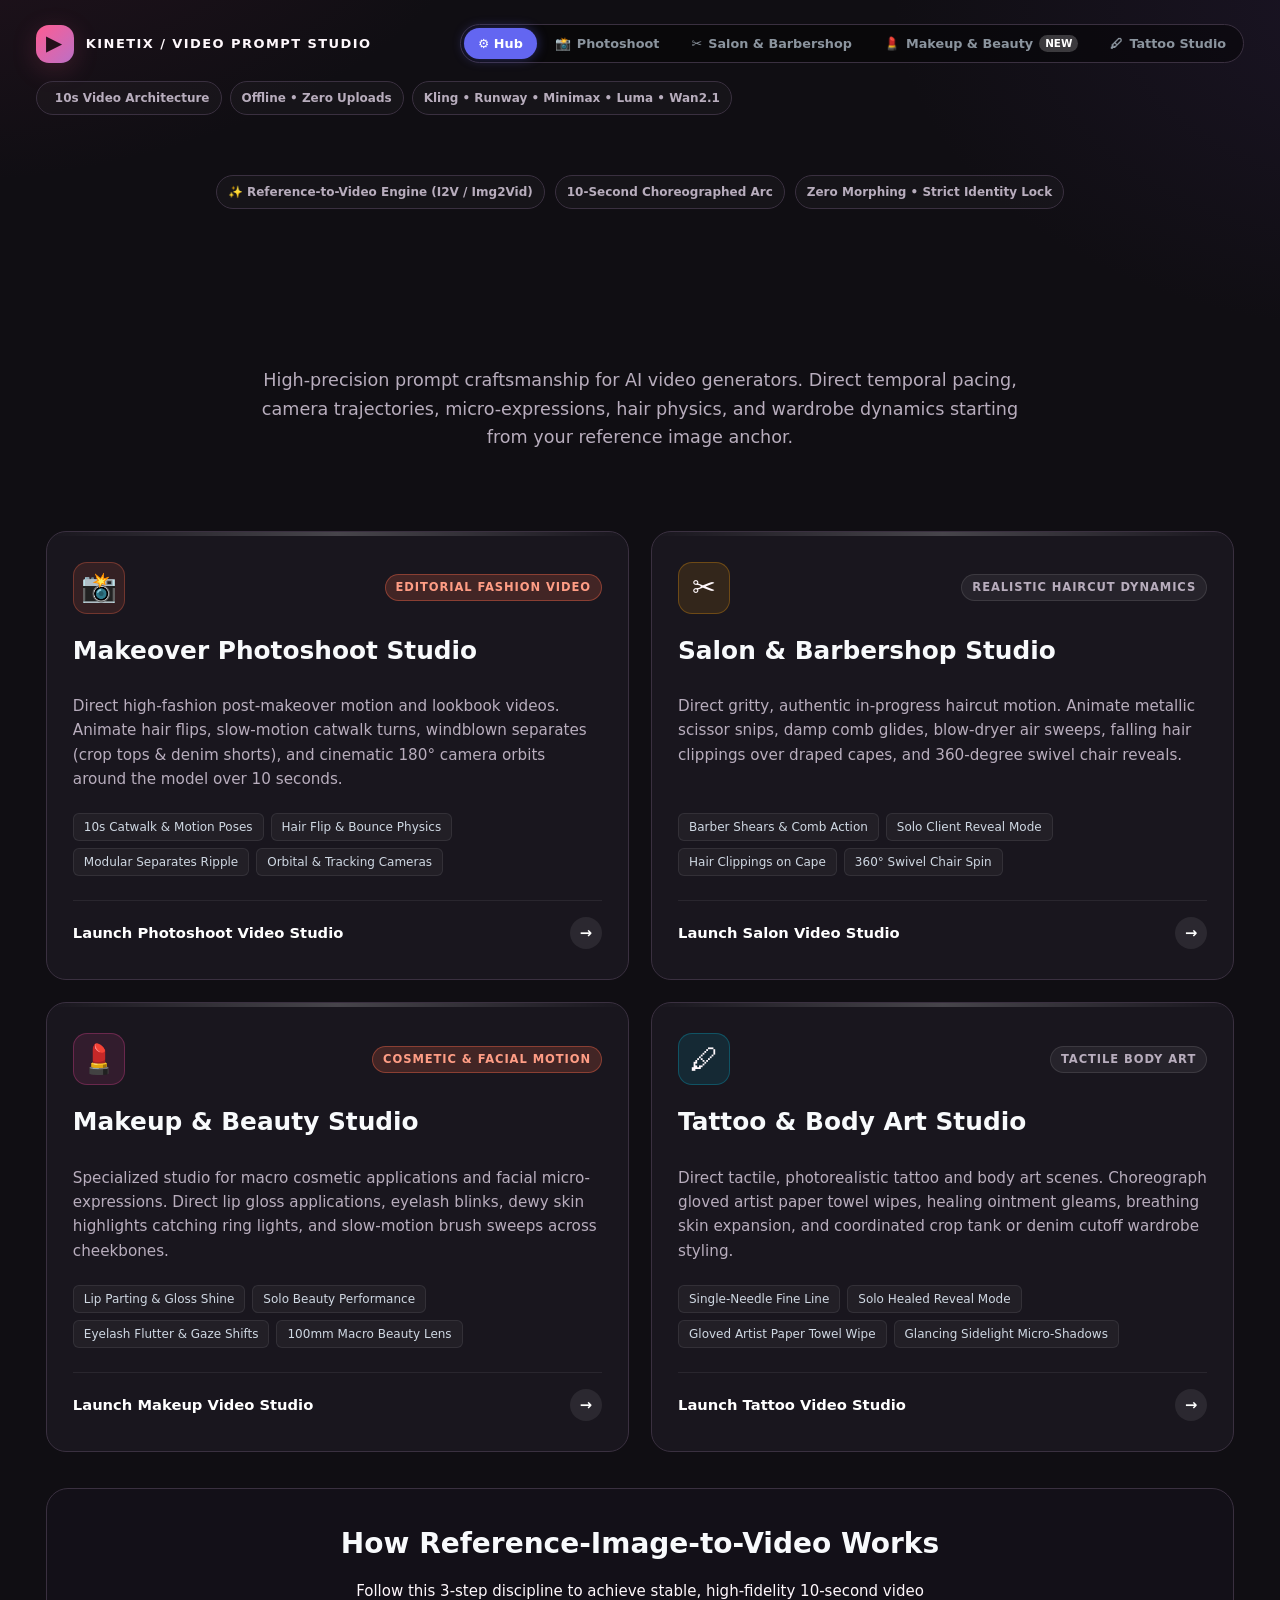
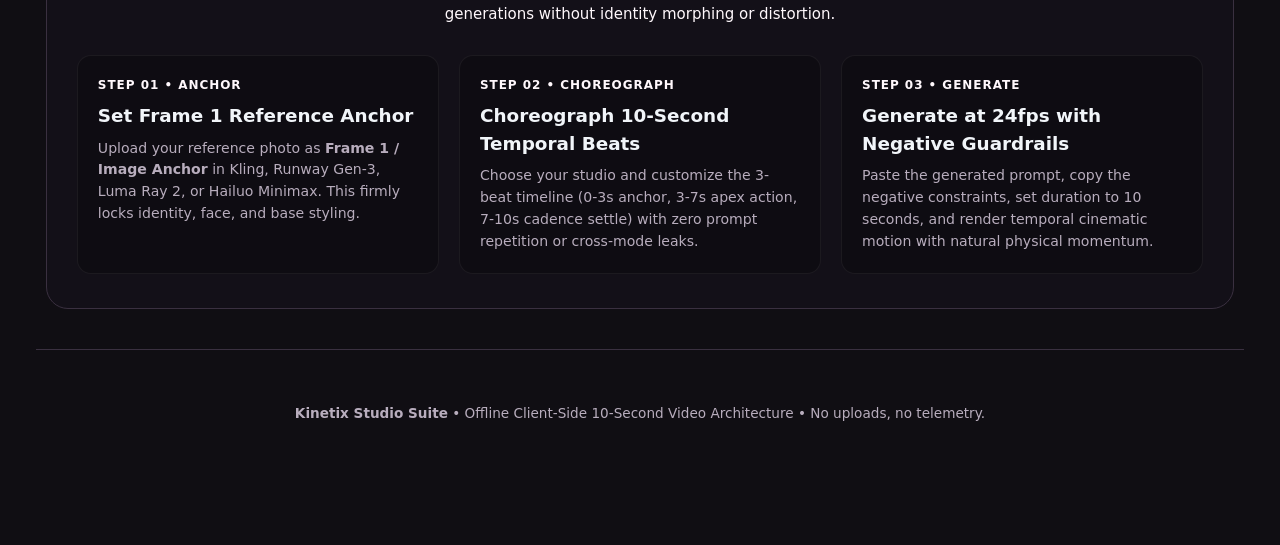
<file: index.html>
<!DOCTYPE html>
<html lang="en">
<head>
<meta charset="utf-8">
<meta name="viewport" content="width=device-width, initial-scale=1">
<meta name="color-scheme" content="dark">
<title>Kinetix / 10-Second Video Prompt Studio</title>
<link rel="stylesheet" href="css/shared.css">
<style>
/* ==========================================================================
   PORTAL GRID & WORKFLOW GUIDE
   ========================================================================== */
.portal-container {
  max-width: 1320px;
  margin: 0 auto;
  padding: 0 10px 40px 10px;
}
.hub-hero {
  text-align: center;
  padding: 40px 20px 36px 20px;
  max-width: 920px;
  margin: 0 auto;
}
.hub-hero h1 {
  font-size: clamp(34px, 4.6vw, 56px);
  font-weight: 850;
  line-height: 1.1;
  letter-spacing: -0.04em;
  margin: 14px 0;
  background: linear-gradient(135deg, #fff 25%, var(--accent-video) 70%, var(--pink2) 100%);
  -webkit-background-clip: text;
  -webkit-text-fill-color: transparent;
}
.hub-hero p {
  font-size: 1.1rem;
  line-height: 1.6;
  color: var(--muted);
  margin: 0 auto 24px auto;
  max-width: 780px;
}
.hub-badges {
  display: flex;
  flex-wrap: wrap;
  justify-content: center;
  gap: 10px;
  margin-bottom: 20px;
}
.portal-grid {
  display: grid;
  grid-template-columns: repeat(2, 1fr);
  gap: 22px;
  margin-top: 20px;
}
@media (max-width: 900px) {
  .portal-grid {
    grid-template-columns: 1fr;
  }
}
.portal-card {
  position: relative;
  background: var(--panel);
  border: 1px solid var(--line);
  border-radius: 20px;
  padding: 30px 26px;
  display: flex;
  flex-direction: column;
  transition: all 0.28s cubic-bezier(0.16, 1, 0.3, 1);
  overflow: hidden;
  text-decoration: none;
  color: inherit;
}
.portal-card::before {
  content: '';
  position: absolute;
  top: 0;
  left: 0;
  right: 0;
  height: 4px;
  background: linear-gradient(90deg, transparent, rgba(255, 255, 255, 0.2), transparent);
  transition: all 0.3s ease;
}
.portal-card:hover {
  transform: translateY(-5px);
  border-color: rgba(255, 107, 74, 0.45);
  box-shadow: 0 18px 40px rgba(0, 0, 0, 0.55), 0 0 28px rgba(255, 107, 74, 0.2);
}
.portal-card.card-photoshoot:hover::before {
  background: linear-gradient(90deg, var(--accent-video), var(--pink));
}
.portal-card.card-salon:hover::before {
  background: linear-gradient(90deg, #f59e0b, #ef4444);
}
.portal-card.card-makeup:hover::before {
  background: linear-gradient(90deg, #ec4899, #c084fc);
}
.portal-card.card-tattoo:hover::before {
  background: linear-gradient(90deg, #06b6d4, #10b981);
}
.portal-card-head {
  display: flex;
  align-items: center;
  justify-content: space-between;
  margin-bottom: 18px;
}
.portal-icon {
  width: 52px;
  height: 52px;
  border-radius: 14px;
  display: flex;
  align-items: center;
  justify-content: center;
  font-size: 1.8rem;
  background: rgba(255, 255, 255, 0.04);
  border: 1px solid rgba(255, 255, 255, 0.08);
}
.card-photoshoot .portal-icon {
  background: rgba(255, 107, 74, 0.12);
  border-color: rgba(255, 107, 74, 0.3);
}
.card-salon .portal-icon {
  background: rgba(245, 158, 11, 0.12);
  border-color: rgba(245, 158, 11, 0.3);
}
.card-makeup .portal-icon {
  background: rgba(236, 72, 153, 0.12);
  border-color: rgba(236, 72, 153, 0.3);
}
.card-tattoo .portal-icon {
  background: rgba(6, 182, 212, 0.12);
  border-color: rgba(6, 182, 212, 0.3);
}
.portal-badge {
  font-size: 0.72rem;
  font-weight: 800;
  text-transform: uppercase;
  letter-spacing: 0.08em;
  padding: 4px 10px;
  border-radius: 999px;
  background: rgba(255, 255, 255, 0.06);
  border: 1px solid rgba(255, 255, 255, 0.1);
  color: var(--muted);
}
.portal-badge.badge-hot {
  background: rgba(255, 107, 74, 0.18);
  border-color: rgba(255, 107, 74, 0.38);
  color: #ff9d85;
}
.portal-title {
  font-size: 1.55rem;
  font-weight: 800;
  margin: 0 0 10px 0;
  color: #f8fafc;
}
.portal-desc {
  font-size: 0.95rem;
  line-height: 1.6;
  color: var(--muted);
  margin-bottom: 22px;
  flex-grow: 1;
}
.portal-features {
  display: flex;
  flex-wrap: wrap;
  gap: 7px;
  margin-bottom: 24px;
}
.portal-tag {
  font-size: 0.75rem;
  padding: 4px 10px;
  border-radius: 6px;
  background: rgba(255, 255, 255, 0.04);
  border: 1px solid rgba(255, 255, 255, 0.08);
  color: #cfd8e3;
}
.portal-cta {
  display: flex;
  align-items: center;
  justify-content: space-between;
  padding-top: 16px;
  border-top: 1px solid rgba(255, 255, 255, 0.07);
  font-weight: 700;
  font-size: 0.92rem;
  color: #fff;
}
.portal-cta-arrow {
  display: inline-flex;
  align-items: center;
  justify-content: center;
  width: 32px;
  height: 32px;
  border-radius: 999px;
  background: rgba(255, 255, 255, 0.08);
  transition: transform 0.2s ease, background 0.2s ease;
}
.portal-card:hover .portal-cta-arrow {
  transform: translateX(4px);
  background: var(--accent-video);
  color: #1a080e;
}

/* Workflow steps */
.workflow-section {
  background: rgba(21, 18, 27, 0.7);
  border: 1px solid var(--line);
  border-radius: 22px;
  padding: 34px 30px;
  margin-top: 36px;
}
.workflow-head {
  text-align: center;
  max-width: 640px;
  margin: 0 auto 30px auto;
}
.workflow-head h2 {
  font-size: 1.75rem;
  margin: 0 0 8px 0;
  color: #f8fafc;
}
.workflow-grid {
  display: grid;
  grid-template-columns: repeat(3, 1fr);
  gap: 20px;
}
@media (max-width: 860px) {
  .workflow-grid {
    grid-template-columns: 1fr;
  }
}
.workflow-card {
  background: rgba(0, 0, 0, 0.25);
  border: 1px solid rgba(255, 255, 255, 0.06);
  border-radius: 14px;
  padding: 20px;
}
.workflow-step {
  font-size: 0.75rem;
  font-weight: 900;
  letter-spacing: 0.08em;
  color: var(--accent-video);
  text-transform: uppercase;
  margin-bottom: 8px;
}
.workflow-card h3 {
  font-size: 1.15rem;
  margin: 0 0 8px 0;
  color: #f1f5f9;
}
.workflow-card p {
  font-size: 0.88rem;
  color: var(--muted);
  line-height: 1.55;
  margin: 0;
}
</style>
</head>
<body>
<div class="shell">
<header class="topbar">
  <div class="brand">
    <span class="brand-mark">&#9654;</span>
    <span>Kinetix / Video Prompt Studio</span>
  </div>
  <nav class="suite-nav" aria-label="Studio Switcher">
    <a href="index.html" class="suite-nav-link active" title="Kinetix Hub">&#9881; Hub</a>
    <a href="photoshoot.html" class="suite-nav-link"><span class="studio-btn-icon">&#128248;</span> Photoshoot</a>
    <a href="salon.html" class="suite-nav-link"><span class="studio-btn-icon">&#9986;</span> Salon &amp; Barbershop</a>
    <a href="makeup.html" class="suite-nav-link"><span class="studio-btn-icon">&#128132;</span> Makeup &amp; Beauty <span class="nav-badge">NEW</span></a>
    <a href="tattoo.html" class="suite-nav-link"><span class="studio-btn-icon">&#128394;</span> Tattoo Studio</a>
  </nav>
  <div class="top-meta">
    <span class="pill"><span class="pill-dot-video"></span> 10s Video Architecture</span>
    <span class="pill">Offline &bull; Zero Uploads</span>
    <span class="pill">Kling &bull; Runway &bull; Minimax &bull; Luma &bull; Wan2.1</span>
  </div>
</header>

<div class="portal-container">
  <section class="hub-hero">
    <div class="hub-badges">
      <span class="pill">&#10024; Reference-to-Video Engine (I2V / Img2Vid)</span>
      <span class="pill">10-Second Choreographed Arc</span>
      <span class="pill">Zero Morphing &bull; Strict Identity Lock</span>
    </div>
    <h1>Turn Reference Images into <span>10-Second Cinematic</span> Videos</h1>
    <p>High-precision prompt craftsmanship for AI video generators. Direct temporal pacing, camera trajectories, micro-expressions, hair physics, and wardrobe dynamics starting from your reference image anchor.</p>
  </section>

  <div class="portal-grid">
    <!-- Card 1: Photoshoot Studio -->
    <a href="photoshoot.html" class="portal-card card-photoshoot">
      <div class="portal-card-head">
        <div class="portal-icon">&#128248;</div>
        <span class="portal-badge badge-hot">Editorial Fashion Video</span>
      </div>
      <h2 class="portal-title">Makeover Photoshoot Studio</h2>
      <p class="portal-desc">Direct high-fashion post-makeover motion and lookbook videos. Animate hair flips, slow-motion catwalk turns, windblown separates (crop tops &amp; denim shorts), and cinematic 180° camera orbits around the model over 10 seconds.</p>
      <div class="portal-features">
        <span class="portal-tag">10s Catwalk &amp; Motion Poses</span>
        <span class="portal-tag">Hair Flip &amp; Bounce Physics</span>
        <span class="portal-tag">Modular Separates Ripple</span>
        <span class="portal-tag">Orbital &amp; Tracking Cameras</span>
      </div>
      <div class="portal-cta">
        <span>Launch Photoshoot Video Studio</span>
        <span class="portal-cta-arrow">&#8594;</span>
      </div>
    </a>

    <!-- Card 2: Salon & Barbershop Studio -->
    <a href="salon.html" class="portal-card card-salon">
      <div class="portal-card-head">
        <div class="portal-icon">&#9986;</div>
        <span class="portal-badge">Realistic Haircut Dynamics</span>
      </div>
      <h2 class="portal-title">Salon &amp; Barbershop Studio</h2>
      <p class="portal-desc">Direct gritty, authentic in-progress haircut motion. Animate metallic scissor snips, damp comb glides, blow-dryer air sweeps, falling hair clippings over draped capes, and 360-degree swivel chair reveals.</p>
      <div class="portal-features">
        <span class="portal-tag">Barber Shears &amp; Comb Action</span>
        <span class="portal-tag">Solo Client Reveal Mode</span>
        <span class="portal-tag">Hair Clippings on Cape</span>
        <span class="portal-tag">360° Swivel Chair Spin</span>
      </div>
      <div class="portal-cta">
        <span>Launch Salon Video Studio</span>
        <span class="portal-cta-arrow">&#8594;</span>
      </div>
    </a>

    <!-- Card 3: Makeup & Beauty Studio -->
    <a href="makeup.html" class="portal-card card-makeup">
      <div class="portal-card-head">
        <div class="portal-icon">&#128132;</div>
        <span class="portal-badge badge-hot">Cosmetic &amp; Facial Motion</span>
      </div>
      <h2 class="portal-title">Makeup &amp; Beauty Studio</h2>
      <p class="portal-desc">Specialized studio for macro cosmetic applications and facial micro-expressions. Direct lip gloss applications, eyelash blinks, dewy skin highlights catching ring lights, and slow-motion brush sweeps across cheekbones.</p>
      <div class="portal-features">
        <span class="portal-tag">Lip Parting &amp; Gloss Shine</span>
        <span class="portal-tag">Solo Beauty Performance</span>
        <span class="portal-tag">Eyelash Flutter &amp; Gaze Shifts</span>
        <span class="portal-tag">100mm Macro Beauty Lens</span>
      </div>
      <div class="portal-cta">
        <span>Launch Makeup Video Studio</span>
        <span class="portal-cta-arrow">&#8594;</span>
      </div>
    </a>

    <!-- Card 4: Tattoo Studio -->
    <a href="tattoo.html" class="portal-card card-tattoo">
      <div class="portal-card-head">
        <div class="portal-icon">&#128394;</div>
        <span class="portal-badge">Tactile Body Art</span>
      </div>
      <h2 class="portal-title">Tattoo &amp; Body Art Studio</h2>
      <p class="portal-desc">Direct tactile, photorealistic tattoo and body art scenes. Choreograph gloved artist paper towel wipes, healing ointment gleams, breathing skin expansion, and coordinated crop tank or denim cutoff wardrobe styling.</p>
      <div class="portal-features">
        <span class="portal-tag">Single-Needle Fine Line</span>
        <span class="portal-tag">Solo Healed Reveal Mode</span>
        <span class="portal-tag">Gloved Artist Paper Towel Wipe</span>
        <span class="portal-tag">Glancing Sidelight Micro-Shadows</span>
      </div>
      <div class="portal-cta">
        <span>Launch Tattoo Video Studio</span>
        <span class="portal-cta-arrow">&#8594;</span>
      </div>
    </a>
  </div>

  <!-- 3-Step Reference-to-Video Workflow Guide -->
  <section class="workflow-section">
    <div class="workflow-head">
      <h2>How Reference-Image-to-Video Works</h2>
      <p>Follow this 3-step discipline to achieve stable, high-fidelity 10-second video generations without identity morphing or distortion.</p>
    </div>
    <div class="workflow-grid">
      <div class="workflow-card">
        <div class="workflow-step">Step 01 &bull; Anchor</div>
        <h3>Set Frame 1 Reference Anchor</h3>
        <p>Upload your reference photo as <strong>Frame 1 / Image Anchor</strong> in Kling, Runway Gen-3, Luma Ray 2, or Hailuo Minimax. This firmly locks identity, face, and base styling.</p>
      </div>
      <div class="workflow-card">
        <div class="workflow-step">Step 02 &bull; Choreograph</div>
        <h3>Choreograph 10-Second Temporal Beats</h3>
        <p>Choose your studio and customize the 3-beat timeline (0-3s anchor, 3-7s apex action, 7-10s cadence settle) with zero prompt repetition or cross-mode leaks.</p>
      </div>
      <div class="workflow-card">
        <div class="workflow-step">Step 03 &bull; Generate</div>
        <h3>Generate at 24fps with Negative Guardrails</h3>
        <p>Paste the generated prompt, copy the negative constraints, set duration to 10 seconds, and render temporal cinematic motion with natural physical momentum.</p>
      </div>
    </div>
  </section>
</div>

<footer style="text-align:center; padding: 40px 20px 60px 20px; color: var(--muted); font-size: 0.85rem; border-top: 1px solid var(--line);">
  <p><strong>Kinetix Studio Suite</strong> &bull; Offline Client-Side 10-Second Video Architecture &bull; No uploads, no telemetry.</p>
</footer>
</div>
</body>
</html>
</file>
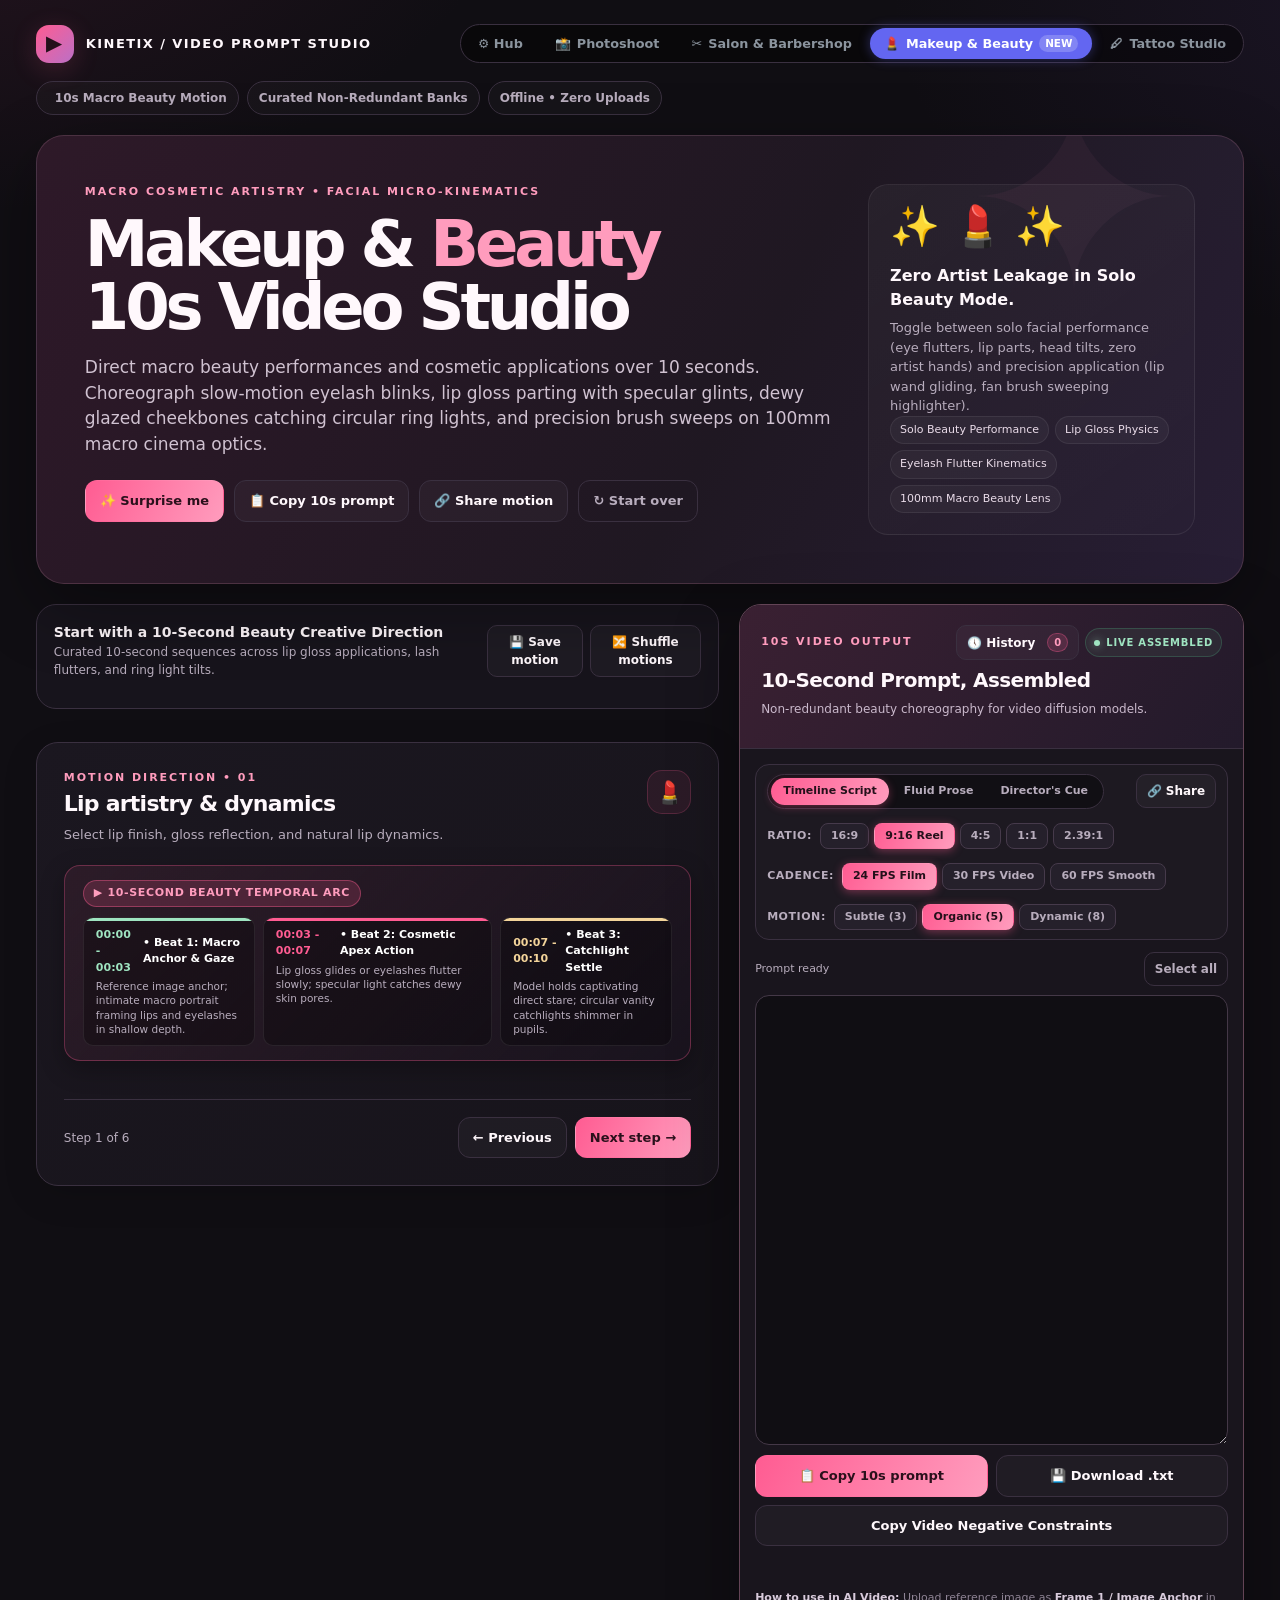
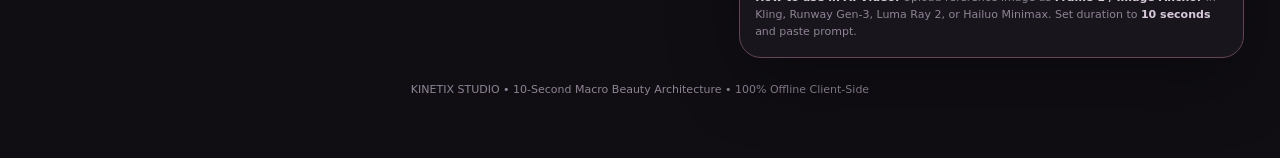
<file: makeup.html>
<!doctype html>
<html lang="en">
<head>
<meta charset="utf-8">
<meta name="viewport" content="width=device-width, initial-scale=1">
<meta name="color-scheme" content="dark">
<title>Kinetix / Makeup &amp; Beauty 10s Video Studio</title>
<link rel="stylesheet" href="css/shared.css">
<style>
.presentation-mode-toggle {
  grid-column: 1 / -1;
  display: flex;
  align-items: center;
  justify-content: space-between;
  background: rgba(255, 255, 255, 0.04);
  border: 1px solid var(--line);
  padding: 12px 16px;
  border-radius: 14px;
  margin-bottom: 8px;
}
.presentation-mode-toggle strong { font-size: 13px; color: #fff; }
.presentation-mode-toggle p { font-size: 11px; color: var(--muted); margin: 2px 0 0; }
.solo-beauty-badge {
  display: inline-flex;
  align-items: center;
  gap: 5px;
  background: rgba(236, 72, 153, 0.15);
  color: #f472b6;
  font-size: 10.5px;
  font-weight: 800;
  padding: 3px 8px;
  border-radius: 999px;
  border: 1px solid rgba(236, 72, 153, 0.35);
}
</style>
</head>
<body>
<div class="shell">
<header class="topbar">
  <div class="brand">
    <span class="brand-mark">&#9654;</span>
    <span>Kinetix / Video Prompt Studio</span>
  </div>
  <nav class="suite-nav" aria-label="Studio Switcher">
    <a href="index.html" class="suite-nav-link" title="Kinetix Hub">&#9881; Hub</a>
    <a href="photoshoot.html" class="suite-nav-link"><span class="studio-btn-icon">&#128248;</span> Photoshoot</a>
    <a href="salon.html" class="suite-nav-link"><span class="studio-btn-icon">&#9986;</span> Salon &amp; Barbershop</a>
    <a href="makeup.html" class="suite-nav-link active"><span class="studio-btn-icon">&#128132;</span> Makeup &amp; Beauty <span class="nav-badge">NEW</span></a>
    <a href="tattoo.html" class="suite-nav-link"><span class="studio-btn-icon">&#128394;</span> Tattoo Studio</a>
  </nav>
  <div class="top-meta">
    <span class="pill"><span class="pill-dot-video"></span> 10s Macro Beauty Motion</span>
    <span class="pill" id="totalOptionCount">Curated Non-Redundant Banks</span>
    <span class="pill">Offline &bull; Zero Uploads</span>
  </div>
</header>

<section class="hero">
  <div>
    <div class="eyebrow" id="heroEyebrow">Macro Cosmetic Artistry &bull; Facial Micro-Kinematics</div>
    <h1 id="heroTitle">Makeup &amp; <span>Beauty</span><br>10s Video Studio</h1>
    <p id="heroDescription">Direct macro beauty performances and cosmetic applications over 10 seconds. Choreograph slow-motion eyelash blinks, lip gloss parting with specular glints, dewy glazed cheekbones catching circular ring lights, and precision brush sweeps on 100mm macro cinema optics.</p>
    <div class="hero-actions">
      <button class="btn btn-primary" id="randomTop">&#10024; Surprise me</button>
      <button class="btn btn-secondary" id="copyTop">&#128203; Copy 10s prompt</button>
      <button class="btn btn-secondary" id="shareLookTop" type="button">&#128279; Share motion</button>
      <button class="btn btn-quiet" id="resetTop">&#8635; Start over</button>
    </div>
  </div>
  <aside class="hero-note">
    <div class="sparkle">&#10024; &#128132; &#10024;</div>
    <div>
      <strong>Zero Artist Leakage in Solo Beauty Mode.</strong>
      <p>Toggle between solo facial performance (eye flutters, lip parts, head tilts, zero artist hands) and precision application (lip wand gliding, fan brush sweeping highlighter).</p>
      <div class="tags">
        <span class="tag">Solo Beauty Performance</span>
        <span class="tag">Lip Gloss Physics</span>
        <span class="tag">Eyelash Flutter Kinematics</span>
        <span class="tag">100mm Macro Beauty Lens</span>
      </div>
    </div>
  </aside>
</section>

<div class="layout">
<main class="builder">
  <section class="preset-strip">
    <div class="strip-head">
      <div>
        <h2>Start with a 10-Second Beauty Creative Direction</h2>
        <p>Curated 10-second sequences across lip gloss applications, lash flutters, and ring light tilts.</p>
      </div>
      <div class="strip-actions">
        <button class="btn btn-secondary btn-small" id="saveCustomLook" type="button">&#128190; Save motion</button>
        <button class="btn btn-secondary btn-small" id="shuffleLooks" type="button">&#128256; Shuffle motions</button>
      </div>
    </div>
    <div class="preset-grid" id="presets"></div>
  </section>

  <nav class="section-tabs" id="tabs" aria-label="Prompt builder sections"></nav>

  <section class="step-card" id="stepCard">
    <div class="step-head">
      <div>
        <div class="eyebrow" id="stepEyebrow">Motion Direction &bull; 01</div>
        <h2 id="stepTitle">Lip artistry &amp; dynamics</h2>
        <p id="stepDescription">Select lip finish, gloss reflection, and natural lip dynamics.</p>
      </div>
      <div class="step-icon" id="stepIcon">&#128132;</div>
    </div>

    <!-- Visual 10s Timeline Preview Widget -->
    <div class="timeline-card" id="timelinePreview">
      <div class="timeline-head">
        <span class="timeline-badge">&#9654; 10-Second Beauty Temporal Arc</span>
        <span id="presentationStatus"></span>
      </div>
      <div class="timeline-track">
        <div class="timeline-beat-card beat-1">
          <div class="beat-time"><span style="color:var(--green)">00:00 - 00:03</span> &bull; Beat 1: Macro Anchor &amp; Gaze</div>
          <div class="beat-label" id="beat1Text">Reference image anchor; intimate macro portrait framing lips and eyelashes in shallow depth.</div>
        </div>
        <div class="timeline-beat-card beat-2">
          <div class="beat-time"><span style="color:var(--pink)">00:03 - 00:07</span> &bull; Beat 2: Cosmetic Apex Action</div>
          <div class="beat-label" id="beat2Text">Lip gloss glides or eyelashes flutter slowly; specular light catches dewy skin pores.</div>
        </div>
        <div class="timeline-beat-card beat-3">
          <div class="beat-time"><span style="color:var(--yellow)">00:07 - 00:10</span> &bull; Beat 3: Catchlight Settle</div>
          <div class="beat-label" id="beat3Text">Model holds captivating direct stare; circular vanity catchlights shimmer in pupils.</div>
        </div>
      </div>
    </div>

    <!-- Main Core Fields Grid -->
    <div class="field-grid" id="fields"></div>

    <!-- Progressive Disclosure Fine-Tune Area -->
    <div id="fineTuneArea"></div>
    <div id="specialContent"></div>
    
    <div class="step-foot">
      <span class="step-count" id="stepCount">Step 1 of 6</span>
      <div class="step-buttons">
        <button class="btn btn-secondary" id="prevStep">&#8592; Previous</button>
        <button class="btn btn-primary" id="nextStep">Next step &#8594;</button>
      </div>
    </div>
  </section>
</main>

<aside class="preview">
  <div class="preview-head">
    <div class="preview-top">
      <div class="eyebrow">10s Video Output</div>
      <div class="preview-top-actions">
        <button class="btn btn-secondary btn-small" id="openHistoryBtn" type="button" title="View prompt history">&#128340; History <span class="badge" id="historyBadge">0</span></button>
        <span class="live">Live Assembled</span>
      </div>
    </div>
    <h2>10-Second Prompt, Assembled</h2>
    <p>Non-redundant beauty choreography for video diffusion models.</p>
    <div class="summary" id="summary"></div>
  </div>

  <div class="preview-body">
    <div class="preview-toolbar">
      <div class="toolbar-row">
        <div class="seg-control" id="modeSegControl">
          <button type="button" class="seg-btn active" id="btnTimelineMode">Timeline Script</button>
          <button type="button" class="seg-btn" id="btnFluidMode">Fluid Prose</button>
          <button type="button" class="seg-btn" id="btnDirectorMode">Director's Cue</button>
        </div>
        <button class="btn btn-secondary btn-small" id="shareLookBtn" type="button" title="Copy shareable link">&#128279; Share</button>
      </div>

      <div class="ratio-row">
        <span class="ratio-label">Ratio:</span>
        <div class="ratio-chips" id="ratioChips">
          <button type="button" class="ratio-chip" data-ratio="16:9">16:9</button>
          <button type="button" class="ratio-chip active" data-ratio="9:16">9:16 Reel</button>
          <button type="button" class="ratio-chip" data-ratio="4:5">4:5</button>
          <button type="button" class="ratio-chip" data-ratio="1:1">1:1</button>
          <button type="button" class="ratio-chip" data-ratio="2.39:1">2.39:1</button>
        </div>
      </div>

      <div class="ratio-row">
        <span class="ratio-label">Cadence:</span>
        <div class="ratio-chips" id="fpsChips">
          <button type="button" class="ratio-chip active" data-fps="24fps">24 FPS Film</button>
          <button type="button" class="ratio-chip" data-fps="30fps">30 FPS Video</button>
          <button type="button" class="ratio-chip" data-fps="60fps">60 FPS Smooth</button>
        </div>
      </div>

      <div class="ratio-row">
        <span class="ratio-label">Motion:</span>
        <div class="ratio-chips" id="motionChips">
          <button type="button" class="ratio-chip" data-motion="Subtle (3/10)">Subtle (3)</button>
          <button type="button" class="ratio-chip active" data-motion="Organic (5/10)">Organic (5)</button>
          <button type="button" class="ratio-chip" data-motion="Dynamic (8/10)">Dynamic (8)</button>
        </div>
      </div>
    </div>

    <div class="prompt-meta">
      <span id="wordCount">Prompt ready</span>
      <button class="btn btn-quiet btn-small" id="selectPrompt">Select all</button>
    </div>

    <textarea class="prompt-area" id="prompt" spellcheck="false" aria-label="Generated 10-second video prompt"></textarea>

    <div class="preview-buttons">
      <button class="btn btn-primary" id="copy">&#128203; Copy 10s prompt</button>
      <button class="btn btn-secondary" id="download">&#128190; Download .txt</button>
      <button class="btn btn-secondary span2" id="copyNegative">Copy Video Negative Constraints</button>
    </div>
    <div class="toast" id="toast" role="status" aria-live="polite"></div>
  </div>

  <div class="preview-help">
    <strong>How to use in AI Video:</strong> Upload reference image as <strong>Frame 1 / Image Anchor</strong> in Kling, Runway Gen-3, Luma Ray 2, or Hailuo Minimax. Set duration to <strong>10 seconds</strong> and paste prompt.
  </div>
</aside>
</div>

<!-- History Modal -->
<div class="history-modal" id="historyModal">
  <div class="history-head">
    <div>
      <h3>10s Beauty Video Prompt History</h3>
      <p>Recent prompts and motions saved this session.</p>
    </div>
    <div class="history-head-actions">
      <button class="btn-quiet btn-small" id="clearHistoryBtn" type="button">Clear</button>
      <button class="btn-quiet btn-small" id="closeHistoryBtn" type="button">&#10005; Close</button>
    </div>
  </div>
  <div class="history-list" id="historyList"></div>
</div>
<div class="modal-backdrop" id="historyBackdrop"></div>

<p class="fineprint">KINETIX STUDIO &bull; 10-Second Macro Beauty Architecture &bull; 100% Offline Client-Side</p>
</div>

<script>
(()=>{
const O = (label, text=label, desc='', cat='General') => ({ label, text, desc, cat });

// ==========================================
// DEDUPLICATED OPTION BANKS: MAKEUP & BEAUTY
// ==========================================
const lipLook = [
  O('Ultra-glossy clear glass lip over nude liner', 'ultra-glossy clear glass lip gloss over a soft nude-pink liner, with luminous mirror-like specular highlights catching the vanity light'),
  O('Velvet-matte bold crimson red lip', 'a velvet-matte crimson red lip with crisp razor-sharp outer contour, softly parted in confident posture'),
  O('Plump berry tinted hydration with dewy sheen', 'hydrated plump lips with a subtle sheer berry stain and realistic moisture sheen'),
  O('Peachy nude satin finish with blurred edges', 'a soft peachy-nude satin lip finish with delicately blurred natural borders')
];

const eyeLook = [
  O('Long feathery individual lashes with feline flick', 'long feathery individual lash extensions with a crisp black winged liquid eyeliner flick accentuating almond eye contour'),
  O('Soft bronze shimmer with smudged lower lashline', 'warm bronze eyeshadow with subtle golden micro-shimmer across eyelids and a softly smudged lower lashline'),
  O('Clean minimalist defined brows & curled natural lashes', 'naturally brushed feathered brow lamination paired with clean curled lashes and clear mascara definition'),
  O('Smoky espresso liner with golden inner-corner highlight', 'a smudged espresso brown pencil liner with a glowing champagne-gold highlight at the inner eye tear ducts')
];

const complexion = [
  O('Glazed-donut dewy skin with visible natural pores', 'ultra-hydrated glazed-donut skin finish with dewy cheekbone highlights, visible authentic skin pores, and natural facial asymmetry'),
  O('Soft velvet-satin finish with natural cheek flush', 'a refined velvet-satin complexion with a natural warm peach blush on high cheekbones and realistic skin texture'),
  O('Sun-kissed bronze radiance with dewy bridge of nose', 'sun-kissed golden radiance with soft bronzer across cheekbones, subtle freckles, and a delicate highlight on the bridge of the nose')
];

// 10s Choreography for Solo Beauty Mode (Zero Artist)
const choreographySolo = [
  O('Slow-motion eyelash flutter & direct gaze lock',
    'Between 00:00 and 00:04 her eyes are cast gently downward, displaying shimmering bronze eyeshadow across eyelids; at 00:05 her long feathery eyelashes flutter in slow motion and slowly lift upward; from 00:07 to 00:10 she locks an intimate, luminous direct gaze into the camera lens with softly parted lips',
    'Eyelash Flutter & Gaze Lock'),
  O('Head tilt & ring light specular glide',
    'Between 00:00 and 00:04 framed in tight macro portrait; at 00:05 she slowly tilts her head from left to right as the circular vanity ring light glides across her high cheekbones and lip gloss; from 00:07 to 00:10 settles facing keylight with a soft, knowing candid smile',
    'Head Tilt & Specular Glide'),
  O('Subtle lip parting breath & candid smirk',
    'Between 00:00 and 00:04 lips start resting gently closed; at 00:05 she exhales a subtle candid breath, lips parting softly to reveal healthy white teeth while glass gloss reflects specular highlights; from 00:07 to 00:10 curves into a confident editorial smirk',
    'Lip Parting Breath & Smirk')
];

// 10s Choreography for Artist Application Mode
const choreographyArtist = [
  O('Highlighter fan brush sweep across cheekbone',
    'Between 00:00 and 00:04 model holds her head poised; at 00:05 a fluffy makeup fan brush sweeps softly along her high cheekbone ridge, micro-pearl particles catching the light; from 00:07 to 00:10 the brush lifts away as her dewy cheekbone gleams under the keylight',
    'Fan Brush Cheekbone Sweep'),
  O('Lip gloss precision wand glide & press',
    'Between 00:00 and 00:04 model keeps lips parted; at 00:05 a precision silicone gloss wand glides smoothly across her lower lip, depositing high-shine mirror glaze; from 00:07 to 00:10 she gently presses her lips together and releases with high-gloss specular shine',
    'Lip Wand Precision Glide'),
  O('Eyelash spoolie brush comb & lift',
    'Between 00:00 and 00:04 eyes look straight ahead; at 00:05 a slender mascara spoolie combs through the tips of her upper lashes, separating individual strands; from 00:07 to 00:10 the tool clears the frame as she blinks softly into the lens',
    'Eyelash Spoolie Comb')
];

const cameraOptics = [
  O('100mm Macro Cinema Prime at f/1.8', '100mm macro cinema prime lens at f/1.8 with razor-sharp focal plane on eyelashes and lips, melting background into buttery bokeh'),
  O('85mm Portrait Prime with slow dolly push-in', '85mm f/1.4 cinema prime with a gentle, imperceptible dolly push-in tracking from bust into tight beauty framing'),
  O('50mm Natural Perspective at f/1.4', '50mm f/1.4 lens capturing intimate beauty framing with natural human optical perspective')
];

const vanityLighting = [
  O('Circular vanity ring light (halo catchlights)', 'large circular vanity ring light placed directly in front, casting signature circular halo catchlights in her pupils and wrapping soft illumination around her face'),
  O('Softbox key with warm honeycomb rim light', 'large diffused key light from 45 degrees paired with a warm golden honeycomb rim light tracing the jawline and temple'),
  O('Natural diffused daylight from vanity window', 'soft directional daylight streaming from a nearby studio window, producing gentle pastel gradients and realistic skin scattering')
];

// Checks
const finishChecks = [
  { id: 'identity', label: 'Strict identity preservation from reference image', detail: 'Lock exact facial features, bone structure, and warm Indian skin tone from reference.', checked: true },
  { id: 'skinRealism', label: 'Authentic skin texture & visible pores', detail: 'Realistic epidermal pores, natural micro-details; strictly avoid waxy, plastic, or airbrushed AI sheen.', checked: true },
  { id: 'glossPhysics', label: 'Specular gloss physics (no pixel melting)', detail: 'Lip gloss reflections follow physical optical angles without digital artifacts or warping.', checked: true },
  { id: 'eyeMechanics', label: 'Natural blink speed & ocular moisture', detail: 'Believable human blinking mechanics with natural moisture shine; zero pupil duplication.', checked: true },
  { id: 'antiWarp', label: 'Temporal cosmetic stability', detail: 'Zero tool morphing, no disappearing brushes, and no double eyelids across all 10 seconds.', checked: true }
];

// State
let activeSection = 'lips';
let presentationMode = 'solo'; // 'solo' | 'artist'
let activeRatio = '9:16';
let activeFps = '24fps';
let activeMotion = 'Organic (5/10)';
let outputFormat = 'timeline';
let promptHistory = [];

const values = {};
const checkState = {};
finishChecks.forEach(c => checkState[c.id] = c.checked);

const sections = [
  { id: 'lips', name: 'Lip artistry & dynamics', icon: '&#128132;', desc: 'Lipstick finishes, high-shine gloss, and lip dynamics.' },
  { id: 'eyes', name: 'Eye dynamics & gaze', icon: '&#128065;', desc: 'Eyelash flutter, liner flicks, and gaze direction.' },
  { id: 'skin', name: 'Complexion & skin dewiness', icon: '&#10024;', desc: 'Dewy skin pores, cheekbone blush, and bronzer.' },
  { id: 'presentation', name: 'Mode & application', icon: '&#128396;', desc: 'Solo beauty performance or precision artist application.' },
  { id: 'camera', name: 'Macro optics & lighting', icon: '&#127910;', desc: '100mm macro primes, ring lights, and halo catchlights.' },
  { id: 'finish', name: 'Finish & video guardrails', icon: '&#128737;', desc: 'Identity locking, anti-warp directives, and negative exclusions.' }
];

const fields = {
  lipLook: { section: 'lips', label: 'Lip Color & Specular Finish', opts: lipLook, def: 0 },
  eyeLook: { section: 'eyes', label: 'Eye Makeup & Eyelash Styling', opts: eyeLook, def: 0 },
  complexion: { section: 'skin', label: 'Skin Complexion & Dewy Finish', opts: complexion, def: 0 },
  choreographySolo: { section: 'presentation', label: '10s Solo Beauty Choreography Arc', opts: choreographySolo, def: 0 },
  choreographyArtist: { section: 'presentation', label: '10s Artist Application Choreography Arc', opts: choreographyArtist, def: 0 },
  cameraOptics: { section: 'camera', label: 'Cinema Lens & Framing', opts: cameraOptics, def: 0 },
  vanityLighting: { section: 'camera', label: 'Vanity Illumination & Catchlights', opts: vanityLighting, def: 0 }
};

Object.entries(fields).forEach(([k, f]) => {
  values[k] = f.opts[f.def || 0];
});

// Presets
const presets = [
  {
    title: 'Lip Gloss Glint & Slow-Motion Lash Flutter',
    icon: '&#128132;',
    sub: 'Solo Beauty &bull; Eyelash Flutter &bull; Glazed Lips &bull; Ring Light',
    mode: 'solo',
    set: {
      lipLook: lipLook[0], eyeLook: eyeLook[0], complexion: complexion[0],
      choreographySolo: choreographySolo[0], cameraOptics: cameraOptics[0], vanityLighting: vanityLighting[0]
    }
  },
  {
    title: 'Highlighter Fan Brush Cheekbone Sweep',
    icon: '&#128396;',
    sub: 'Artist Application &bull; Fan Brush Sweep &bull; Pearl Cheekbone',
    mode: 'artist',
    set: {
      lipLook: lipLook[2], eyeLook: eyeLook[1], complexion: complexion[0],
      choreographyArtist: choreographyArtist[0], cameraOptics: cameraOptics[0], vanityLighting: vanityLighting[1]
    }
  },
  {
    title: 'Velvet Matte Red Lip & Editorial Stare',
    icon: '&#128065;',
    sub: 'Solo Beauty &bull; Crimson Matte &bull; Feline Liner &bull; 85mm Prime',
    mode: 'solo',
    set: {
      lipLook: lipLook[1], eyeLook: eyeLook[0], complexion: complexion[1],
      choreographySolo: choreographySolo[2], cameraOptics: cameraOptics[1], vanityLighting: vanityLighting[1]
    }
  },
  {
    title: 'Ring Light Head Tilt & Specular Glide',
    icon: '&#10024;',
    sub: 'Solo Beauty &bull; Head Tilt &bull; Specular Catchlights &bull; 100mm Macro',
    mode: 'solo',
    set: {
      lipLook: lipLook[0], eyeLook: eyeLook[2], complexion: complexion[2],
      choreographySolo: choreographySolo[1], cameraOptics: cameraOptics[0], vanityLighting: vanityLighting[0]
    }
  }
];

const el = id => document.getElementById(id);

function renderTabs() {
  const tabsEl = el('tabs');
  tabsEl.innerHTML = '';
  sections.forEach((sec, idx) => {
    const b = document.createElement('button');
    b.type = 'button';
    b.className = `tab ${sec.id === activeSection ? 'active' : ''}`;
    b.innerHTML = `<span class="tab-no">0${idx+1}</span>${sec.icon} ${sec.name}`;
    b.addEventListener('click', () => goSection(sec.id));
    tabsEl.appendChild(b);
  });
}

function goSection(secId) {
  activeSection = secId;
  const s = sections.find(x => x.id === secId);
  if (!s) return;
  const idx = sections.indexOf(s);
  el('stepEyebrow').textContent = `Motion Direction &bull; 0${idx+1}`;
  el('stepTitle').textContent = s.name;
  el('stepDescription').textContent = s.desc;
  el('stepIcon').innerHTML = s.icon;
  el('stepCount').textContent = `Step ${idx+1} of ${sections.length}`;
  renderTabs();
  renderFields();
}

function createSelectField(id, f) {
  const wrap = document.createElement('div');
  wrap.className = 'field full';

  const labelRow = document.createElement('div');
  labelRow.className = 'label-row';
  labelRow.innerHTML = `<label>${f.label}</label><span class="option-count">${f.opts.length} choices</span>`;
  wrap.appendChild(labelRow);

  const custom = document.createElement('div');
  custom.className = 'custom-select';

  const trigger = document.createElement('button');
  trigger.type = 'button';
  trigger.className = 'select-trigger';
  trigger.innerHTML = `<span class="current">${values[id]?.label || f.opts[0].label}</span><span class="chevron">&#9662;</span>`;

  const menu = document.createElement('div');
  menu.className = 'select-menu';

  const search = document.createElement('input');
  search.type = 'text';
  search.className = 'select-search';
  search.placeholder = `Search ${f.label.toLowerCase()}...`;
  menu.appendChild(search);

  const list = document.createElement('div');
  list.className = 'option-list';

  f.opts.forEach(opt => {
    const b = document.createElement('button');
    b.type = 'button';
    b.className = `choice ${values[id]?.label === opt.label ? 'selected' : ''}`;
    b.innerHTML = `<span>${opt.label}</span>${values[id]?.label === opt.label ? '<span class="checkmark">&#10003;</span>' : ''}`;
    b.addEventListener('click', () => {
      values[id] = opt;
      trigger.querySelector('.current').textContent = opt.label;
      custom.classList.remove('open');
      buildPrompt();
    });
    list.appendChild(b);
  });

  search.addEventListener('input', () => {
    const q = search.value.toLowerCase().trim();
    list.querySelectorAll('.choice').forEach(c => {
      c.style.display = c.textContent.toLowerCase().includes(q) ? 'block' : 'none';
    });
  });

  menu.appendChild(list);
  custom.appendChild(trigger);
  custom.appendChild(menu);

  trigger.addEventListener('click', (e) => {
    e.stopPropagation();
    const wasOpen = custom.classList.contains('open');
    document.querySelectorAll('.custom-select.open').forEach(x => x.classList.remove('open'));
    if (!wasOpen) {
      custom.classList.add('open');
      search.value = '';
      list.querySelectorAll('.choice').forEach(c => c.style.display = 'block');
      search.focus();
    }
  });

  wrap.appendChild(custom);
  return wrap;
}

function renderFields() {
  const host = el('fields');
  const fineArea = el('fineTuneArea');
  host.innerHTML = '';
  fineArea.innerHTML = '';

  if (activeSection === 'finish') {
    renderFinishSection(host);
    return;
  }

  // Presentation mode switcher
  if (activeSection === 'presentation') {
    const toggleCard = document.createElement('div');
    toggleCard.className = 'presentation-mode-toggle';
    toggleCard.innerHTML = `
      <div>
        <strong>Presentation Mode</strong>
        <p>Choose between solo facial performance or precision artist cosmetic application.</p>
      </div>
      <div class="seg-control">
        <button type="button" class="seg-btn ${presentationMode === 'solo' ? 'active' : ''}" id="btnModeSolo">Solo Beauty Performance</button>
        <button type="button" class="seg-btn ${presentationMode === 'artist' ? 'active' : ''}" id="btnModeArtist">Artist Application</button>
      </div>
    `;
    toggleCard.querySelector('#btnModeSolo').addEventListener('click', () => {
      presentationMode = 'solo';
      renderFields();
      buildPrompt();
      toast('Switched to Solo Beauty Performance (Zero Artist Hands).');
    });
    toggleCard.querySelector('#btnModeArtist').addEventListener('click', () => {
      presentationMode = 'artist';
      renderFields();
      buildPrompt();
      toast('Switched to Artist Cosmetic Application (Brushes & Wands active).');
    });
    host.appendChild(toggleCard);
  }

  // Filter fields
  const secFields = Object.entries(fields).filter(([k, f]) => {
    if (f.section !== activeSection) return false;
    if (activeSection === 'presentation') {
      if (presentationMode === 'solo' && k === 'choreographyArtist') return false;
      if (presentationMode === 'artist' && k === 'choreographySolo') return false;
    }
    return true;
  });

  secFields.forEach(([id, f]) => {
    host.appendChild(createSelectField(id, f));
  });
}

function renderFinishSection(host) {
  const wrap = document.createElement('div');
  wrap.className = 'field full';
  wrap.innerHTML = `<div class="label-row"><label>10-Second Macro Beauty Consistency Guardrails</label></div>`;

  const checksDiv = document.createElement('div');
  checksDiv.className = 'checks';

  finishChecks.forEach(c => {
    const item = document.createElement('label');
    item.className = 'check';
    item.innerHTML = `
      <input type="checkbox" id="chk_${c.id}" ${checkState[c.id] ? 'checked' : ''}>
      <div>
        <strong>${c.label}</strong>
        <small>${c.detail}</small>
      </div>
    `;
    item.querySelector('input').addEventListener('change', (e) => {
      checkState[c.id] = e.target.checked;
      buildPrompt();
    });
    checksDiv.appendChild(item);
  });

  wrap.appendChild(checksDiv);
  host.appendChild(wrap);
}

document.addEventListener('click', () => {
  document.querySelectorAll('.custom-select.open').forEach(x => x.classList.remove('open'));
});

// Presets
function renderPresets() {
  const pHost = el('presets');
  pHost.innerHTML = '';
  presets.forEach(p => {
    const card = document.createElement('button');
    card.type = 'button';
    card.className = 'preset';
    card.innerHTML = `
      <div class="preset-icon">${p.icon}</div>
      <strong>${p.title}</strong>
      <small>${p.sub}</small>
    `;
    card.addEventListener('click', () => {
      if (p.mode) presentationMode = p.mode;
      Object.assign(values, p.set);
      renderFields();
      buildPrompt();
      toast(`Applied 10s beauty motion: ${p.title}`);
    });
    pHost.appendChild(card);
  });
}

// Build Prompt
function buildPrompt() {
  el('presentationStatus').innerHTML = presentationMode === 'solo'
    ? `<span class="solo-beauty-badge">&#10003; Solo Beauty (Zero Artist Hands)</span>`
    : `<span style="color:var(--muted); font-size:11px;">Artist Application</span>`;

  const choreo = presentationMode === 'solo'
    ? (values.choreographySolo?.text || '')
    : (values.choreographyArtist?.text || '');

  let beat1Prose = '';
  let beat2Prose = '';
  let beat3Prose = '';

  if (presentationMode === 'solo') {
    beat1Prose = `Video opens on an intimate macro portrait framing her face and lips. Shot on ${values.cameraOptics?.text || ''}. Natural chest breathing, subtle eye contact.`;
    beat2Prose = `Core dynamic action: ${choreo}. Glazed lip gloss catches specular highlights organically without digital warping.`;
    beat3Prose = `Camera holds razor-sharp focal lock. Model locks her magnetic direct gaze into the lens with a subtle knowing smirk as specular highlights settle.`;
  } else {
    beat1Prose = `Video opens on the model holding poised head posture in macro framing. Shot on ${values.cameraOptics?.text || ''}. Cosmetic applicator approaches.`;
    beat2Prose = `Core dynamic cosmetic action: ${choreo}. Skin texture responds naturally to light touch.`;
    beat3Prose = `The applicator clears the frame smoothly. Model turns slightly toward keylight, admiring the finished application with an approving candid smile.`;
  }

  el('beat1Text').textContent = `[00:00-00:03] ${beat1Prose}`;
  el('beat2Text').textContent = `[00:03-00:07] ${beat2Prose}`;
  el('beat3Text').textContent = `[00:07-00:10] ${beat3Prose}`;

  const lines = [];

  if (outputFormat === 'timeline') {
    lines.push('REFERENCE-IMAGE TO 10-SECOND MACRO BEAUTY & MAKEUP VIDEO');
    lines.push('');
    lines.push('INITIAL FRAME ANCHOR (00:00):');
    lines.push('• Begins seamlessly from the reference image, locking the female model's recognizable facial structure, Indian heritage, and bone structure in macro focus.');
    if (presentationMode === 'solo') {
      lines.push('• Solo Beauty Directive: Strictly solo female subject only; zero makeup artist hands, applicators, or secondary person in the frame.');
    } else {
      lines.push('• Application Directive: Precision cosmetic applicator in action, focused strictly on the female model's facial canvas.');
    }
    lines.push('');
    lines.push('10-SECOND SYNCHRONIZED BEAUTY TEMPORAL ARC:');
    lines.push(`[00:00 - 00:03 | BEAT 1 - BEAUTY ANCHOR & INITIAL FOCUS]:`);
    lines.push(beat1Prose);
    lines.push('');
    lines.push(`[00:03 - 00:07 | BEAT 2 - COSMETIC APEX ACTION]:`);
    lines.push(beat2Prose);
    lines.push('');
    lines.push(`[00:07 - 00:10 | BEAT 3 - SPECULAR CATCHLIGHT SETTLE]:`);
    lines.push(beat3Prose);
    lines.push('');
    lines.push('COSMETIC ARTISTRY & SKIN CONTINUITY:');
    lines.push(`• Lip Artistry: ${values.lipLook?.text || ''}.`);
    lines.push(`• Eye Makeup: ${values.eyeLook?.text || ''}.`);
    lines.push(`• Complexion & Glow: ${values.complexion?.text || ''}.`);
    lines.push('');
    lines.push('CINEMATOGRAPHY & LIGHTING:');
    lines.push(`• Macro Optics: Shot on ${values.cameraOptics?.text || ''}. Aspect ratio: ${activeRatio}. Cadence: ${activeFps}. Motion Intensity: ${activeMotion}.`);
    lines.push(`• Vanity Illumination: ${values.vanityLighting?.text || ''}.`);
    lines.push('');
    lines.push('TEMPORAL PRESERVATION CONSTRAINTS:');
    lines.push('• Strict identity lock to reference image, authentic visible skin pores, natural lip gloss specular physics, 24fps cinematic motion blur, and zero tool or eyelid morphing across all 10 seconds.');
  } else if (outputFormat === 'fluid') {
    const actionDesc = presentationMode === 'solo'
      ? `She performs solo with zero other people in frame. Across the 10-second duration: between 00:00 and 00:03, macro framing establishes her dewy facial canvas; between 00:03 and 00:07, ${choreo}; from 00:07 to 00:10, movement settles as she locks a magnetic direct gaze into the lens.`
      : `Cosmetic artistry in action. Across the 10-second duration: between 00:00 and 00:03, macro framing establishes her dewy facial canvas; between 00:03 and 00:07, ${choreo}; from 00:07 to 00:10, the tool clears the frame as she turns toward the keylight with an approving candid smile.`;

    lines.push(`A seamless 10-second macro beauty video starting from the reference image anchor, preserving the exact adult woman with warm Indian skin tone and facial identity throughout. Showcasing ${values.lipLook?.text || ''}, ${values.eyeLook?.text || ''}, and ${values.complexion?.text || ''}. ${actionDesc} Shot on ${values.cameraOptics?.text || ''} illuminated by ${values.vanityLighting?.text || ''}. Ratio: ${activeRatio}, 24fps cinematic cadence, temporal stability with zero warping or morphing.`);
  } else {
    lines.push('DIRECTOR'S TECHNICAL SHOT SHEET • 10-SECOND BEAUTY I2V');
    lines.push(`PROJECT: Macro Beauty 10s Clip | RATIO: ${activeRatio} | CADENCE: ${activeFps} | INTENSITY: ${activeMotion}`);
    lines.push(`MODE: ${presentationMode === 'solo' ? 'Solo Beauty Performance' : 'Artist Application'}`);
    lines.push(`LIPS & EYES: ${values.lipLook?.label || ''} | ${values.eyeLook?.label || ''}`);
    lines.push(`ACTION: ${choreo}`);
    lines.push(`OPTICS: Shot on ${values.cameraOptics?.text || ''} | ${values.vanityLighting?.text || ''}`);
    lines.push(`GUARDRAILS: Strict identity preservation, authentic pores, natural gloss reflections, zero warping.`);
  }

  const promptText = lines.join('\n');
  el('prompt').value = promptText;
  el('prompt').textContent = promptText;

  const words = promptText.trim().split(/\s+/).length;
  el('wordCount').textContent = `${words} words • ${promptText.length} chars • 10-Sec Video (${activeRatio})`;

  const sumEl = el('summary');
  sumEl.innerHTML = `
    <span class="summary-tag">${values.lipLook?.label?.split(' ')[0] || 'Lips'}</span>
    <span class="summary-tag">${presentationMode === 'solo' ? 'Solo Beauty' : 'Artist Application'}</span>
    <span class="summary-tag">${activeRatio}</span>
    <span class="summary-tag">${activeFps}</span>
  `;
}

// Toast
function toast(msg) {
  const t = el('toast');
  t.textContent = msg;
  t.classList.remove('flash');
  void t.offsetWidth;
  t.classList.add('flash');
}

// Navigation
el('prevStep')?.addEventListener('click', () => {
  const idx = sections.findIndex(s => s.id === activeSection);
  if (idx > 0) goSection(sections[idx - 1].id);
});

el('nextStep')?.addEventListener('click', () => {
  const idx = sections.findIndex(s => s.id === activeSection);
  if (idx < sections.length - 1) goSection(sections[idx + 1].id);
});

function updateModeButtons() {
  el('btnTimelineMode').className = `seg-btn ${outputFormat === 'timeline' ? 'active' : ''}`;
  el('btnFluidMode').className = `seg-btn ${outputFormat === 'fluid' ? 'active' : ''}`;
  el('btnDirectorMode').className = `seg-btn ${outputFormat === 'director' ? 'active' : ''}`;
}

el('btnTimelineMode')?.addEventListener('click', () => {
  outputFormat = 'timeline';
  updateModeButtons();
  buildPrompt();
  toast('Switched to 10s Timeline Script Format (3-Beat).');
});

el('btnFluidMode')?.addEventListener('click', () => {
  outputFormat = 'fluid';
  updateModeButtons();
  buildPrompt();
  toast('Switched to Fluid Cinematic Prose Format.');
});

el('btnDirectorMode')?.addEventListener('click', () => {
  outputFormat = 'director';
  updateModeButtons();
  buildPrompt();
  toast('Switched to Director Technical Cue Format.');
});

// Ratio chips
document.querySelectorAll('#ratioChips .ratio-chip').forEach(btn => {
  btn.addEventListener('click', () => {
    document.querySelectorAll('#ratioChips .ratio-chip').forEach(b => b.classList.remove('active'));
    btn.classList.add('active');
    activeRatio = btn.dataset.ratio;
    buildPrompt();
  });
});

// FPS chips
document.querySelectorAll('#fpsChips .ratio-chip').forEach(btn => {
  btn.addEventListener('click', () => {
    document.querySelectorAll('#fpsChips .ratio-chip').forEach(b => b.classList.remove('active'));
    btn.classList.add('active');
    activeFps = btn.dataset.fps;
    buildPrompt();
  });
});

// Motion chips
document.querySelectorAll('#motionChips .ratio-chip').forEach(btn => {
  btn.addEventListener('click', () => {
    document.querySelectorAll('#motionChips .ratio-chip').forEach(b => b.classList.remove('active'));
    btn.classList.add('active');
    activeMotion = btn.dataset.motion;
    buildPrompt();
  });
});

// Action buttons
el('copy')?.addEventListener('click', () => {
  navigator.clipboard.writeText(el('prompt').value);
  toast('10s beauty prompt copied to clipboard!');
  saveHistory(el('prompt').value);
});

el('copyTop')?.addEventListener('click', () => {
  navigator.clipboard.writeText(el('prompt').value);
  toast('10s beauty prompt copied to clipboard!');
  saveHistory(el('prompt').value);
});

el('copyNegative')?.addEventListener('click', () => {
  const neg = 'blurry, low resolution, morphing makeup, dissolving brushes, extra fingers, deformed tools, rubbery skin, plastic waxy skin, double pupils, artificial filters, bad anatomy, text, watermark';
  navigator.clipboard.writeText(neg);
  toast('Beauty negative constraints copied!');
});

el('download')?.addEventListener('click', () => {
  const blob = new Blob([el('prompt').value], { type: 'text/plain' });
  const url = URL.createObjectURL(blob);
  const a = document.createElement('a');
  a.href = url;
  a.download = `kinetix_makeup_${activeRatio.replace(':', 'x')}_10s.txt`;
  a.click();
  URL.revokeObjectURL(url);
  toast('Prompt downloaded as .txt');
});

el('selectPrompt')?.addEventListener('click', () => {
  el('prompt').select();
  toast('Prompt selected');
});

el('randomTop')?.addEventListener('click', () => {
  Object.keys(fields).forEach(k => {
    const arr = fields[k].opts;
    values[k] = arr[Math.floor(Math.random() * arr.length)];
  });
  presentationMode = Math.random() > 0.4 ? 'solo' : 'artist';
  renderFields();
  buildPrompt();
  toast('Generated fresh random 10s beauty direction!');
});

el('resetTop')?.addEventListener('click', () => {
  Object.entries(fields).forEach(([k, f]) => {
    values[k] = f.opts[f.def || 0];
  });
  presentationMode = 'solo';
  renderFields();
  buildPrompt();
  toast('Reset to default beauty direction.');
});

// History management
function saveHistory(p) {
  if (!p) return;
  if (!promptHistory.includes(p)) {
    promptHistory.unshift(p);
    if (promptHistory.length > 15) promptHistory.pop();
  }
  el('historyBadge').textContent = promptHistory.length;
}

el('openHistoryBtn')?.addEventListener('click', () => {
  const list = el('historyList');
  list.innerHTML = '';
  if (promptHistory.length === 0) {
    list.innerHTML = '<p style="color:var(--muted); font-size:12px; padding:20px; text-align:center;">No prompts saved yet this session.</p>';
  } else {
    promptHistory.forEach((p, idx) => {
      const item = document.createElement('div');
      item.className = 'history-item';
      item.innerHTML = `
        <div class="history-item-head">
          <strong>#${idx + 1} &bull; 10s Beauty Motion</strong>
          <button class="btn btn-secondary btn-small" type="button">Load</button>
        </div>
        <p class="history-item-snippet">${p.slice(0, 160)}...</p>
      `;
      item.querySelector('button').addEventListener('click', () => {
        el('prompt').value = p;
        el('prompt').textContent = p;
        el('historyModal').classList.remove('open');
        el('historyBackdrop').classList.remove('open');
        toast('Loaded prompt from history');
      });
      list.appendChild(item);
    });
  }
  el('historyModal').classList.add('open');
  el('historyBackdrop').classList.add('open');
});

el('closeHistoryBtn')?.addEventListener('click', () => {
  el('historyModal').classList.remove('open');
  el('historyBackdrop').classList.remove('open');
});
el('historyBackdrop')?.addEventListener('click', () => {
  el('historyModal').classList.remove('open');
  el('historyBackdrop').classList.remove('open');
});
el('clearHistoryBtn')?.addEventListener('click', () => {
  promptHistory = [];
  el('historyBadge').textContent = '0';
  el('historyList').innerHTML = '<p style="color:var(--muted); font-size:12px; padding:20px; text-align:center;">History cleared.</p>';
  toast('History cleared');
});

// Initialize
renderTabs();
renderFields();
renderPresets();
buildPrompt();
})();
</script>
</body>
</html>
</file>
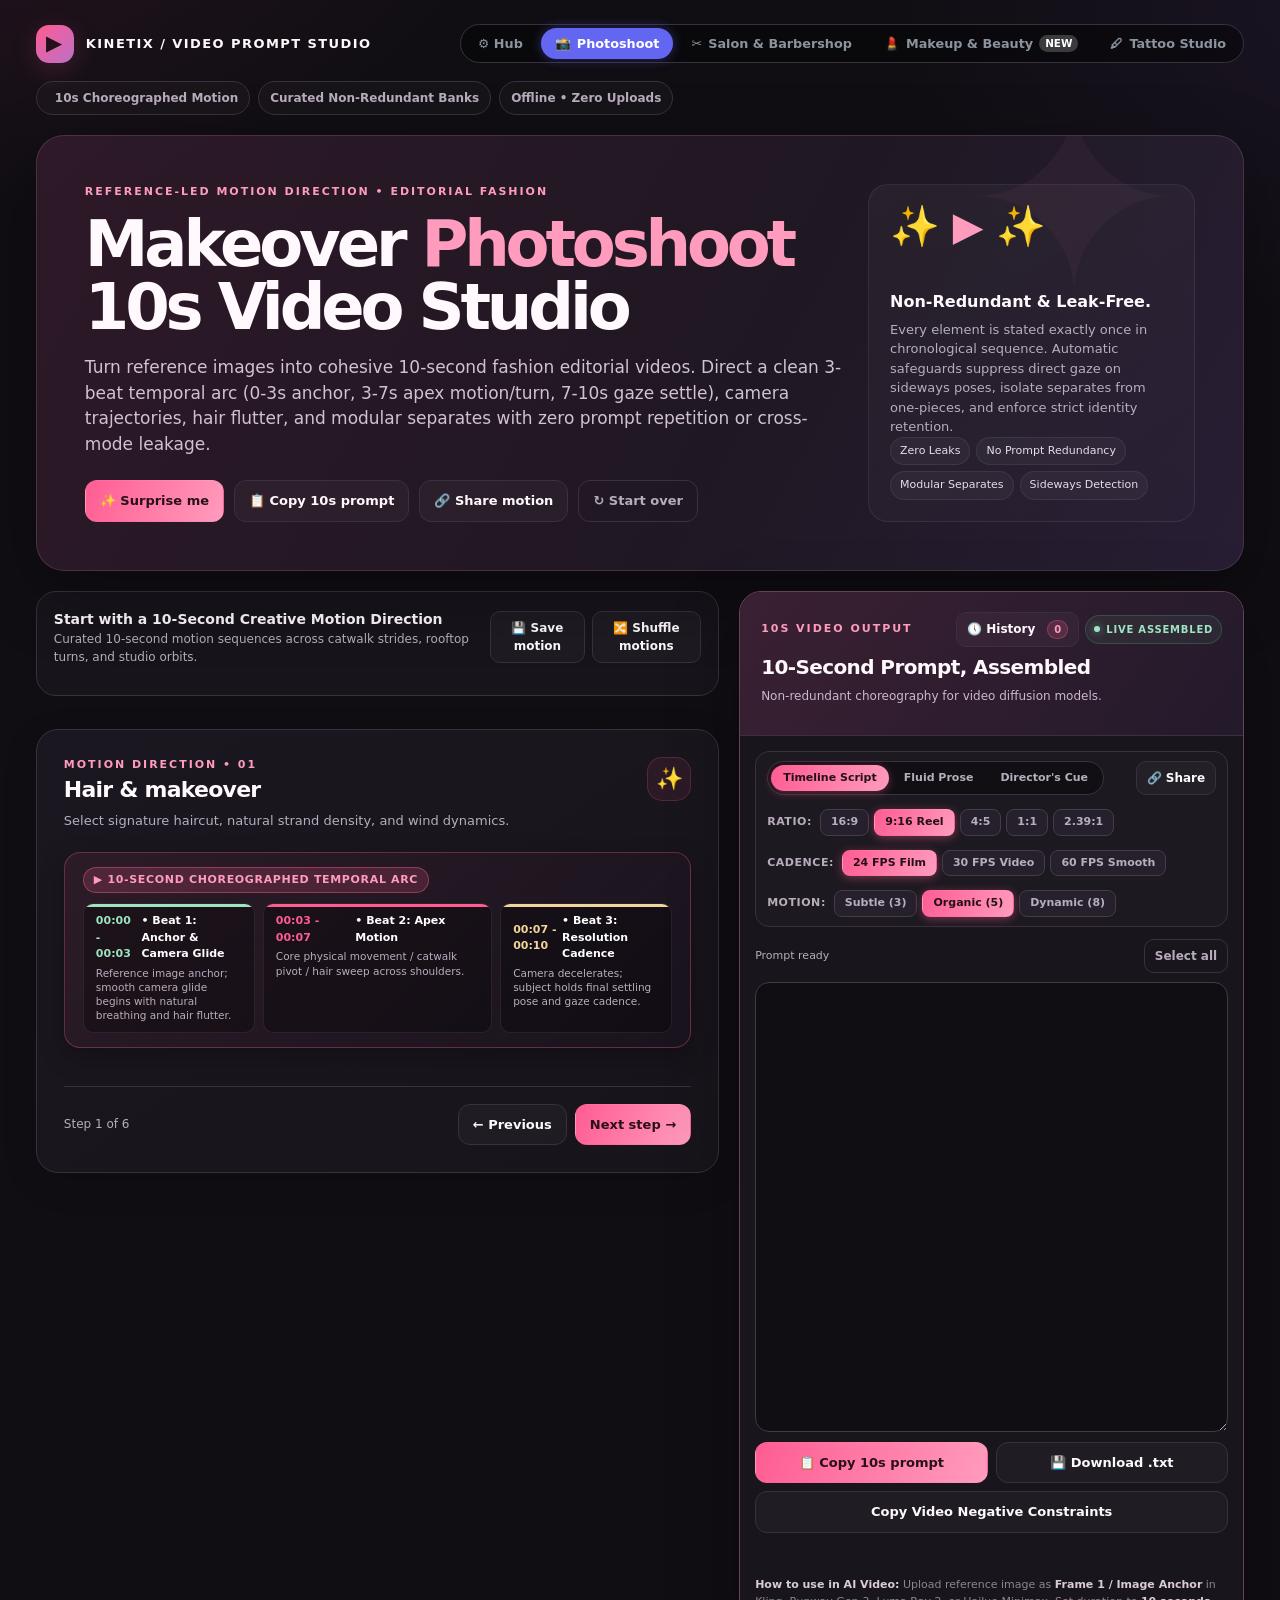
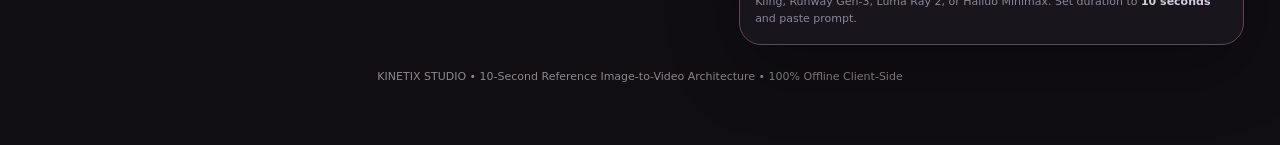
<file: photoshoot.html>
<!doctype html>
<html lang="en">
<head>
<meta charset="utf-8">
<meta name="viewport" content="width=device-width, initial-scale=1">
<meta name="color-scheme" content="dark">
<title>Kinetix / Makeover Photoshoot 10s Video Studio</title>
<link rel="stylesheet" href="css/shared.css">
<style>
/* Dedicated separates toggle and callout */
.wardrobe-mode-toggle {
  grid-column: 1 / -1;
  display: flex;
  align-items: center;
  justify-content: space-between;
  background: rgba(255, 255, 255, 0.04);
  border: 1px solid var(--line);
  padding: 12px 16px;
  border-radius: 14px;
  margin-bottom: 8px;
}
.wardrobe-mode-toggle strong { font-size: 13px; color: #fff; }
.wardrobe-mode-toggle p { font-size: 11px; color: var(--muted); margin: 2px 0 0; }
.face-shield-badge {
  display: inline-flex;
  align-items: center;
  gap: 5px;
  background: rgba(245, 158, 11, 0.15);
  color: #fbbf24;
  font-size: 10.5px;
  font-weight: 800;
  padding: 3px 8px;
  border-radius: 999px;
  border: 1px solid rgba(245, 158, 11, 0.35);
}
</style>
</head>
<body>
<div class="shell">
<header class="topbar">
  <div class="brand">
    <span class="brand-mark">&#9654;</span>
    <span>Kinetix / Video Prompt Studio</span>
  </div>
  <nav class="suite-nav" aria-label="Studio Switcher">
    <a href="index.html" class="suite-nav-link" title="Kinetix Hub">&#9881; Hub</a>
    <a href="photoshoot.html" class="suite-nav-link active"><span class="studio-btn-icon">&#128248;</span> Photoshoot</a>
    <a href="salon.html" class="suite-nav-link"><span class="studio-btn-icon">&#9986;</span> Salon &amp; Barbershop</a>
    <a href="makeup.html" class="suite-nav-link"><span class="studio-btn-icon">&#128132;</span> Makeup &amp; Beauty <span class="nav-badge">NEW</span></a>
    <a href="tattoo.html" class="suite-nav-link"><span class="studio-btn-icon">&#128394;</span> Tattoo Studio</a>
  </nav>
  <div class="top-meta">
    <span class="pill"><span class="pill-dot-video"></span> 10s Choreographed Motion</span>
    <span class="pill" id="totalOptionCount">Curated Non-Redundant Banks</span>
    <span class="pill">Offline &bull; Zero Uploads</span>
  </div>
</header>

<section class="hero">
  <div>
    <div class="eyebrow" id="heroEyebrow">Reference-Led Motion Direction &bull; Editorial Fashion</div>
    <h1 id="heroTitle">Makeover <span>Photoshoot</span><br>10s Video Studio</h1>
    <p id="heroDescription">Turn reference images into cohesive 10-second fashion editorial videos. Direct a clean 3-beat temporal arc (0-3s anchor, 3-7s apex motion/turn, 7-10s gaze settle), camera trajectories, hair flutter, and modular separates with zero prompt repetition or cross-mode leakage.</p>
    <div class="hero-actions">
      <button class="btn btn-primary" id="randomTop">&#10024; Surprise me</button>
      <button class="btn btn-secondary" id="copyTop">&#128203; Copy 10s prompt</button>
      <button class="btn btn-secondary" id="shareLookTop" type="button">&#128279; Share motion</button>
      <button class="btn btn-quiet" id="resetTop">&#8635; Start over</button>
    </div>
  </div>
  <aside class="hero-note">
    <div class="sparkle">&#10024; &#9654; &#10024;</div>
    <div>
      <strong>Non-Redundant &amp; Leak-Free.</strong>
      <p>Every element is stated exactly once in chronological sequence. Automatic safeguards suppress direct gaze on sideways poses, isolate separates from one-pieces, and enforce strict identity retention.</p>
      <div class="tags">
        <span class="tag">Zero Leaks</span>
        <span class="tag">No Prompt Redundancy</span>
        <span class="tag">Modular Separates</span>
        <span class="tag">Sideways Detection</span>
      </div>
    </div>
  </aside>
</section>

<div class="layout">
<main class="builder">
  <section class="preset-strip">
    <div class="strip-head">
      <div>
        <h2>Start with a 10-Second Creative Motion Direction</h2>
        <p>Curated 10-second motion sequences across catwalk strides, rooftop turns, and studio orbits.</p>
      </div>
      <div class="strip-actions">
        <button class="btn btn-secondary btn-small" id="saveCustomLook" type="button">&#128190; Save motion</button>
        <button class="btn btn-secondary btn-small" id="shuffleLooks" type="button">&#128256; Shuffle motions</button>
      </div>
    </div>
    <div class="preset-grid" id="presets"></div>
  </section>

  <nav class="section-tabs" id="tabs" aria-label="Prompt builder sections"></nav>

  <section class="step-card" id="stepCard">
    <div class="step-head">
      <div>
        <div class="eyebrow" id="stepEyebrow">Motion Direction &bull; 01</div>
        <h2 id="stepTitle">Hair &amp; makeover</h2>
        <p id="stepDescription">Select signature haircut, natural strand density, and wind dynamics.</p>
      </div>
      <div class="step-icon" id="stepIcon">&#10024;</div>
    </div>

    <!-- Visual 10s Timeline Preview Widget -->
    <div class="timeline-card" id="timelinePreview">
      <div class="timeline-head">
        <span class="timeline-badge">&#9654; 10-Second Choreographed Temporal Arc</span>
        <span id="faceShieldStatus"></span>
      </div>
      <div class="timeline-track">
        <div class="timeline-beat-card beat-1">
          <div class="beat-time"><span style="color:var(--green)">00:00 - 00:03</span> &bull; Beat 1: Anchor &amp; Camera Glide</div>
          <div class="beat-label" id="beat1Text">Reference image anchor; smooth camera glide begins with natural breathing and hair flutter.</div>
        </div>
        <div class="timeline-beat-card beat-2">
          <div class="beat-time"><span style="color:var(--pink)">00:03 - 00:07</span> &bull; Beat 2: Apex Motion</div>
          <div class="beat-label" id="beat2Text">Core physical movement / catwalk pivot / hair sweep across shoulders.</div>
        </div>
        <div class="timeline-beat-card beat-3">
          <div class="beat-time"><span style="color:var(--yellow)">00:07 - 00:10</span> &bull; Beat 3: Resolution Cadence</div>
          <div class="beat-label" id="beat3Text">Camera decelerates; subject holds final settling pose and gaze cadence.</div>
        </div>
      </div>
    </div>

    <!-- Main Core Fields Grid -->
    <div class="field-grid" id="fields"></div>

    <!-- Progressive Disclosure Fine-Tune Area -->
    <div id="fineTuneArea"></div>
    <div id="specialContent"></div>
    
    <div class="step-foot">
      <span class="step-count" id="stepCount">Step 1 of 6</span>
      <div class="step-buttons">
        <button class="btn btn-secondary" id="prevStep">&#8592; Previous</button>
        <button class="btn btn-primary" id="nextStep">Next step &#8594;</button>
      </div>
    </div>
  </section>
</main>

<aside class="preview">
  <div class="preview-head">
    <div class="preview-top">
      <div class="eyebrow">10s Video Output</div>
      <div class="preview-top-actions">
        <button class="btn btn-secondary btn-small" id="openHistoryBtn" type="button" title="View prompt history">&#128340; History <span class="badge" id="historyBadge">0</span></button>
        <span class="live">Live Assembled</span>
      </div>
    </div>
    <h2>10-Second Prompt, Assembled</h2>
    <p>Non-redundant choreography for video diffusion models.</p>
    <div class="summary" id="summary"></div>
  </div>

  <div class="preview-body">
    <div class="preview-toolbar">
      <div class="toolbar-row">
        <div class="seg-control" id="modeSegControl">
          <button type="button" class="seg-btn active" id="btnTimelineMode">Timeline Script</button>
          <button type="button" class="seg-btn" id="btnFluidMode">Fluid Prose</button>
          <button type="button" class="seg-btn" id="btnDirectorMode">Director's Cue</button>
        </div>
        <button class="btn btn-secondary btn-small" id="shareLookBtn" type="button" title="Copy shareable link">&#128279; Share</button>
      </div>

      <div class="ratio-row">
        <span class="ratio-label">Ratio:</span>
        <div class="ratio-chips" id="ratioChips">
          <button type="button" class="ratio-chip" data-ratio="16:9">16:9</button>
          <button type="button" class="ratio-chip active" data-ratio="9:16">9:16 Reel</button>
          <button type="button" class="ratio-chip" data-ratio="4:5">4:5</button>
          <button type="button" class="ratio-chip" data-ratio="1:1">1:1</button>
          <button type="button" class="ratio-chip" data-ratio="2.39:1">2.39:1</button>
        </div>
      </div>

      <div class="ratio-row">
        <span class="ratio-label">Cadence:</span>
        <div class="ratio-chips" id="fpsChips">
          <button type="button" class="ratio-chip active" data-fps="24fps">24 FPS Film</button>
          <button type="button" class="ratio-chip" data-fps="30fps">30 FPS Video</button>
          <button type="button" class="ratio-chip" data-fps="60fps">60 FPS Smooth</button>
        </div>
      </div>

      <div class="ratio-row">
        <span class="ratio-label">Motion:</span>
        <div class="ratio-chips" id="motionChips">
          <button type="button" class="ratio-chip" data-motion="Subtle (3/10)">Subtle (3)</button>
          <button type="button" class="ratio-chip active" data-motion="Organic (5/10)">Organic (5)</button>
          <button type="button" class="ratio-chip" data-motion="Dynamic (8/10)">Dynamic (8)</button>
        </div>
      </div>
    </div>

    <div class="prompt-meta">
      <span id="wordCount">Prompt ready</span>
      <button class="btn btn-quiet btn-small" id="selectPrompt">Select all</button>
    </div>

    <textarea class="prompt-area" id="prompt" spellcheck="false" aria-label="Generated 10-second video prompt"></textarea>

    <div class="preview-buttons">
      <button class="btn btn-primary" id="copy">&#128203; Copy 10s prompt</button>
      <button class="btn btn-secondary" id="download">&#128190; Download .txt</button>
      <button class="btn btn-secondary span2" id="copyNegative">Copy Video Negative Constraints</button>
    </div>
    <div class="toast" id="toast" role="status" aria-live="polite"></div>
  </div>

  <div class="preview-help">
    <strong>How to use in AI Video:</strong> Upload reference image as <strong>Frame 1 / Image Anchor</strong> in Kling, Runway Gen-3, Luma Ray 2, or Hailuo Minimax. Set duration to <strong>10 seconds</strong> and paste prompt.
  </div>
</aside>
</div>

<!-- History Modal -->
<div class="history-modal" id="historyModal">
  <div class="history-head">
    <div>
      <h3>10s Video Prompt History</h3>
      <p>Recent prompts and motions saved this session.</p>
    </div>
    <div class="history-head-actions">
      <button class="btn-quiet btn-small" id="clearHistoryBtn" type="button">Clear</button>
      <button class="btn-quiet btn-small" id="closeHistoryBtn" type="button">&#10005; Close</button>
    </div>
  </div>
  <div class="history-list" id="historyList"></div>
</div>
<div class="modal-backdrop" id="historyBackdrop"></div>

<p class="fineprint">KINETIX STUDIO &bull; 10-Second Reference Image-to-Video Architecture &bull; 100% Offline Client-Side</p>
</div>

<script>
(()=>{
const O = (label, text=label, desc='', cat='General') => ({ label, text, desc, cat });

// ==========================================
// DEDUPLICATED OPTION BANKS: HAIR & MAKEOVER
// ==========================================
const hair = [
  O('Butterfly layers + wispy curtain bangs', 'a flowing butterfly haircut with cheekbone-framing layers and wispy curtain bangs catching the breeze'),
  O('Shoulder-length bob + side part', 'a freshly cut shoulder-length bob with feathered ends and a relaxed deep side part'),
  O('Chin-length French bob', 'a chic chin-length French bob with airy texture and subtly tucked ends framing the jawline'),
  O('Voluminous 90s supermodel blowout', 'a bouncy 1990s-inspired voluminous blowout with lifted roots and soft face-framing curls'),
  O('Sleek glass hair (straight collarbone fall)', 'sleek straight glass hair with a mirror shine falling flush against her collarbones'),
  O('Textured modern wolf shag', 'a modern textured wolf shag with choppy layers, soft fringe, and lived-in kinetic movement'),
  O('High snatched ponytail with pendulum sway', 'a high snatched ponytail anchored at the crown with natural scalp tension and a smooth oscillating sway'),
  O('Tousled beach waves with soft fringe', 'effortless tousled waves with natural irregularity and soft windblown movement'),
  O('Wet-look slicked-back editorial crop', 'a fashion-editorial slicked-back wet-look crop with clean temples and sculptural shape')
];

const hairColor = [
  O('Match reference hair color exactly', 'the exact original hair color, root depth, and undertone from the reference image'),
  O('Deep natural black with glossy sheen', 'deep natural black hair with subtle neutral highlights and healthy sheen'),
  O('Rich espresso brunette', 'rich espresso brunette with warm dark chocolate undertones'),
  O('Caramel balayage ribbons', 'subtle warm caramel ribbons blended organically through dark lengths'),
  O('Honey chestnut highlights', 'honey chestnut highlights that glint warmly as hair moves in the light')
];

const hairFinish = [
  O('Natural soft silkiness & realistic flyaways', 'freshly styled with organic silkiness, healthy shine, and fine realistic flyaways catching the air'),
  O('Airy windblown flutter (strands floating)', 'airy wind-responsive dynamics with individual strands floating and separating naturally'),
  O('High-gloss reflective sheen', 'luminous polished finish with specular highlights reflecting moving keylight')
];

// ==========================================
// MODULAR WARDROBE SEPARATES VS FULL ENSEMBLES
// ==========================================
const topPiece = [
  O('White ribbed cotton racerback crop tank', 'a crisp white ribbed cotton racerback cropped tank top with thin straps and athletic contour exposing midriff'),
  O('Matte black structured bandeau crop top', 'a structured matte black bandeau tube top framing the collarbones, bare shoulders, and midriff'),
  O('Asymmetric one-shoulder ribbed crop top', 'an asymmetric one-shoulder ribbed cotton crop top in soft cream with clean sculptural lines'),
  O('Black lace-trimmed silk camisole crop', 'a delicate black silk-satin camisole crop top with fine eyelash lace along the neckline and bare midriff'),
  O('Crochet knit halter crop top', 'a bohemian cream crochet-knit halter crop top with an open back and exposed waist'),
  O('Oversized unbuttoned white shirt over bralette', 'an oversized crisp white cotton shirt loosely unbuttoned and billowing open over a black crop bralette')
];

const bottomPiece = [
  O('Vintage wash denim cutoff shorts (raw frayed hem)', 'high-waisted vintage wash denim cutoff shorts with frayed raw hems, subtle whiskers, and authentic denim grain'),
  O('Distressed low-rise denim daisy dukes', 'low-slung distressed denim cutoff shorts with frayed hems and copper rivets'),
  O('Bleached relaxed denim cutoff jorts', 'relaxed knee-length bleached denim cutoff shorts with natural fabric drape'),
  O('Flowing tailored high-waisted black trousers', 'flowing tailored black high-waisted wide-leg trousers rippling gracefully with each step'),
  O('Champagne silk-satin bias midi skirt', 'a champagne silk-satin bias-cut midi skirt catching liquid light as fabric flexes with movement')
];

const outfit = [
  O('Sculptural black evening dress with thigh slit', 'a striking black sculptural evening gown with architectural neckline and a fluid thigh-high side slit'),
  O('Crimson red off-shoulder satin gown', 'a bold crimson red asymmetrical off-shoulder satin gown rippling liquid highlights as she walks'),
  O('Tailored ivory power suit with sharp lapels', 'a sharply tailored ivory blazer power suit with clean architectural lapels and fitted trousers'),
  O('Modern emerald silk saree with contemporary drape', 'a modern emerald green silk saree with an elegant, flowing contemporary drape and embroidered border'),
  O('Minimalist tailored black jumpsuit', 'a sleek black tailored jumpsuit with an open neckline, defined waist, and wide flowing legs')
];

// ==========================================
// MAKEUP & FACIAL EXPRESSIONS
// ==========================================
const makeup = [
  O('Editorial dewy glow & glossy nude lip', 'luminous dewy skin with authentic visible pores, soft blush on high cheekbones, feathered brow definition, and a high-shine glossy nude lip'),
  O('Velvet-matte bold crimson red lip', 'a classic velvet-matte crimson red lip with crisp outer definition, paired with subtle winged eyeliner and radiant skin'),
  O('Smoky bronze eye & berry gloss', 'rich smoky bronze eye shadow with subtle golden micro-shimmer, smudged lower lashline, and deep berry lip gloss'),
  O('Fresh clean-girl minimalist look', 'barely-there makeup emphasizing clean skin texture, naturally brushed brows, soft rosy tint, and clear lip hydration')
];

const expression = [
  O('Confident direct gaze with subtle smirk breakout', 'starts with a poised direct stare, gradually softening as a subtle knowing smirk breaks into a warm candid smile'),
  O('Intense high-fashion editorial stare', 'maintains an unblinking, magnetic, razor-sharp editorial gaze into the lens with softly parted lips'),
  O('Candid glance down and up with a laugh', 'glances down thoughtfully at her styling before looking up directly with spontaneous laughter and eye sparkle'),
  O('Sideways profile gaze into the distance (face turned away)', 'turned sideways gazing into the distance with a calm, serene profile expression; face angled away from the camera lens')
];

// ==========================================
// 10-SECOND TEMPORAL CHOREOGRAPHY ARCS
// ==========================================
const choreography10s = [
  O('Catwalk stride forward & confident 45° pivot',
    'Between 00:00 and 00:04 she strides smoothly forward toward the camera with natural hip sway; at 00:05 decelerates, pivoting 45 degrees while hair sweeps across her shoulder; from 00:07 to 00:10 holds a commanding three-quarter stance with relaxed poise',
    'Catwalk Stride & Turn'),
  O('180° Smooth orbital sweep with gaze lock',
    'Subject stands poised with weight shifted on her back leg; between 00:00 and 00:06 the camera smoothly sweeps 180 degrees around her while her eyes remain locked with the lens; at 00:07 she gently tilts her chin toward the keylight, holding a radiant expression until 00:10',
    'Orbital Sweep & Gaze'),
  O('Windblown turn & delicate hair tuck',
    'Begins turned sideways; at 00:03 breeze lifts wispy layers as she smoothly turns to face camera; at 00:06 raises her hand to delicately tuck hair behind her ear; holds a confident candid smile through 00:10',
    'Windblown Turn & Tuck'),
  O('Seated high-stool lean & forward glance',
    'Seated sideways on a minimalist studio stool with one foot on the rail; at 00:03 leans forward with forearm resting on knee; at 00:07 raises her chin and holds a magnetic gaze into the lens as motion settles',
    'High-Stool Recline'),
  O('Sideways lateral profile stride (face turned away)',
    'Between 00:00 and 00:05 she walks sideways across the frame in clean lateral 90-degree profile with face angled away looking into the distance; at 00:06 stops near a textured wall; holds serene profile gaze through 00:10 with strictly zero direct facial contact to the lens',
    'Sideways Profile Stride'),
  O('Casual strut with jacket slung over shoulder',
    'Walks confidently toward camera in 24fps motion; at 00:04 slings her lightweight jacket casually over one shoulder; at 00:08 stops in three-quarter profile with an effortless confident smirk',
    'Jacket Sling Strut')
];

const gesture = [
  O('One hand resting casually on hip', 'one hand resting casually on hip, accentuating the waistline and relaxed confidence'),
  O('Delicately tucking loose hair strand behind ear', 'delicately reaching up to tuck a stray strand of hair behind her ear with natural finger articulation'),
  O('Thumbs hooked in pockets / relaxed hands', 'hands resting casually at the hips with relaxed natural fingers'),
  O('Lightly brushing fingertips against collarbone', 'lightly brushing fingertips against collarbone or neckline with fluid hand movement'),
  O('Arms relaxed at sides with subtle motion', 'arms hanging naturally at her sides, moving in subtle organic counter-rhythm to her footsteps')
];

// ==========================================
// CAMERA, OPTICS & FRAMING
// ==========================================
const framing = [
  O('Three-quarter fashion portrait crop', 'three-quarter fashion framing from mid-thigh upward, prioritizing waistline, outfit fit, and posture'),
  O('Full-body establishing into 3/4 crop', 'starts as a full-body establishing shot framing head-to-toe styling, gently transitioning into a three-quarter fashion crop'),
  O('Medium close-up (bust & shoulders)', 'medium close-up framed from bust to top of head, highlighting facial performance and haircut silhouette'),
  O('Tight sideways profile crop', 'tight side-profile crop focusing purely on haircut perimeter, jawline, and ear-framing layers'),
  O('Intimate beauty close-up (face & neckline)', 'intimate beauty close-up framing face, neck, and collarbone with cinematic depth')
];

const cameraMotion = [
  O('Slow cinematic push-in (Dolly in)', 'a steady, seamless dolly push-in tracking smoothly from medium shot into an intimate close-up'),
  O('Smooth 180° orbital arc', 'a fluid, continuous 180-degree orbital arc sweeping around the model while maintaining focal lock'),
  O('Steadicam tracking forward in sync', 'a stabilized steadicam moving backwards in perfect sync with the model's forward walk'),
  O('Low-angle pedestal up with tilt', 'camera starts at low hip level and smoothly booms upward to eye height while tilting gently downward'),
  O('Lateral tracking slider shot', 'a horizontal tracking slider skimming past foreground elements while keeping subject centered'),
  O('Subtle handheld organic drift', 'subtle handheld camera breathing and organic micro-drift creating intimate documentary texture')
];

const lens = [
  O('85mm f/1.4 Anamorphic Prime', '85mm anamorphic prime lens with razor-sharp subject isolation, creamy bokeh, and subtle horizontal optical flares'),
  O('50mm f/1.2 Editorial Lens', '50mm f/1.2 high-speed cinema prime producing natural human perspective and warm three-dimensional roll-off'),
  O('35mm f/1.8 Environmental Prime', '35mm wide prime lens capturing dynamic environmental context with crisp edge-to-edge clarity')
];

// ==========================================
// SCENE, SETTING & LIGHTING
// ==========================================
const background = [
  O('Sun-drenched rooftop terrace at golden hour', 'a sun-drenched rooftop terrace with warm amber backlight and distant city skyscrapers blurred in soft bokeh'),
  O('Minimalist polished concrete cyc studio', 'a modern high-fashion studio with neutral warm-grey cyclorama wall and controlled floor shadows'),
  O('Industrial exposed brick loft with large loft windows', 'an industrial loft interior with raw exposed brick, warm timber beams, and soft diffused window daylight'),
  O('Dusk boulevard with city neon bokeh', 'a twilight European boulevard with wet pavement reflecting blurred golden streetlights and passing vehicle bokeh'),
  O('Architectural stone courtyard in open shade', 'a refined Mediterranean stone courtyard in open shade with sculptural archways and understated greenery')
];

const lighting = [
  O('Golden-hour rim light with soft fill', 'glorious warm golden-hour rim lighting illuminating hair perimeter with soft diffused bounce fill on the face and outfit'),
  O('High-fashion key light with negative fill', 'large diffused overhead softbox key light creating clean sculptural cheekbone shadows and subtle rim highlights'),
  O('Moody directional chiaroscuro side-key', 'dramatic single-source directional side lighting carving sharp silhouette lines and deep velvety shadows'),
  O('Soft ambient overcast daylight', 'even, flattering overcast sky illumination producing butter-soft skin tones and zero harsh hotspots')
];

// Video consistency checks
const finishChecks = [
  { id: 'identity', label: 'Strict identity preservation from reference image', detail: 'Lock exact facial features, bone structure, and warm Indian skin tone from reference.', checked: true },
  { id: 'soloSubject', label: 'Strictly solo female subject (no extra people)', detail: 'Exclusively one woman in frame; zero co-stars, stylists, or bystander limbs.', checked: true },
  { id: 'hairTexture', label: 'Preserve authentic hair strand density', detail: 'Natural strand thickness without synthetic CGI plastic smoothing or artificial perm.', checked: true },
  { id: 'skinRealism', label: 'Epidermal skin texture with visible pores', detail: 'Authentic skin pores, micro-details, and realistic light falloff; no airbrushed AI sheen.', checked: true },
  { id: 'antiWarp', label: 'Temporal anti-morphing stability', detail: 'Zero anatomical morphing, no disappearing clothes, and no double limbs across all 10 seconds.', checked: true },
  { id: 'fluidMotion', label: 'Natural human momentum & 24fps blur', detail: 'Authentic human walking velocity with 24fps cinematic motion blur; no sped-up jitter.', checked: true },
  { id: 'noMirror', label: 'Avoid mirrors & confusing reflections', detail: 'Clean architectural background without duplicate mirror reflections or cloned faces.', checked: true }
];

// State
let activeSection = 'look';
let wardrobeMode = 'separates'; // 'separates' | 'full'
let activeRatio = '9:16';
let activeFps = '24fps';
let activeMotion = 'Organic (5/10)';
let outputFormat = 'timeline'; // 'timeline' | 'fluid' | 'director'
let promptHistory = [];

const values = {};
const checkState = {};
finishChecks.forEach(c => checkState[c.id] = c.checked);

const sections = [
  { id: 'look', name: 'Hair & makeover', icon: '&#10024;', desc: 'Haircut styling, fiber texture, and windblown dynamics.' },
  { id: 'wardrobe', name: 'Wardrobe & separates', icon: '&#128087;', desc: 'Outfits, crop tops, denim cutoffs, and fabric motion.' },
  { id: 'makeup', name: 'Makeup & skin', icon: '&#128132;', desc: 'Lip artistry, eye flutter, complexion, and micro-expressions.' },
  { id: 'motion', name: '10s Choreography & pose', icon: '&#9654;', desc: '3-beat temporal action arc, head turns, and walking cadence.' },
  { id: 'camera', name: 'Camera & optics', icon: '&#127910;', desc: 'Dolly push-ins, 180° orbits, lenses, and framing.' },
  { id: 'scene', name: 'Scene & atmosphere', icon: '&#127963;', desc: 'Locations, golden hour shifts, and atmospheric breeze.' },
  { id: 'finish', name: 'Finish & video guardrails', icon: '&#128737;', desc: 'Identity locking, anti-warp directives, and negative exclusions.' }
];

// Primary vs Secondary field grouping
const PRIMARY_FIELD_IDS = new Set([
  'hair', 'hairFinish', 'topPiece', 'bottomPiece', 'outfit',
  'makeup', 'expression', 'choreography10s', 'framing', 'cameraMotion', 'background', 'lighting'
]);

const fields = {
  // Look
  hair: { section: 'look', label: 'Haircut & Silhouette', opts: hair, def: 0 },
  hairColor: { section: 'look', label: 'Hair Color Palette', opts: hairColor, def: 0 },
  hairFinish: { section: 'look', label: 'Hair Movement & Dynamics', opts: hairFinish, def: 0 },
  // Wardrobe
  topPiece: { section: 'wardrobe', label: 'Top Piece (Crop Tank / Bandeau)', opts: topPiece, def: 0 },
  bottomPiece: { section: 'wardrobe', label: 'Bottom Piece (Cutoff Shorts / Trousers)', opts: bottomPiece, def: 0 },
  outfit: { section: 'wardrobe', label: 'Full Ensemble (Gown / Suit / Saree)', opts: outfit, def: 0 },
  // Makeup
  makeup: { section: 'makeup', label: 'Lip & Eye Artistry', opts: makeup, def: 0 },
  expression: { section: 'makeup', label: 'Facial Performance & Gaze', opts: expression, def: 0 },
  // Motion
  choreography10s: { section: 'motion', label: '10-Second Choreography Arc', opts: choreography10s, def: 0 },
  gesture: { section: 'motion', label: 'Hand Posture & Detail', opts: gesture, def: 0 },
  // Camera
  framing: { section: 'camera', label: 'Initial Framing Crop', opts: framing, def: 0 },
  cameraMotion: { section: 'camera', label: '10-Second Camera Trajectory', opts: cameraMotion, def: 0 },
  lens: { section: 'camera', label: 'Lens & Optics', opts: lens, def: 0 },
  // Scene
  background: { section: 'scene', label: 'Environment & Setting', opts: background, def: 0 },
  lighting: { section: 'scene', label: 'Lighting Progression & Atmosphere', opts: lighting, def: 0 }
};

Object.entries(fields).forEach(([k, f]) => {
  values[k] = f.opts[f.def || 0];
});

// Presets
const presets = [
  {
    title: 'Catwalk Stroll in Crop Tank & Denim Shorts',
    icon: '&#128087;',
    sub: 'Crop Top + Cutoffs &bull; 45° Pivot &bull; Golden Hour',
    mode: 'separates',
    set: {
      hair: hair[0], hairColor: hairColor[0], hairFinish: hairFinish[1],
      topPiece: topPiece[0], bottomPiece: bottomPiece[0],
      makeup: makeup[0], expression: expression[0],
      choreography10s: choreography10s[0], gesture: gesture[0],
      framing: framing[0], cameraMotion: cameraMotion[0], lens: lens[0],
      background: background[0], lighting: lighting[0]
    }
  },
  {
    title: 'Sideways Flush Profile with Gaze Away',
    icon: '&#128584;',
    sub: 'Face Concealed &bull; 90° Lateral Stride &bull; Urban Brick',
    mode: 'separates',
    set: {
      hair: hair[1], hairColor: hairColor[0], hairFinish: hairFinish[0],
      topPiece: topPiece[1], bottomPiece: bottomPiece[0],
      makeup: makeup[3], expression: expression[3],
      choreography10s: choreography10s[4], gesture: gesture[2],
      framing: framing[3], cameraMotion: cameraMotion[4], lens: lens[1],
      background: background[2], lighting: lighting[2]
    }
  },
  {
    title: 'Rooftop Windblown Hair Flip & Smirk',
    icon: '&#127749;',
    sub: 'Butterfly Cut &bull; Wind Turn &bull; Rooftop Amber',
    mode: 'separates',
    set: {
      hair: hair[0], hairColor: hairColor[0], hairFinish: hairFinish[1],
      topPiece: topPiece[2], bottomPiece: bottomPiece[1],
      makeup: makeup[2], expression: expression[2],
      choreography10s: choreography10s[2], gesture: gesture[1],
      framing: framing[0], cameraMotion: cameraMotion[0], lens: lens[0],
      background: background[0], lighting: lighting[0]
    }
  },
  {
    title: 'High-Fashion Studio Orbit in Sculptural Gown',
    icon: '&#10024;',
    sub: 'Full Gown &bull; 180° Orbit &bull; Sculptural Rim Light',
    mode: 'full',
    set: {
      hair: hair[4], hairColor: hairColor[1], hairFinish: hairFinish[2],
      outfit: outfit[0],
      makeup: makeup[1], expression: expression[1],
      choreography10s: choreography10s[1], gesture: gesture[0],
      framing: framing[0], cameraMotion: cameraMotion[1], lens: lens[0],
      background: background[1], lighting: lighting[1]
    }
  }
];

const el = id => document.getElementById(id);

// Check if current configuration conceals the face
function checkIsFaceHidden() {
  const combined = (values.expression?.label || '') + ' ' + (values.choreography10s?.label || '') + ' ' + (values.framing?.label || '');
  return /sideways|profile|gaze away|face turned|distance|hidden|concealed/i.test(combined);
}

// Render Tabs
function renderTabs() {
  const tabsEl = el('tabs');
  tabsEl.innerHTML = '';
  sections.forEach((sec, idx) => {
    const b = document.createElement('button');
    b.type = 'button';
    b.className = `tab ${sec.id === activeSection ? 'active' : ''}`;
    b.innerHTML = `<span class="tab-no">0${idx+1}</span>${sec.icon} ${sec.name}`;
    b.addEventListener('click', () => goSection(sec.id));
    tabsEl.appendChild(b);
  });
}

function goSection(secId) {
  activeSection = secId;
  const s = sections.find(x => x.id === secId);
  if (!s) return;
  const idx = sections.indexOf(s);
  el('stepEyebrow').textContent = `Motion Direction &bull; 0${idx+1}`;
  el('stepTitle').textContent = s.name;
  el('stepDescription').textContent = s.desc;
  el('stepIcon').innerHTML = s.icon;
  el('stepCount').textContent = `Step ${idx+1} of ${sections.length}`;
  renderTabs();
  renderFields();
}

// Custom select field builder
function createSelectField(id, f) {
  const wrap = document.createElement('div');
  wrap.className = `field ${id === 'choreography10s' || id === 'cameraMotion' ? 'full' : ''}`;

  const labelRow = document.createElement('div');
  labelRow.className = 'label-row';
  labelRow.innerHTML = `<label>${f.label}</label><span class="option-count">${f.opts.length} choices</span>`;
  wrap.appendChild(labelRow);

  const custom = document.createElement('div');
  custom.className = 'custom-select';

  const trigger = document.createElement('button');
  trigger.type = 'button';
  trigger.className = 'select-trigger';
  trigger.innerHTML = `<span class="current">${values[id]?.label || f.opts[0].label}</span><span class="chevron">&#9662;</span>`;

  const menu = document.createElement('div');
  menu.className = 'select-menu';

  const search = document.createElement('input');
  search.type = 'text';
  search.className = 'select-search';
  search.placeholder = `Search ${f.label.toLowerCase()}...`;
  menu.appendChild(search);

  const list = document.createElement('div');
  list.className = 'option-list';

  f.opts.forEach(opt => {
    const b = document.createElement('button');
    b.type = 'button';
    b.className = `choice ${values[id]?.label === opt.label ? 'selected' : ''}`;
    b.innerHTML = `<span>${opt.label}</span>${values[id]?.label === opt.label ? '<span class="checkmark">&#10003;</span>' : ''}`;
    b.addEventListener('click', () => {
      values[id] = opt;
      trigger.querySelector('.current').textContent = opt.label;
      custom.classList.remove('open');
      buildPrompt();
    });
    list.appendChild(b);
  });

  search.addEventListener('input', () => {
    const q = search.value.toLowerCase().trim();
    list.querySelectorAll('.choice').forEach(c => {
      c.style.display = c.textContent.toLowerCase().includes(q) ? 'block' : 'none';
    });
  });

  menu.appendChild(list);
  custom.appendChild(trigger);
  custom.appendChild(menu);

  trigger.addEventListener('click', (e) => {
    e.stopPropagation();
    const wasOpen = custom.classList.contains('open');
    document.querySelectorAll('.custom-select.open').forEach(x => x.classList.remove('open'));
    if (!wasOpen) {
      custom.classList.add('open');
      search.value = '';
      list.querySelectorAll('.choice').forEach(c => c.style.display = 'block');
      search.focus();
    }
  });

  wrap.appendChild(custom);
  return wrap;
}

// Render Fields
function renderFields() {
  const host = el('fields');
  const fineArea = el('fineTuneArea');
  host.innerHTML = '';
  fineArea.innerHTML = '';

  if (activeSection === 'finish') {
    renderFinishSection(host);
    return;
  }

  // Wardrobe mode toggle
  if (activeSection === 'wardrobe') {
    const toggleCard = document.createElement('div');
    toggleCard.className = 'wardrobe-mode-toggle';
    toggleCard.innerHTML = `
      <div>
        <strong>Wardrobe Architecture</strong>
        <p>Choose between modular separates (crop tops &amp; denim shorts) or a single full look.</p>
      </div>
      <div class="seg-control">
        <button type="button" class="seg-btn ${wardrobeMode === 'separates' ? 'active' : ''}" id="btnModeSeparates">Crop Tops &amp; Cutoffs</button>
        <button type="button" class="seg-btn ${wardrobeMode === 'full' ? 'active' : ''}" id="btnModeFull">Full Ensemble</button>
      </div>
    `;
    toggleCard.querySelector('#btnModeSeparates').addEventListener('click', () => {
      wardrobeMode = 'separates';
      renderFields();
      buildPrompt();
      toast('Switched to Modular Separates (Crop Top + Denim Shorts).');
    });
    toggleCard.querySelector('#btnModeFull').addEventListener('click', () => {
      wardrobeMode = 'full';
      renderFields();
      buildPrompt();
      toast('Switched to Full Ensemble (Gown / Suit / Saree).');
    });
    host.appendChild(toggleCard);
  }

  // Filter fields belonging to section
  const secFields = Object.entries(fields).filter(([k, f]) => {
    if (f.section !== activeSection) return false;
    if (activeSection === 'wardrobe') {
      if (wardrobeMode === 'separates' && k === 'outfit') return false;
      if (wardrobeMode === 'full' && (k === 'topPiece' || k === 'bottomPiece')) return false;
    }
    return true;
  });

  const primaryFields = secFields.filter(([k]) => PRIMARY_FIELD_IDS.has(k));
  const secondaryFields = secFields.filter(([k]) => !PRIMARY_FIELD_IDS.has(k));

  primaryFields.forEach(([id, f]) => {
    host.appendChild(createSelectField(id, f));
  });

  if (secondaryFields.length > 0) {
    const details = document.createElement('details');
    details.className = 'fine-tune-drawer';
    details.innerHTML = `
      <summary class="fine-tune-summary">
        <div class="fine-tune-title">
          <span class="fine-tune-icon">&#9881;</span>
          <strong>Fine-tune &amp; micro-controls (${secondaryFields.length} options)</strong>
          <span class="fine-tune-badge">Optional</span>
        </div>
        <span class="fine-tune-chevron">&#9662;</span>
      </summary>
      <div class="fine-tune-grid field-grid"></div>
    `;
    const drawerGrid = details.querySelector('.fine-tune-grid');
    secondaryFields.forEach(([id, f]) => {
      drawerGrid.appendChild(createSelectField(id, f));
    });
    fineArea.appendChild(details);
  }
}

function renderFinishSection(host) {
  const wrap = document.createElement('div');
  wrap.className = 'field full';
  wrap.innerHTML = `<div class="label-row"><label>10-Second Video Consistency &amp; Anti-Morphing Guardrails</label></div>`;

  const checksDiv = document.createElement('div');
  checksDiv.className = 'checks';

  finishChecks.forEach(c => {
    const item = document.createElement('label');
    item.className = 'check';
    item.innerHTML = `
      <input type="checkbox" id="chk_${c.id}" ${checkState[c.id] ? 'checked' : ''}>
      <div>
        <strong>${c.label}</strong>
        <small>${c.detail}</small>
      </div>
    `;
    item.querySelector('input').addEventListener('change', (e) => {
      checkState[c.id] = e.target.checked;
      buildPrompt();
    });
    checksDiv.appendChild(item);
  });

  wrap.appendChild(checksDiv);
  host.appendChild(wrap);
}

document.addEventListener('click', () => {
  document.querySelectorAll('.custom-select.open').forEach(x => x.classList.remove('open'));
});

// Render Presets
function renderPresets() {
  const pHost = el('presets');
  pHost.innerHTML = '';
  presets.forEach(p => {
    const card = document.createElement('button');
    card.type = 'button';
    card.className = 'preset';
    card.innerHTML = `
      <div class="preset-icon">${p.icon}</div>
      <strong>${p.title}</strong>
      <small>${p.sub}</small>
    `;
    card.addEventListener('click', () => {
      if (p.mode) wardrobeMode = p.mode;
      Object.assign(values, p.set);
      renderFields();
      buildPrompt();
      toast(`Applied 10s motion: ${p.title}`);
    });
    pHost.appendChild(card);
  });
}

// ==========================================
// ZERO-LEAK & NON-REDUNDANT PROMPT ASSEMBLER
// ==========================================
function buildPrompt() {
  const isFaceHidden = checkIsFaceHidden();
  el('faceShieldStatus').innerHTML = isFaceHidden
    ? `<span class="face-shield-badge">&#128737; Sideways Profile (Face Turned Away)</span>`
    : `<span style="color:var(--muted); font-size:11px;">Direct View</span>`;

  // Sanitize gesture to avoid denim leaks when in full ensemble mode
  let gestureText = values.gesture?.text || '';
  if (wardrobeMode === 'full') {
    gestureText = gestureText.replace(/denim shorts pockets/gi, 'her sides').replace(/denim/gi, 'garment');
  }

  // Wardrobe prose
  let wardrobeText = '';
  if (wardrobeMode === 'separates') {
    wardrobeText = `Two-piece separates ensemble featuring ${values.topPiece?.text || ''} paired with ${values.bottomPiece?.text || ''}.`;
  } else {
    wardrobeText = `Full wardrobe look: ${values.outfit?.text || ''}.`;
  }

  // Choreography text (uses the detailed text field)
  const choreo = values.choreography10s?.text || '';

  // Beat 1, 2, 3 descriptions
  const beat1Prose = `Video opens on ${values.framing?.text || ''}. Camera executes ${values.cameraMotion?.text || ''}. Subtle natural chest breathing and organic hair movement in the air.`;
  const beat2Prose = `Core dynamic movement: ${choreo}. Hand detail: ${gestureText}. Garment fabric flexes and ripples naturally with her physical momentum.`;
  const beat3Prose = isFaceHidden
    ? `Camera motion smoothly decelerates into a refined framing. The model holds her serene sideways profile gazing into the distance as fabric and hair gently settle; strictly no direct facial contact to the lens.`
    : `Camera motion smoothly decelerates into a refined framing. The model locks her magnetic, confident direct gaze into the lens, her lips breaking into a subtle knowing smirk as movement settles.`;

  // Update visual timeline cards
  el('beat1Text').textContent = `[00:00-00:03] ${beat1Prose}`;
  el('beat2Text').textContent = `[00:03-00:07] ${beat2Prose}`;
  el('beat3Text').textContent = `[00:07-00:10] ${beat3Prose}`;

  const lines = [];

  if (outputFormat === 'timeline') {
    lines.push('REFERENCE-IMAGE TO 10-SECOND CINEMATIC VIDEO (CHOREOGRAPHED MOTION)');
    lines.push('');
    lines.push('INITIAL FRAME ANCHOR (00:00):');
    lines.push('• Begins seamlessly from the supplied reference photo, locking the female model's recognizable facial structure, Indian heritage, and hair texture.');
    if (isFaceHidden) {
      lines.push('• Face Concealment Directive: The model is turned sideways looking away from the camera lens into the distance. Optical focus remains directed to her haircut silhouette, neckline, and wardrobe movement without direct facial contact.');
    } else {
      lines.push(`• Facial Performance: ${values.expression?.text || 'Natural confident expression'}. Makeup: ${values.makeup?.text || ''}.`);
    }
    lines.push('');
    lines.push('10-SECOND SYNCHRONIZED TEMPORAL ARC:');
    lines.push(`[00:00 - 00:03 | BEAT 1 - ANCHOR & CAMERA GLIDE]:`);
    lines.push(beat1Prose);
    lines.push('');
    lines.push(`[00:03 - 00:07 | BEAT 2 - DYNAMIC APEX ACTION]:`);
    lines.push(beat2Prose);
    lines.push('');
    lines.push(`[00:07 - 00:10 | BEAT 3 - RESOLUTION CADENCE]:`);
    lines.push(beat3Prose);
    lines.push('');
    lines.push('WARDROBE & HAIR CONTINUITY:');
    lines.push(`• ${wardrobeText}`);
    lines.push(`• Hairstyle: ${values.hair?.text || ''}. Color: ${values.hairColor?.text || ''}. Dynamics: ${values.hairFinish?.text || ''}.`);
    lines.push('');
    lines.push('CINEMATOGRAPHY & LIGHTING:');
    lines.push(`• Lens & Framing: Shot on ${values.lens?.text || ''}. Aspect ratio: ${activeRatio}. Cadence: ${activeFps}. Motion Intensity: ${activeMotion}.`);
    lines.push(`• Setting & Atmosphere: ${values.background?.text || ''}. Lighting: ${values.lighting?.text || ''}.`);
    lines.push('');
    lines.push('TEMPORAL PRESERVATION CONSTRAINTS:');
    lines.push('• Strict identity lock to reference image, 24fps cinematic motion blur, natural human physical momentum, and temporal consistency with zero warping or morphing across all 10 seconds.');
  } else if (outputFormat === 'fluid') {
    const settle = isFaceHidden
      ? 'From 00:07 to 00:10, camera motion decelerates into a refined framing as she holds her serene sideways profile gazing into the distance away from the lens.'
      : 'From 00:07 to 00:10, camera motion decelerates into a refined framing as she locks a magnetic direct gaze into the lens with a candid smirk.';

    lines.push(`A seamless 10-second cinematic fashion editorial video starting from the reference image anchor, preserving the exact adult woman with warm Indian skin tone and facial identity throughout. Opening on ${values.framing?.text || ''}, the camera executes ${values.cameraMotion?.text || ''} on ${values.lens?.text || ''}. Dressed in a ${wardrobeText} Her hair is styled as ${values.hair?.text || ''} with ${values.hairFinish?.text || ''}. Across the 10-second duration: between 00:00 and 00:03, gentle camera glide begins with natural breathing; between 00:03 and 00:07, ${choreo}, hand detail showing ${gestureText}, with fabric flexing naturally to her physical momentum. ${settle} Set within ${values.background?.text || ''} illuminated by ${values.lighting?.text || ''}. Ratio: ${activeRatio}, 24fps cinematic cadence, temporal stability with zero warping or morphing.`);
  } else {
    lines.push('DIRECTOR'S TECHNICAL SHOT SHEET • 10-SECOND I2V');
    lines.push(`PROJECT: Makeover Photoshoot 10s Motion Clip | RATIO: ${activeRatio} | CADENCE: ${activeFps} | INTENSITY: ${activeMotion}`);
    lines.push(`INITIAL ANCHOR: Reference image frame 00:00 (Strict identity lock, solo female model)`);
    lines.push(`CAMERA TRAJECTORY: ${values.cameraMotion?.text || ''} on ${values.lens?.text || ''}`);
    lines.push(`10S ARC: 00:00-00:03 (Establish & Camera Move) -> 00:03-00:07 (${values.choreography10s?.label || 'Apex Turn'}) -> 00:07-00:10 (Deceleration & Settle)`);
    lines.push(`CORE ACTION: ${choreo} | Hand: ${gestureText}`);
    lines.push(`WARDROBE: ${wardrobeText}`);
    lines.push(`HAIR & FINISH: ${values.hair?.text || ''} | ${values.hairFinish?.text || ''}`);
    lines.push(`SCENE & LIGHT: ${values.background?.text || ''} | ${values.lighting?.text || ''}`);
    lines.push(`GUARDRAILS: Strict identity preservation, 24fps cinematic motion blur, zero warping.`);
  }

  const promptText = lines.join('\n');
  el('prompt').value = promptText;

  const words = promptText.trim().split(/\s+/).length;
  el('wordCount').textContent = `${words} words • ${promptText.length} chars • 10-Sec Video (${activeRatio})`;

  const sumEl = el('summary');
  sumEl.innerHTML = `
    <span class="summary-tag">${values.hair?.label?.split(' ')[0] || 'Hair'}</span>
    <span class="summary-tag">${wardrobeMode === 'separates' ? 'Separates (Crop+Denim)' : 'Full Ensemble'}</span>
    ${isFaceHidden ? '<span class="summary-tag" style="color:#fbbf24">Sideways Profile</span>' : '<span class="summary-tag">Direct Gaze</span>'}
    <span class="summary-tag">${activeRatio}</span>
    <span class="summary-tag">${activeFps}</span>
  `;
}

// Toast
function toast(msg) {
  const t = el('toast');
  t.textContent = msg;
  t.classList.remove('flash');
  void t.offsetWidth;
  t.classList.add('flash');
}

// Navigation Step Buttons
el('prevStep')?.addEventListener('click', () => {
  const idx = sections.findIndex(s => s.id === activeSection);
  if (idx > 0) goSection(sections[idx - 1].id);
});

el('nextStep')?.addEventListener('click', () => {
  const idx = sections.findIndex(s => s.id === activeSection);
  if (idx < sections.length - 1) goSection(sections[idx + 1].id);
});

// Output Format Controls
function updateModeButtons() {
  el('btnTimelineMode').className = `seg-btn ${outputFormat === 'timeline' ? 'active' : ''}`;
  el('btnFluidMode').className = `seg-btn ${outputFormat === 'fluid' ? 'active' : ''}`;
  el('btnDirectorMode').className = `seg-btn ${outputFormat === 'director' ? 'active' : ''}`;
}

el('btnTimelineMode')?.addEventListener('click', () => {
  outputFormat = 'timeline';
  updateModeButtons();
  buildPrompt();
  toast('Switched to 10s Timeline Script Format (3-Beat).');
});

el('btnFluidMode')?.addEventListener('click', () => {
  outputFormat = 'fluid';
  updateModeButtons();
  buildPrompt();
  toast('Switched to Fluid Cinematic Prose Format.');
});

el('btnDirectorMode')?.addEventListener('click', () => {
  outputFormat = 'director';
  updateModeButtons();
  buildPrompt();
  toast('Switched to Director Technical Cue Format.');
});

// Ratio chips
document.querySelectorAll('#ratioChips .ratio-chip').forEach(btn => {
  btn.addEventListener('click', () => {
    document.querySelectorAll('#ratioChips .ratio-chip').forEach(b => b.classList.remove('active'));
    btn.classList.add('active');
    activeRatio = btn.dataset.ratio;
    buildPrompt();
  });
});

// FPS chips
document.querySelectorAll('#fpsChips .ratio-chip').forEach(btn => {
  btn.addEventListener('click', () => {
    document.querySelectorAll('#fpsChips .ratio-chip').forEach(b => b.classList.remove('active'));
    btn.classList.add('active');
    activeFps = btn.dataset.fps;
    buildPrompt();
  });
});

// Motion chips
document.querySelectorAll('#motionChips .ratio-chip').forEach(btn => {
  btn.addEventListener('click', () => {
    document.querySelectorAll('#motionChips .ratio-chip').forEach(b => b.classList.remove('active'));
    btn.classList.add('active');
    activeMotion = btn.dataset.motion;
    buildPrompt();
  });
});

// Action buttons
el('copy')?.addEventListener('click', () => {
  navigator.clipboard.writeText(el('prompt').value);
  toast('10s video prompt copied to clipboard!');
  saveHistory(el('prompt').value);
});

el('copyTop')?.addEventListener('click', () => {
  navigator.clipboard.writeText(el('prompt').value);
  toast('10s video prompt copied to clipboard!');
  saveHistory(el('prompt').value);
});

el('copyNegative')?.addEventListener('click', () => {
  const neg = 'blurry, low resolution, morphing, warping, jitter, distorted fingers, extra limbs, duplicate heads, cloned face, unnatural plastic skin, cartoon, 3D CGI, sped up frantic motion, floating artifacts, bad anatomy, flicker, watermark, text';
  navigator.clipboard.writeText(neg);
  toast('Video negative constraints copied!');
});

el('download')?.addEventListener('click', () => {
  const blob = new Blob([el('prompt').value], { type: 'text/plain' });
  const url = URL.createObjectURL(blob);
  const a = document.createElement('a');
  a.href = url;
  a.download = `kinetix_photoshoot_${activeRatio.replace(':', 'x')}_10s.txt`;
  a.click();
  URL.revokeObjectURL(url);
  toast('Prompt downloaded as .txt');
});

el('selectPrompt')?.addEventListener('click', () => {
  el('prompt').select();
  toast('Prompt selected');
});

el('randomTop')?.addEventListener('click', () => {
  Object.keys(fields).forEach(k => {
    const arr = fields[k].opts;
    values[k] = arr[Math.floor(Math.random() * arr.length)];
  });
  wardrobeMode = Math.random() > 0.4 ? 'separates' : 'full';
  renderFields();
  buildPrompt();
  toast('Generated fresh random 10s motion direction!');
});

el('resetTop')?.addEventListener('click', () => {
  Object.entries(fields).forEach(([k, f]) => {
    values[k] = f.opts[f.def || 0];
  });
  wardrobeMode = 'separates';
  renderFields();
  buildPrompt();
  toast('Reset to default creative direction.');
});

// History management
function saveHistory(p) {
  if (!p) return;
  if (!promptHistory.includes(p)) {
    promptHistory.unshift(p);
    if (promptHistory.length > 15) promptHistory.pop();
  }
  el('historyBadge').textContent = promptHistory.length;
}

el('openHistoryBtn')?.addEventListener('click', () => {
  const list = el('historyList');
  list.innerHTML = '';
  if (promptHistory.length === 0) {
    list.innerHTML = '<p style="color:var(--muted); font-size:12px; padding:20px; text-align:center;">No prompts saved yet this session.</p>';
  } else {
    promptHistory.forEach((p, idx) => {
      const item = document.createElement('div');
      item.className = 'history-item';
      item.innerHTML = `
        <div class="history-item-head">
          <strong>#${idx + 1} &bull; 10s Motion</strong>
          <button class="btn btn-secondary btn-small" type="button">Load</button>
        </div>
        <p class="history-item-snippet">${p.slice(0, 160)}...</p>
      `;
      item.querySelector('button').addEventListener('click', () => {
        el('prompt').value = p;
        el('historyModal').classList.remove('open');
        el('historyBackdrop').classList.remove('open');
        toast('Loaded prompt from history');
      });
      list.appendChild(item);
    });
  }
  el('historyModal').classList.add('open');
  el('historyBackdrop').classList.add('open');
});

el('closeHistoryBtn')?.addEventListener('click', () => {
  el('historyModal').classList.remove('open');
  el('historyBackdrop').classList.remove('open');
});
el('historyBackdrop')?.addEventListener('click', () => {
  el('historyModal').classList.remove('open');
  el('historyBackdrop').classList.remove('open');
});
el('clearHistoryBtn')?.addEventListener('click', () => {
  promptHistory = [];
  el('historyBadge').textContent = '0';
  el('historyList').innerHTML = '<p style="color:var(--muted); font-size:12px; padding:20px; text-align:center;">History cleared.</p>';
  toast('History cleared');
});

// Initialize
renderTabs();
renderFields();
renderPresets();
buildPrompt();
})();
</script>
</body>
</html>
</file>
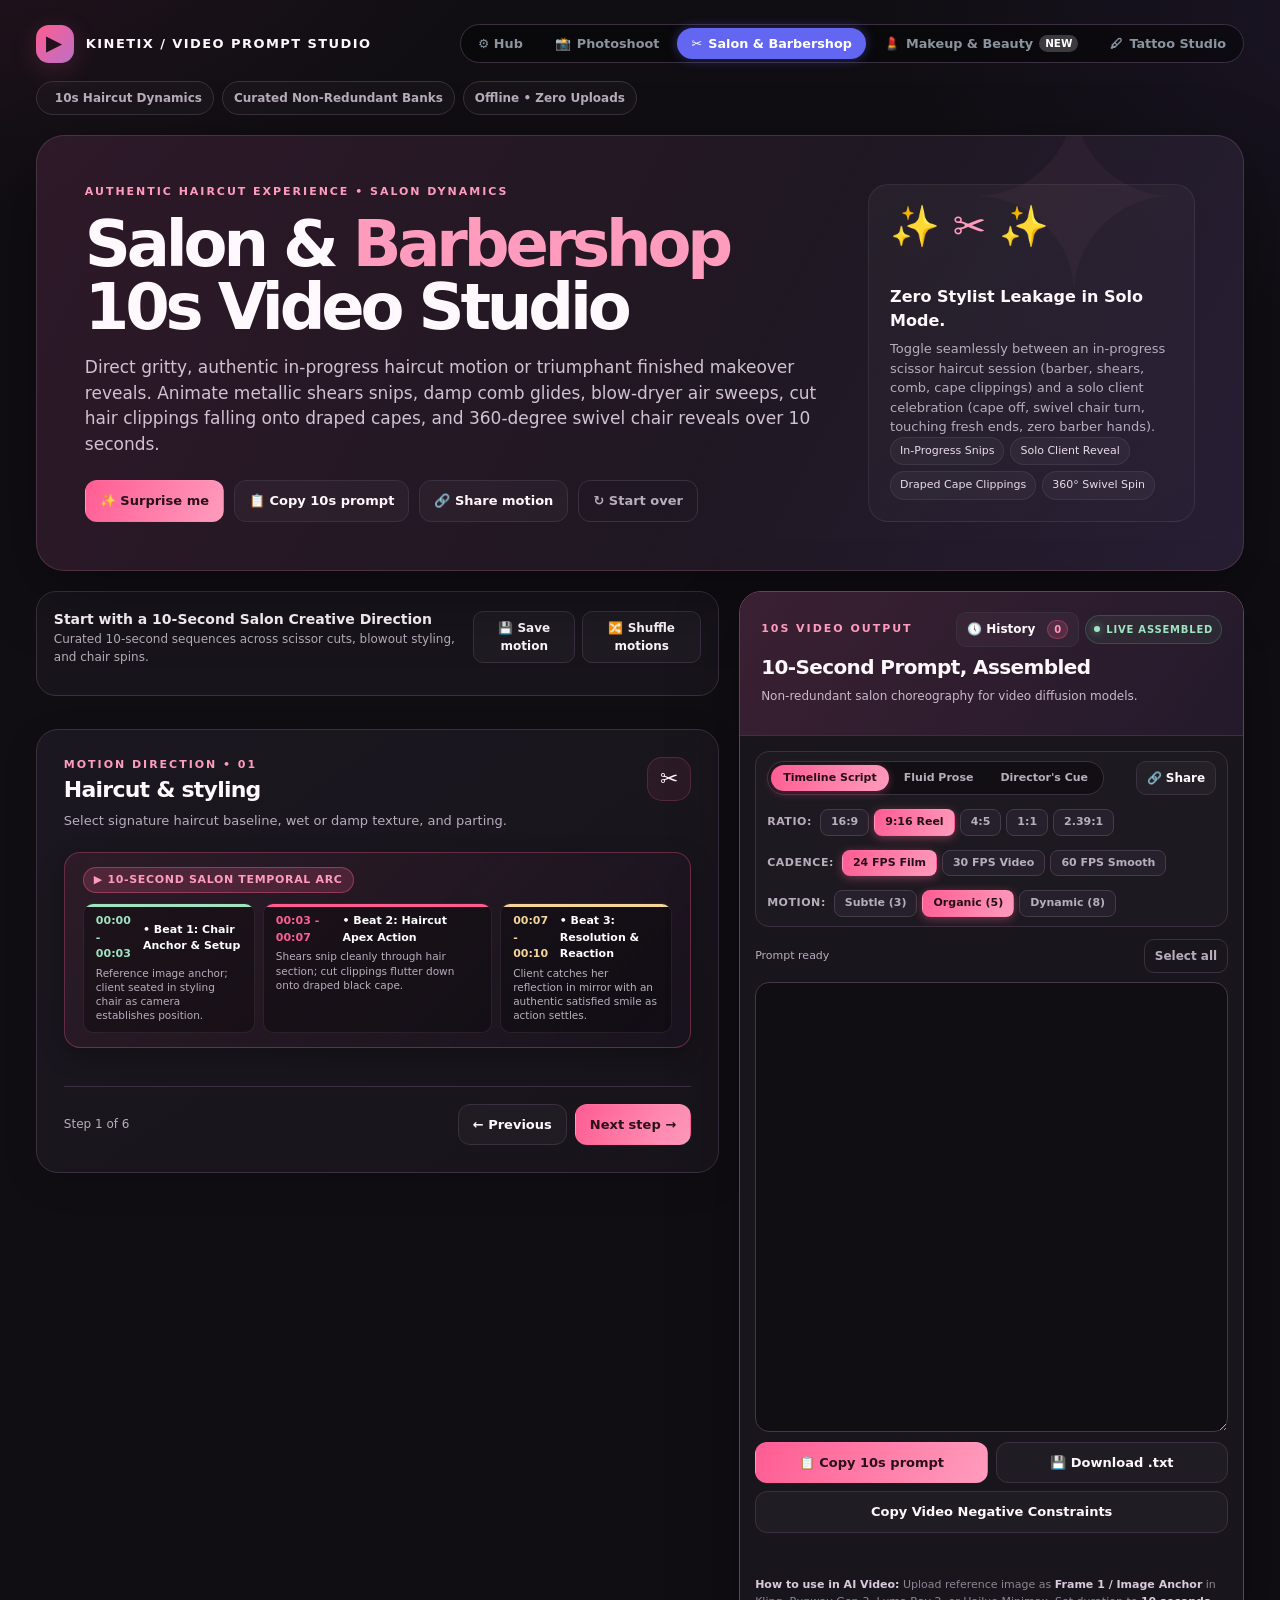
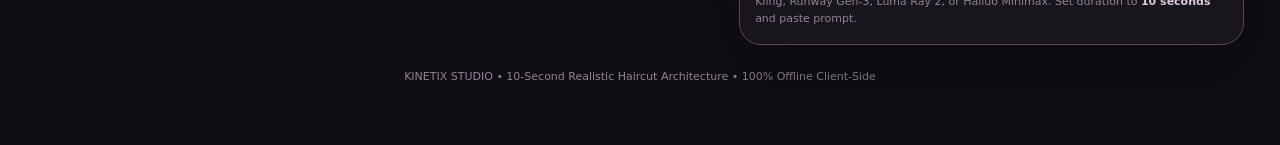
<file: salon.html>
<!doctype html>
<html lang="en">
<head>
<meta charset="utf-8">
<meta name="viewport" content="width=device-width, initial-scale=1">
<meta name="color-scheme" content="dark">
<title>Kinetix / Salon &amp; Barbershop 10s Video Studio</title>
<link rel="stylesheet" href="css/shared.css">
<style>
.session-mode-toggle {
  grid-column: 1 / -1;
  display: flex;
  align-items: center;
  justify-content: space-between;
  background: rgba(255, 255, 255, 0.04);
  border: 1px solid var(--line);
  padding: 12px 16px;
  border-radius: 14px;
  margin-bottom: 8px;
}
.session-mode-toggle strong { font-size: 13px; color: #fff; }
.session-mode-toggle p { font-size: 11px; color: var(--muted); margin: 2px 0 0; }
.solo-shield-badge {
  display: inline-flex;
  align-items: center;
  gap: 5px;
  background: rgba(16, 185, 129, 0.15);
  color: #34d399;
  font-size: 10.5px;
  font-weight: 800;
  padding: 3px 8px;
  border-radius: 999px;
  border: 1px solid rgba(16, 185, 129, 0.35);
}
</style>
</head>
<body>
<div class="shell">
<header class="topbar">
  <div class="brand">
    <span class="brand-mark">&#9654;</span>
    <span>Kinetix / Video Prompt Studio</span>
  </div>
  <nav class="suite-nav" aria-label="Studio Switcher">
    <a href="index.html" class="suite-nav-link" title="Kinetix Hub">&#9881; Hub</a>
    <a href="photoshoot.html" class="suite-nav-link"><span class="studio-btn-icon">&#128248;</span> Photoshoot</a>
    <a href="salon.html" class="suite-nav-link active"><span class="studio-btn-icon">&#9986;</span> Salon &amp; Barbershop</a>
    <a href="makeup.html" class="suite-nav-link"><span class="studio-btn-icon">&#128132;</span> Makeup &amp; Beauty <span class="nav-badge">NEW</span></a>
    <a href="tattoo.html" class="suite-nav-link"><span class="studio-btn-icon">&#128394;</span> Tattoo Studio</a>
  </nav>
  <div class="top-meta">
    <span class="pill"><span class="pill-dot-video"></span> 10s Haircut Dynamics</span>
    <span class="pill" id="totalOptionCount">Curated Non-Redundant Banks</span>
    <span class="pill">Offline &bull; Zero Uploads</span>
  </div>
</header>

<section class="hero">
  <div>
    <div class="eyebrow" id="heroEyebrow">Authentic Haircut Experience &bull; Salon Dynamics</div>
    <h1 id="heroTitle">Salon &amp; <span>Barbershop</span><br>10s Video Studio</h1>
    <p id="heroDescription">Direct gritty, authentic in-progress haircut motion or triumphant finished makeover reveals. Animate metallic shears snips, damp comb glides, blow-dryer air sweeps, cut hair clippings falling onto draped capes, and 360-degree swivel chair reveals over 10 seconds.</p>
    <div class="hero-actions">
      <button class="btn btn-primary" id="randomTop">&#10024; Surprise me</button>
      <button class="btn btn-secondary" id="copyTop">&#128203; Copy 10s prompt</button>
      <button class="btn btn-secondary" id="shareLookTop" type="button">&#128279; Share motion</button>
      <button class="btn btn-quiet" id="resetTop">&#8635; Start over</button>
    </div>
  </div>
  <aside class="hero-note">
    <div class="sparkle">&#10024; &#9986; &#10024;</div>
    <div>
      <strong>Zero Stylist Leakage in Solo Mode.</strong>
      <p>Toggle seamlessly between an in-progress scissor haircut session (barber, shears, comb, cape clippings) and a solo client celebration (cape off, swivel chair turn, touching fresh ends, zero barber hands).</p>
      <div class="tags">
        <span class="tag">In-Progress Snips</span>
        <span class="tag">Solo Client Reveal</span>
        <span class="tag">Draped Cape Clippings</span>
        <span class="tag">360° Swivel Spin</span>
      </div>
    </div>
  </aside>
</section>

<div class="layout">
<main class="builder">
  <section class="preset-strip">
    <div class="strip-head">
      <div>
        <h2>Start with a 10-Second Salon Creative Direction</h2>
        <p>Curated 10-second sequences across scissor cuts, blowout styling, and chair spins.</p>
      </div>
      <div class="strip-actions">
        <button class="btn btn-secondary btn-small" id="saveCustomLook" type="button">&#128190; Save motion</button>
        <button class="btn btn-secondary btn-small" id="shuffleLooks" type="button">&#128256; Shuffle motions</button>
      </div>
    </div>
    <div class="preset-grid" id="presets"></div>
  </section>

  <nav class="section-tabs" id="tabs" aria-label="Prompt builder sections"></nav>

  <section class="step-card" id="stepCard">
    <div class="step-head">
      <div>
        <div class="eyebrow" id="stepEyebrow">Motion Direction &bull; 01</div>
        <h2 id="stepTitle">Haircut &amp; styling</h2>
        <p id="stepDescription">Select signature haircut baseline, wet or damp texture, and parting.</p>
      </div>
      <div class="step-icon" id="stepIcon">&#9986;</div>
    </div>

    <!-- Visual 10s Timeline Preview Widget -->
    <div class="timeline-card" id="timelinePreview">
      <div class="timeline-head">
        <span class="timeline-badge">&#9654; 10-Second Salon Temporal Arc</span>
        <span id="sessionStatus"></span>
      </div>
      <div class="timeline-track">
        <div class="timeline-beat-card beat-1">
          <div class="beat-time"><span style="color:var(--green)">00:00 - 00:03</span> &bull; Beat 1: Chair Anchor &amp; Setup</div>
          <div class="beat-label" id="beat1Text">Reference image anchor; client seated in styling chair as camera establishes position.</div>
        </div>
        <div class="timeline-beat-card beat-2">
          <div class="beat-time"><span style="color:var(--pink)">00:03 - 00:07</span> &bull; Beat 2: Haircut Apex Action</div>
          <div class="beat-label" id="beat2Text">Shears snip cleanly through hair section; cut clippings flutter down onto draped black cape.</div>
        </div>
        <div class="timeline-beat-card beat-3">
          <div class="beat-time"><span style="color:var(--yellow)">00:07 - 00:10</span> &bull; Beat 3: Resolution &amp; Reaction</div>
          <div class="beat-label" id="beat3Text">Client catches her reflection in mirror with an authentic satisfied smile as action settles.</div>
        </div>
      </div>
    </div>

    <!-- Main Core Fields Grid -->
    <div class="field-grid" id="fields"></div>

    <!-- Progressive Disclosure Fine-Tune Area -->
    <div id="fineTuneArea"></div>
    <div id="specialContent"></div>
    
    <div class="step-foot">
      <span class="step-count" id="stepCount">Step 1 of 6</span>
      <div class="step-buttons">
        <button class="btn btn-secondary" id="prevStep">&#8592; Previous</button>
        <button class="btn btn-primary" id="nextStep">Next step &#8594;</button>
      </div>
    </div>
  </section>
</main>

<aside class="preview">
  <div class="preview-head">
    <div class="preview-top">
      <div class="eyebrow">10s Video Output</div>
      <div class="preview-top-actions">
        <button class="btn btn-secondary btn-small" id="openHistoryBtn" type="button" title="View prompt history">&#128340; History <span class="badge" id="historyBadge">0</span></button>
        <span class="live">Live Assembled</span>
      </div>
    </div>
    <h2>10-Second Prompt, Assembled</h2>
    <p>Non-redundant salon choreography for video diffusion models.</p>
    <div class="summary" id="summary"></div>
  </div>

  <div class="preview-body">
    <div class="preview-toolbar">
      <div class="toolbar-row">
        <div class="seg-control" id="modeSegControl">
          <button type="button" class="seg-btn active" id="btnTimelineMode">Timeline Script</button>
          <button type="button" class="seg-btn" id="btnFluidMode">Fluid Prose</button>
          <button type="button" class="seg-btn" id="btnDirectorMode">Director's Cue</button>
        </div>
        <button class="btn btn-secondary btn-small" id="shareLookBtn" type="button" title="Copy shareable link">&#128279; Share</button>
      </div>

      <div class="ratio-row">
        <span class="ratio-label">Ratio:</span>
        <div class="ratio-chips" id="ratioChips">
          <button type="button" class="ratio-chip" data-ratio="16:9">16:9</button>
          <button type="button" class="ratio-chip active" data-ratio="9:16">9:16 Reel</button>
          <button type="button" class="ratio-chip" data-ratio="4:5">4:5</button>
          <button type="button" class="ratio-chip" data-ratio="1:1">1:1</button>
          <button type="button" class="ratio-chip" data-ratio="2.39:1">2.39:1</button>
        </div>
      </div>

      <div class="ratio-row">
        <span class="ratio-label">Cadence:</span>
        <div class="ratio-chips" id="fpsChips">
          <button type="button" class="ratio-chip active" data-fps="24fps">24 FPS Film</button>
          <button type="button" class="ratio-chip" data-fps="30fps">30 FPS Video</button>
          <button type="button" class="ratio-chip" data-fps="60fps">60 FPS Smooth</button>
        </div>
      </div>

      <div class="ratio-row">
        <span class="ratio-label">Motion:</span>
        <div class="ratio-chips" id="motionChips">
          <button type="button" class="ratio-chip" data-motion="Subtle (3/10)">Subtle (3)</button>
          <button type="button" class="ratio-chip active" data-motion="Organic (5/10)">Organic (5)</button>
          <button type="button" class="ratio-chip" data-motion="Dynamic (8/10)">Dynamic (8)</button>
        </div>
      </div>
    </div>

    <div class="prompt-meta">
      <span id="wordCount">Prompt ready</span>
      <button class="btn btn-quiet btn-small" id="selectPrompt">Select all</button>
    </div>

    <textarea class="prompt-area" id="prompt" spellcheck="false" aria-label="Generated 10-second video prompt"></textarea>

    <div class="preview-buttons">
      <button class="btn btn-primary" id="copy">&#128203; Copy 10s prompt</button>
      <button class="btn btn-secondary" id="download">&#128190; Download .txt</button>
      <button class="btn btn-secondary span2" id="copyNegative">Copy Video Negative Constraints</button>
    </div>
    <div class="toast" id="toast" role="status" aria-live="polite"></div>
  </div>

  <div class="preview-help">
    <strong>How to use in AI Video:</strong> Upload reference image as <strong>Frame 1 / Image Anchor</strong> in Kling, Runway Gen-3, Luma Ray 2, or Hailuo Minimax. Set duration to <strong>10 seconds</strong> and paste prompt.
  </div>
</aside>
</div>

<!-- History Modal -->
<div class="history-modal" id="historyModal">
  <div class="history-head">
    <div>
      <h3>10s Salon Video Prompt History</h3>
      <p>Recent prompts and motions saved this session.</p>
    </div>
    <div class="history-head-actions">
      <button class="btn-quiet btn-small" id="clearHistoryBtn" type="button">Clear</button>
      <button class="btn-quiet btn-small" id="closeHistoryBtn" type="button">&#10005; Close</button>
    </div>
  </div>
  <div class="history-list" id="historyList"></div>
</div>
<div class="modal-backdrop" id="historyBackdrop"></div>

<p class="fineprint">KINETIX STUDIO &bull; 10-Second Realistic Haircut Architecture &bull; 100% Offline Client-Side</p>
</div>

<script>
(()=>{
const O = (label, text=label, desc='', cat='General') => ({ label, text, desc, cat });

// ==========================================
// DEDUPLICATED OPTION BANKS: SALON & HAIRCUT
// ==========================================
const haircut = [
  O('Precision jawline French bob with wispy bangs', 'a precision French bob cut right at the jawline with delicate airy wispy fringe and razor-textured ends'),
  O('Layered butterfly shag with face-framing tiers', 'a modern layered butterfly haircut with cheekbone-framing tiers and feathered nape layers'),
  O('Bouncy voluminous 90s blowout', 'a voluminous 90s blowout with bouncy inward-curved ends and glossy root lift'),
  O('Textured Italian bob with blunt baseline', 'an Italian bob with a clean blunt baseline, airy undone surface texture, and a soft side part'),
  O('Modern textured wolf lob at collarbones', 'a shoulder-skimming textured wolf lob with choppy layers and natural strand separation'),
  O('Sleek glass lob with center part', 'a sleek collarbone long bob with glass-like shine and clean perimeter lines')
];

const hairState = [
  O('Damp freshly sprayed hair (clumping & sheen)', 'hair is damp from a fresh water spray bottle with subtle clumping and authentic moisture sheen before blow-drying'),
  O('Freshly blow-dried with bouncy movement', 'freshly blow-dried hair with airy volume, natural soft silkiness, and individual strand separation'),
  O('Dry hair during precision sectioning', 'dry, clean hair combed taut in preparation for scissors point-cutting')
];

const venue = [
  O('Bustling authentic Indian salon & barbershop', 'an authentic bustling Indian barbershop with vintage hydraulic Belmont chairs, turquoise wall tiles, retro glass jars of blue disinfectant, and ambient street life outside'),
  O('High-end minimalist boutique salon', 'a luxury minimalist salon interior with warm polished concrete walls, bronze mirrors, and soft recessed downlighting'),
  O('Vintage retro barbershop with warm wood accents', 'a vintage barbershop with rich dark oak cabinets, classic chrome hydraulic chairs, and warm amber globe lights'),
  O('Bright modern studio with natural skylights', 'a sun-lit modern hair studio with floor-to-ceiling glass, airy white surfaces, and lush potted greenery')
];

const lighting = [
  O('Flattering 3200K warm mirror vanity bulbs', 'flattering warm 3200K vanity bulb glow framing the mirror, casting soft golden highlights on her skin and hair perimeter'),
  O('High-CRI daylight balanced salon downlights', 'high-CRI neutral daylight downlights rendering authentic hair color depth and clean scalp definition'),
  O('Cinematic rim light with soft fill', 'moody directional key light with soft salon fill, creating crisp separation between subject and chair')
];

// Barber & Cape options (Active only in barber mode)
const barber = [
  O('Experienced adult Indian male barber in black apron', 'an experienced adult Indian male barber dressed in a neat black apron, focused attentively as he works with high-precision shears and carbon comb'),
  O('Senior master stylist in clean minimalist attire', 'a senior master hairstylist with focused artistic poise, expertly manipulating hair sections with fluid hand movements')
];

const cape = [
  O('Black nylon cape with freshly cut hair clippings', 'a draped waterproof black nylon salon cape tightly fastened at the neck with a white paper neck strip; visible freshly cut dark hair clippings scattered realistically across the chest and shoulders of the cape'),
  O('Clean black salon cape (haircut complete)', 'a clean draped black salon cape fastened neatly at the neck strip, with fresh styling resting smoothly against fabric')
];

// 10s Choreography for Barber Mode
const choreographyBarber = [
  O('Precision scissor snip & fallen clippings',
    'Between 00:00 and 00:04 the barber combs a damp section taut between his index and middle fingers; at 00:05 metallic shears snip cleanly through the ends, with cut hair clippings gently dropping onto the black draped nylon cape; from 00:07 to 00:10 the barber combs hair down smoothly as client smiles at the crisp baseline',
    'Shears Snip & Fallen Clippings'),
  O('Texturizing shears & crown feathering',
    'Between 00:00 and 00:04 the barber lifts a crown section upward; at 00:05 texturizing notch shears snip into the tips creating weightless airy movement, fine hair clippings floating onto the cape; from 00:07 to 00:10 the barber fluffs the crown and steps back slightly to assess the silhouette',
    'Texturizing Shears & Feathering'),
  O('Round-brush ceramic blowout & air sweep',
    'Between 00:00 and 00:04 the barber rolls a round ceramic brush through damp crown layers; at 00:05 warm airflow from the blow-dryer nozzle sweeps through strands, unfurling bouncy voluminous curves; from 00:07 to 00:10 the brush releases a silky finished section that falls with natural bounce',
    'Round-Brush Ceramic Blowout'),
  O('Neck duster & cape unfasten reveal',
    'Between 00:00 and 00:04 the barber dusts loose hairs from her nape with a soft goat-hair brush; at 00:05 unfastens the neck clasp of the black cape; from 00:07 to 00:10 the cape falls away to reveal her collarbones and neckline as she rolls her shoulders back with a radiant smile',
    'Neck Duster & Cape Unfasten')
];

// 10s Choreography for Solo Client Mode
const choreographySolo = [
  O('360° Swivel chair spin & hair flick',
    'Between 00:00 and 00:04 the client sits in the vintage hydraulic styling chair facing away; at 00:05 the chair smoothly swivels 180 degrees to face the camera, her fresh layered haircut swirling gracefully; from 00:07 to 00:10 she tilts her chin up and runs fingers admiringly through new ends with a radiant smile',
    '360° Chair Swivel & Hair Flick'),
  O('Mirror check & gentle root fluff',
    'Between 00:00 and 00:04 the client observes her new haircut in the mirror; at 00:05 gently fluffs roots with her fingertips, watching the airy volume settle; from 00:07 to 00:10 turns her head side-to-side admiring the perimeter lines with an approving candid smirk',
    'Mirror Check & Root Fluff'),
  O('Standing salon strut & celebratory spin',
    'Between 00:00 and 00:04 the client stands up from the salon chair; at 00:05 executes an effortless spin showing the 360-degree silhouette of her new bob; from 00:07 to 00:10 settles facing the camera, hands resting casually at hips with magazine-cover confidence',
    'Standing Strut & Spin')
];

const cameraMotion = [
  O('Smooth tracking across styling station', 'camera smoothly tracks across the styling station, capturing the client in primary view and reflected in the illuminated mirror'),
  O('Slow cinematic push-in from medium to close-up', 'camera executes a steady, seamless dolly push-in tracking smoothly from medium shot into an intimate close-up of hair details'),
  O('Orbital arc around hydraulic chair', 'a fluid continuous 180-degree orbital arc sweeping around the styling chair while maintaining focal lock on the haircut silhouette'),
  O('Static tripod shot with cinematic depth', 'locked-off tripod shot with shallow depth of field, razor-sharp on hair texture with background salon activity blurred')
];

// Checks
const finishChecks = [
  { id: 'identity', label: 'Strict identity preservation from reference image', detail: 'Lock exact facial features, bone structure, and warm Indian skin tone from reference.', checked: true },
  { id: 'solitaryFemale', label: 'Solitary female client rule', detail: 'The client is strictly the only woman in frame; zero secondary women or female background subjects.', checked: true },
  { id: 'hairStrands', label: 'Authentic hair fiber clumping & clippings', detail: 'Realistic wet clumping and cut hair clippings falling without artificial digital smoothing.', checked: true },
  { id: 'reflectionOptics', label: 'Plausible mirror reflection geometry', detail: 'Reflections accurately correspond to primary view without duplicated faces or impossible angles.', checked: true },
  { id: 'noMirror', label: 'Avoid mirrors completely (solid wall backdrop)', detail: 'Direct framing against a solid architectural salon wall; zero mirror glass or reflections.', checked: false },
  { id: 'antiWarp', label: 'Temporal tool stability (no bending metal)', detail: 'Scissors, combs, and hands maintain rigid physical geometry without morphing or melting.', checked: true }
];

// State
let activeSection = 'haircut';
let sessionMode = 'barber'; // 'barber' | 'solo'
let activeRatio = '9:16';
let activeFps = '24fps';
let activeMotion = 'Organic (5/10)';
let outputFormat = 'timeline';
let promptHistory = [];

const values = {};
const checkState = {};
finishChecks.forEach(c => checkState[c.id] = c.checked);

const sections = [
  { id: 'haircut', name: 'Haircut & styling', icon: '&#9986;', desc: 'Baseline silhouette, hair moisture state, and texture.' },
  { id: 'venue', name: 'Salon venue & vibe', icon: '&#127963;', desc: 'Barbershop atmosphere, mirrors, and vanity lighting.' },
  { id: 'session', name: 'Haircut progress & barber', icon: '&#128085;', desc: 'Stylist presence, cape clippings, or solo client mode.' },
  { id: 'motion', name: '10s Haircut choreography', icon: '&#9654;', desc: 'Scissor snips, comb glides, chair turns, and reactions.' },
  { id: 'camera', name: 'Camera & optics', icon: '&#127910;', desc: 'Tracking across station, push-ins, and lenses.' },
  { id: 'finish', name: 'Finish & video guardrails', icon: '&#128737;', desc: 'Identity locking, anti-warp directives, and negative exclusions.' }
];

const fields = {
  haircut: { section: 'haircut', label: 'Haircut & Baseline Cut', opts: haircut, def: 0 },
  hairState: { section: 'haircut', label: 'Hair Moisture & Preparation State', opts: hairState, def: 0 },
  venue: { section: 'venue', label: 'Salon Interior & Ambiance', opts: venue, def: 0 },
  lighting: { section: 'venue', label: 'Vanity & Salon Illumination', opts: lighting, def: 0 },
  barber: { section: 'session', label: 'Barber & Stylist Presence', opts: barber, def: 0 },
  salonCape: { section: 'session', label: 'Cape & Fallen Clippings', opts: cape, def: 0 },
  choreographyBarber: { section: 'motion', label: '10s Haircut Choreography Arc', opts: choreographyBarber, def: 0 },
  choreographySolo: { section: 'motion', label: '10s Solo Reveal Choreography Arc', opts: choreographySolo, def: 0 },
  cameraMotion: { section: 'camera', label: '10s Camera Trajectory', opts: cameraMotion, def: 0 }
};

Object.entries(fields).forEach(([k, f]) => {
  values[k] = f.opts[f.def || 0];
});

// Presets
const presets = [
  {
    title: 'Precision Scissor Snip & Fallen Clippings',
    icon: '&#9986;',
    sub: 'Barber Session &bull; Wet Hair &bull; Fallen Clippings on Cape',
    mode: 'barber',
    set: {
      haircut: haircut[0], hairState: hairState[0], venue: venue[0], lighting: lighting[0],
      barber: barber[0], salonCape: cape[0], choreographyBarber: choreographyBarber[0], cameraMotion: cameraMotion[0]
    }
  },
  {
    title: '360° Swivel Chair Spin (Solo Client)',
    icon: '&#128260;',
    sub: 'Solo Makeover &bull; Swivel Spin &bull; Zero Barber / Shears',
    mode: 'solo',
    set: {
      haircut: haircut[1], hairState: hairState[1], venue: venue[1], lighting: lighting[1],
      choreographySolo: choreographySolo[0], cameraMotion: cameraMotion[2]
    }
  },
  {
    title: 'Voluminous Round-Brush Blowout',
    icon: '&#128168;',
    sub: 'Barber Blow-dry &bull; Hot Air Bounce &bull; Silky Flow',
    mode: 'barber',
    set: {
      haircut: haircut[2], hairState: hairState[0], venue: venue[2], lighting: lighting[0],
      barber: barber[0], salonCape: cape[1], choreographyBarber: choreographyBarber[2], cameraMotion: cameraMotion[1]
    }
  },
  {
    title: 'Finished Makeover Mirror Check (Solo Client)',
    icon: '&#129524;',
    sub: 'Solo Client &bull; Root Fluff &bull; Satisfied Smile',
    mode: 'solo',
    set: {
      haircut: haircut[0], hairState: hairState[1], venue: venue[0], lighting: lighting[0],
      choreographySolo: choreographySolo[1], cameraMotion: cameraMotion[0]
    }
  }
];

const el = id => document.getElementById(id);

// Render Tabs
function renderTabs() {
  const tabsEl = el('tabs');
  tabsEl.innerHTML = '';
  sections.forEach((sec, idx) => {
    const b = document.createElement('button');
    b.type = 'button';
    b.className = `tab ${sec.id === activeSection ? 'active' : ''}`;
    b.innerHTML = `<span class="tab-no">0${idx+1}</span>${sec.icon} ${sec.name}`;
    b.addEventListener('click', () => goSection(sec.id));
    tabsEl.appendChild(b);
  });
}

function goSection(secId) {
  activeSection = secId;
  const s = sections.find(x => x.id === secId);
  if (!s) return;
  const idx = sections.indexOf(s);
  el('stepEyebrow').textContent = `Motion Direction &bull; 0${idx+1}`;
  el('stepTitle').textContent = s.name;
  el('stepDescription').textContent = s.desc;
  el('stepIcon').innerHTML = s.icon;
  el('stepCount').textContent = `Step ${idx+1} of ${sections.length}`;
  renderTabs();
  renderFields();
}

function createSelectField(id, f) {
  const wrap = document.createElement('div');
  wrap.className = 'field full';

  const labelRow = document.createElement('div');
  labelRow.className = 'label-row';
  labelRow.innerHTML = `<label>${f.label}</label><span class="option-count">${f.opts.length} choices</span>`;
  wrap.appendChild(labelRow);

  const custom = document.createElement('div');
  custom.className = 'custom-select';

  const trigger = document.createElement('button');
  trigger.type = 'button';
  trigger.className = 'select-trigger';
  trigger.innerHTML = `<span class="current">${values[id]?.label || f.opts[0].label}</span><span class="chevron">&#9662;</span>`;

  const menu = document.createElement('div');
  menu.className = 'select-menu';

  const search = document.createElement('input');
  search.type = 'text';
  search.className = 'select-search';
  search.placeholder = `Search ${f.label.toLowerCase()}...`;
  menu.appendChild(search);

  const list = document.createElement('div');
  list.className = 'option-list';

  f.opts.forEach(opt => {
    const b = document.createElement('button');
    b.type = 'button';
    b.className = `choice ${values[id]?.label === opt.label ? 'selected' : ''}`;
    b.innerHTML = `<span>${opt.label}</span>${values[id]?.label === opt.label ? '<span class="checkmark">&#10003;</span>' : ''}`;
    b.addEventListener('click', () => {
      values[id] = opt;
      trigger.querySelector('.current').textContent = opt.label;
      custom.classList.remove('open');
      buildPrompt();
    });
    list.appendChild(b);
  });

  search.addEventListener('input', () => {
    const q = search.value.toLowerCase().trim();
    list.querySelectorAll('.choice').forEach(c => {
      c.style.display = c.textContent.toLowerCase().includes(q) ? 'block' : 'none';
    });
  });

  menu.appendChild(list);
  custom.appendChild(trigger);
  custom.appendChild(menu);

  trigger.addEventListener('click', (e) => {
    e.stopPropagation();
    const wasOpen = custom.classList.contains('open');
    document.querySelectorAll('.custom-select.open').forEach(x => x.classList.remove('open'));
    if (!wasOpen) {
      custom.classList.add('open');
      search.value = '';
      list.querySelectorAll('.choice').forEach(c => c.style.display = 'block');
      search.focus();
    }
  });

  wrap.appendChild(custom);
  return wrap;
}

function renderFields() {
  const host = el('fields');
  const fineArea = el('fineTuneArea');
  host.innerHTML = '';
  fineArea.innerHTML = '';

  if (activeSection === 'finish') {
    renderFinishSection(host);
    return;
  }

  // Session mode switcher
  if (activeSection === 'session') {
    const toggleCard = document.createElement('div');
    toggleCard.className = 'session-mode-toggle';
    toggleCard.innerHTML = `
      <div>
        <strong>Session Architecture</strong>
        <p>Choose between an active haircut with barber or a solo client celebration.</p>
      </div>
      <div class="seg-control">
        <button type="button" class="seg-btn ${sessionMode === 'barber' ? 'active' : ''}" id="btnModeBarber">Barber Haircut Session</button>
        <button type="button" class="seg-btn ${sessionMode === 'solo' ? 'active' : ''}" id="btnModeSolo">Solo Client Reveal</button>
      </div>
    `;
    toggleCard.querySelector('#btnModeBarber').addEventListener('click', () => {
      sessionMode = 'barber';
      renderFields();
      buildPrompt();
      toast('Switched to Barber Haircut Session (Barber & Cape active).');
    });
    toggleCard.querySelector('#btnModeSolo').addEventListener('click', () => {
      sessionMode = 'solo';
      renderFields();
      buildPrompt();
      toast('Switched to Solo Client Reveal (Zero Barber / Scissors).');
    });
    host.appendChild(toggleCard);
  }

  // Filter fields
  const secFields = Object.entries(fields).filter(([k, f]) => {
    if (f.section !== activeSection) return false;
    if (activeSection === 'session' && sessionMode === 'solo') return false; // Hide barber and cape when solo!
    if (activeSection === 'motion') {
      if (sessionMode === 'barber' && k === 'choreographySolo') return false;
      if (sessionMode === 'solo' && k === 'choreographyBarber') return false;
    }
    return true;
  });

  if (activeSection === 'session' && sessionMode === 'solo') {
    const callout = document.createElement('div');
    callout.className = 'hero-note';
    callout.style.marginTop = '10px';
    callout.innerHTML = `
      <div>
        <strong>Solo Client Mode Active</strong>
        <p>The client is completely alone in the salon chair. Zero barber, stylist hands, or scissors cutting hair. Perfect for post-makeover chair spins and celebration.</p>
      </div>
    `;
    host.appendChild(callout);
  }

  secFields.forEach(([id, f]) => {
    host.appendChild(createSelectField(id, f));
  });
}

function renderFinishSection(host) {
  const wrap = document.createElement('div');
  wrap.className = 'field full';
  wrap.innerHTML = `<div class="label-row"><label>10-Second Haircut Consistency &amp; Anti-Warp Guardrails</label></div>`;

  const checksDiv = document.createElement('div');
  checksDiv.className = 'checks';

  finishChecks.forEach(c => {
    const item = document.createElement('label');
    item.className = 'check';
    item.innerHTML = `
      <input type="checkbox" id="chk_${c.id}" ${checkState[c.id] ? 'checked' : ''}>
      <div>
        <strong>${c.label}</strong>
        <small>${c.detail}</small>
      </div>
    `;
    item.querySelector('input').addEventListener('change', (e) => {
      checkState[c.id] = e.target.checked;
      buildPrompt();
    });
    checksDiv.appendChild(item);
  });

  wrap.appendChild(checksDiv);
  host.appendChild(wrap);
}

document.addEventListener('click', () => {
  document.querySelectorAll('.custom-select.open').forEach(x => x.classList.remove('open'));
});

// Render Presets
function renderPresets() {
  const pHost = el('presets');
  pHost.innerHTML = '';
  presets.forEach(p => {
    const card = document.createElement('button');
    card.type = 'button';
    card.className = 'preset';
    card.innerHTML = `
      <div class="preset-icon">${p.icon}</div>
      <strong>${p.title}</strong>
      <small>${p.sub}</small>
    `;
    card.addEventListener('click', () => {
      if (p.mode) sessionMode = p.mode;
      Object.assign(values, p.set);
      renderFields();
      buildPrompt();
      toast(`Applied 10s salon motion: ${p.title}`);
    });
    pHost.appendChild(card);
  });
}

// Build Prompt
function buildPrompt() {
  el('sessionStatus').innerHTML = sessionMode === 'solo'
    ? `<span class="solo-shield-badge">&#10003; Solo Client (Zero Barber / Shears)</span>`
    : `<span style="color:var(--muted); font-size:11px;">Barber Session</span>`;

  // Sanitize venue if noMirror is checked
  let venueText = values.venue?.text || '';
  let cameraText = values.cameraMotion?.text || '';
  if (checkState.noMirror) {
    venueText = venueText.replace(/mirrors/gi, 'architectural walls').replace(/mirror/gi, 'wall station');
    cameraText = cameraText.replace(/and reflected in the illuminated mirror/gi, 'against the architectural backdrop');
  }

  // Active choreo
  const choreo = sessionMode === 'solo'
    ? (values.choreographySolo?.text || '')
    : (values.choreographyBarber?.text || '');

  // Beats
  let beat1Prose = '';
  let beat2Prose = '';
  let beat3Prose = '';

  if (sessionMode === 'barber') {
    beat1Prose = `Video opens on the client seated in the styling chair wearing ${values.salonCape?.text || 'a draped black cape'}. Camera executes ${cameraText}. The barber positions comb and shears.`;
    beat2Prose = `Core dynamic action: ${choreo}. Cut hair clippings fall realistically onto the draped nylon cape.`;
    beat3Prose = `The barber completes the snip and steps back slightly. The client admires her fresh baseline in the mirror with an authentic satisfied smile as movement settles.`;
  } else {
    beat1Prose = `Video opens on the solitary female client seated in the styling chair. Camera executes ${cameraText}. Soft organic hair movement as she prepares to reveal her haircut.`;
    beat2Prose = `Core dynamic action: ${choreo}. Zero hairdresser or stylist present; she moves with authentic candid confidence.`;
    beat3Prose = `Camera settles into final framing. The client holds her captivating gaze with a bright celebratory smile, admiring her finished haircut silhouette.`;
  }

  el('beat1Text').textContent = `[00:00-00:03] ${beat1Prose}`;
  el('beat2Text').textContent = `[00:03-00:07] ${beat2Prose}`;
  el('beat3Text').textContent = `[00:07-00:10] ${beat3Prose}`;

  const lines = [];

  if (outputFormat === 'timeline') {
    lines.push('REFERENCE-IMAGE TO 10-SECOND REALISTIC SALON HAIRCUT VIDEO');
    lines.push('');
    lines.push('INITIAL FRAME ANCHOR (00:00):');
    lines.push('• Begins seamlessly from the reference image, locking the female model's recognizable facial structure, Indian heritage, and hair texture in the styling chair.');
    lines.push(`• Setting & Venue: ${venueText}.`);
    if (sessionMode === 'barber') {
      lines.push(`• Barber Interaction: ${values.barber?.text || ''}. (Solitary Female Model Rule: zero secondary women).`);
      lines.push(`• Cape Detail: ${values.salonCape?.text || ''}.`);
    } else {
      lines.push('• Solo Client Rule: Strictly solo female subject only; zero hairdresser, barber, stylist, or secondary person in the scene.');
    }
    lines.push('');
    lines.push('10-SECOND SYNCHRONIZED HAIRCUT TEMPORAL ARC:');
    lines.push(`[00:00 - 00:03 | BEAT 1 - CHAIR ANCHOR & PREPARATION]:`);
    lines.push(beat1Prose);
    lines.push('');
    lines.push(`[00:03 - 00:07 | BEAT 2 - HAIRCUT ACTION APEX]:`);
    lines.push(beat2Prose);
    lines.push('');
    lines.push(`[00:07 - 00:10 | BEAT 3 - MIRROR GAZE & RESOLUTION]:`);
    lines.push(beat3Prose);
    lines.push('');
    lines.push('HAIRCUT SILHOUETTE & CONTINUITY:');
    lines.push(`• Haircut Blueprint: ${values.haircut?.text || ''}.`);
    lines.push(`• Hair Fiber State: ${values.hairState?.text || ''}.`);
    lines.push('');
    lines.push('CINEMATOGRAPHY & LIGHTING:');
    lines.push(`• Camera Trajectory: ${cameraText}. Aspect ratio: ${activeRatio}. Cadence: ${activeFps}. Motion Intensity: ${activeMotion}.`);
    lines.push(`• Salon Lighting: ${values.lighting?.text || ''}.`);
    lines.push('');
    lines.push('TEMPORAL PRESERVATION CONSTRAINTS:');
    lines.push('• Strict identity lock to reference image, 24fps cinematic motion blur, natural physical momentum, realistic wet hair clumping, and temporal tool consistency with zero warping across all 10 seconds.');
  } else if (outputFormat === 'fluid') {
    const sessionDetail = sessionMode === 'barber'
      ? `She is seated in a styling chair wearing ${values.salonCape?.text || 'a draped black cape'} as ${values.barber?.text || 'an experienced barber'} works attentively. Over 10 seconds: between 00:00 and 00:03, camera initiates ${cameraText}; between 00:03 and 00:07, ${choreo}; from 00:07 to 00:10, movement settles as she admires the crisp baseline with an authentic smile.`
      : `She is seated solo in the styling chair with zero other people in the frame. Over 10 seconds: between 00:00 and 00:03, camera initiates ${cameraText}; between 00:03 and 00:07, ${choreo}; from 00:07 to 00:10, movement settles as she locks a confident smile with the camera, admiring her finished haircut silhouette.`;

    lines.push(`A seamless 10-second realistic salon haircut video starting from the reference image anchor, preserving the exact adult woman with warm Indian skin tone and facial identity throughout. Showcasing ${values.haircut?.text || ''} in a state where ${values.hairState?.text || ''}. ${sessionDetail} Set within ${venueText} illuminated by ${values.lighting?.text || ''}. Ratio: ${activeRatio}, 24fps cinematic cadence, temporal stability with zero warping or morphing.`);
  } else {
    lines.push('DIRECTOR'S TECHNICAL SHOT SHEET • 10-SECOND SALON I2V');
    lines.push(`PROJECT: Salon Haircut 10s Clip | RATIO: ${activeRatio} | CADENCE: ${activeFps} | INTENSITY: ${activeMotion}`);
    lines.push(`MODE: ${sessionMode === 'barber' ? 'Barber Haircut Session' : 'Solo Client Reveal'}`);
    lines.push(`HAIRCUT: ${values.haircut?.text || ''} | ${values.hairState?.text || ''}`);
    lines.push(`ACTION: ${choreo}`);
    lines.push(`CAMERA: ${cameraText}`);
    lines.push(`VENUE & LIGHT: ${venueText} | ${values.lighting?.text || ''}`);
    lines.push(`GUARDRAILS: Strict identity preservation, 24fps cinematic motion blur, zero warping.`);
  }

  const promptText = lines.join('\n');
  el('prompt').value = promptText;
  el('prompt').textContent = promptText;

  const words = promptText.trim().split(/\s+/).length;
  el('wordCount').textContent = `${words} words • ${promptText.length} chars • 10-Sec Video (${activeRatio})`;

  const sumEl = el('summary');
  sumEl.innerHTML = `
    <span class="summary-tag">${values.haircut?.label?.split(' ')[0] || 'Haircut'}</span>
    <span class="summary-tag">${sessionMode === 'barber' ? 'Barber Session' : 'Solo Client'}</span>
    <span class="summary-tag">${activeRatio}</span>
    <span class="summary-tag">${activeFps}</span>
  `;
}

// Toast
function toast(msg) {
  const t = el('toast');
  t.textContent = msg;
  t.classList.remove('flash');
  void t.offsetWidth;
  t.classList.add('flash');
}

// Navigation
el('prevStep')?.addEventListener('click', () => {
  const idx = sections.findIndex(s => s.id === activeSection);
  if (idx > 0) goSection(sections[idx - 1].id);
});

el('nextStep')?.addEventListener('click', () => {
  const idx = sections.findIndex(s => s.id === activeSection);
  if (idx < sections.length - 1) goSection(sections[idx + 1].id);
});

// Output Format Controls
function updateModeButtons() {
  el('btnTimelineMode').className = `seg-btn ${outputFormat === 'timeline' ? 'active' : ''}`;
  el('btnFluidMode').className = `seg-btn ${outputFormat === 'fluid' ? 'active' : ''}`;
  el('btnDirectorMode').className = `seg-btn ${outputFormat === 'director' ? 'active' : ''}`;
}

el('btnTimelineMode')?.addEventListener('click', () => {
  outputFormat = 'timeline';
  updateModeButtons();
  buildPrompt();
  toast('Switched to 10s Timeline Script Format (3-Beat).');
});

el('btnFluidMode')?.addEventListener('click', () => {
  outputFormat = 'fluid';
  updateModeButtons();
  buildPrompt();
  toast('Switched to Fluid Cinematic Prose Format.');
});

el('btnDirectorMode')?.addEventListener('click', () => {
  outputFormat = 'director';
  updateModeButtons();
  buildPrompt();
  toast('Switched to Director Technical Cue Format.');
});

// Ratio chips
document.querySelectorAll('#ratioChips .ratio-chip').forEach(btn => {
  btn.addEventListener('click', () => {
    document.querySelectorAll('#ratioChips .ratio-chip').forEach(b => b.classList.remove('active'));
    btn.classList.add('active');
    activeRatio = btn.dataset.ratio;
    buildPrompt();
  });
});

// FPS chips
document.querySelectorAll('#fpsChips .ratio-chip').forEach(btn => {
  btn.addEventListener('click', () => {
    document.querySelectorAll('#fpsChips .ratio-chip').forEach(b => b.classList.remove('active'));
    btn.classList.add('active');
    activeFps = btn.dataset.fps;
    buildPrompt();
  });
});

// Motion chips
document.querySelectorAll('#motionChips .ratio-chip').forEach(btn => {
  btn.addEventListener('click', () => {
    document.querySelectorAll('#motionChips .ratio-chip').forEach(b => b.classList.remove('active'));
    btn.classList.add('active');
    activeMotion = btn.dataset.motion;
    buildPrompt();
  });
});

// Action buttons
el('copy')?.addEventListener('click', () => {
  navigator.clipboard.writeText(el('prompt').value);
  toast('10s salon prompt copied to clipboard!');
  saveHistory(el('prompt').value);
});

el('copyTop')?.addEventListener('click', () => {
  navigator.clipboard.writeText(el('prompt').value);
  toast('10s salon prompt copied to clipboard!');
  saveHistory(el('prompt').value);
});

el('copyNegative')?.addEventListener('click', () => {
  const neg = 'blurry, low resolution, morphing shears, extra fingers, deformed scissors, rubbery hands, double heads, cloned faces, unnatural plastic hair, 3D CGI, sped up frantic motion, flickering mirrors, bad anatomy, text, watermark';
  navigator.clipboard.writeText(neg);
  toast('Salon negative constraints copied!');
});

el('download')?.addEventListener('click', () => {
  const blob = new Blob([el('prompt').value], { type: 'text/plain' });
  const url = URL.createObjectURL(blob);
  const a = document.createElement('a');
  a.href = url;
  a.download = `kinetix_salon_${activeRatio.replace(':', 'x')}_10s.txt`;
  a.click();
  URL.revokeObjectURL(url);
  toast('Prompt downloaded as .txt');
});

el('selectPrompt')?.addEventListener('click', () => {
  el('prompt').select();
  toast('Prompt selected');
});

el('randomTop')?.addEventListener('click', () => {
  Object.keys(fields).forEach(k => {
    const arr = fields[k].opts;
    values[k] = arr[Math.floor(Math.random() * arr.length)];
  });
  sessionMode = Math.random() > 0.4 ? 'barber' : 'solo';
  renderFields();
  buildPrompt();
  toast('Generated fresh random 10s salon direction!');
});

el('resetTop')?.addEventListener('click', () => {
  Object.entries(fields).forEach(([k, f]) => {
    values[k] = f.opts[f.def || 0];
  });
  sessionMode = 'barber';
  renderFields();
  buildPrompt();
  toast('Reset to default salon direction.');
});

// History management
function saveHistory(p) {
  if (!p) return;
  if (!promptHistory.includes(p)) {
    promptHistory.unshift(p);
    if (promptHistory.length > 15) promptHistory.pop();
  }
  el('historyBadge').textContent = promptHistory.length;
}

el('openHistoryBtn')?.addEventListener('click', () => {
  const list = el('historyList');
  list.innerHTML = '';
  if (promptHistory.length === 0) {
    list.innerHTML = '<p style="color:var(--muted); font-size:12px; padding:20px; text-align:center;">No prompts saved yet this session.</p>';
  } else {
    promptHistory.forEach((p, idx) => {
      const item = document.createElement('div');
      item.className = 'history-item';
      item.innerHTML = `
        <div class="history-item-head">
          <strong>#${idx + 1} &bull; 10s Salon Motion</strong>
          <button class="btn btn-secondary btn-small" type="button">Load</button>
        </div>
        <p class="history-item-snippet">${p.slice(0, 160)}...</p>
      `;
      item.querySelector('button').addEventListener('click', () => {
        el('prompt').value = p;
        el('prompt').textContent = p;
        el('historyModal').classList.remove('open');
        el('historyBackdrop').classList.remove('open');
        toast('Loaded prompt from history');
      });
      list.appendChild(item);
    });
  }
  el('historyModal').classList.add('open');
  el('historyBackdrop').classList.add('open');
});

el('closeHistoryBtn')?.addEventListener('click', () => {
  el('historyModal').classList.remove('open');
  el('historyBackdrop').classList.remove('open');
});
el('historyBackdrop')?.addEventListener('click', () => {
  el('historyModal').classList.remove('open');
  el('historyBackdrop').classList.remove('open');
});
el('clearHistoryBtn')?.addEventListener('click', () => {
  promptHistory = [];
  el('historyBadge').textContent = '0';
  el('historyList').innerHTML = '<p style="color:var(--muted); font-size:12px; padding:20px; text-align:center;">History cleared.</p>';
  toast('History cleared');
});

// Initialize
renderTabs();
renderFields();
renderPresets();
buildPrompt();
})();
</script>
</body>
</html>
</file>
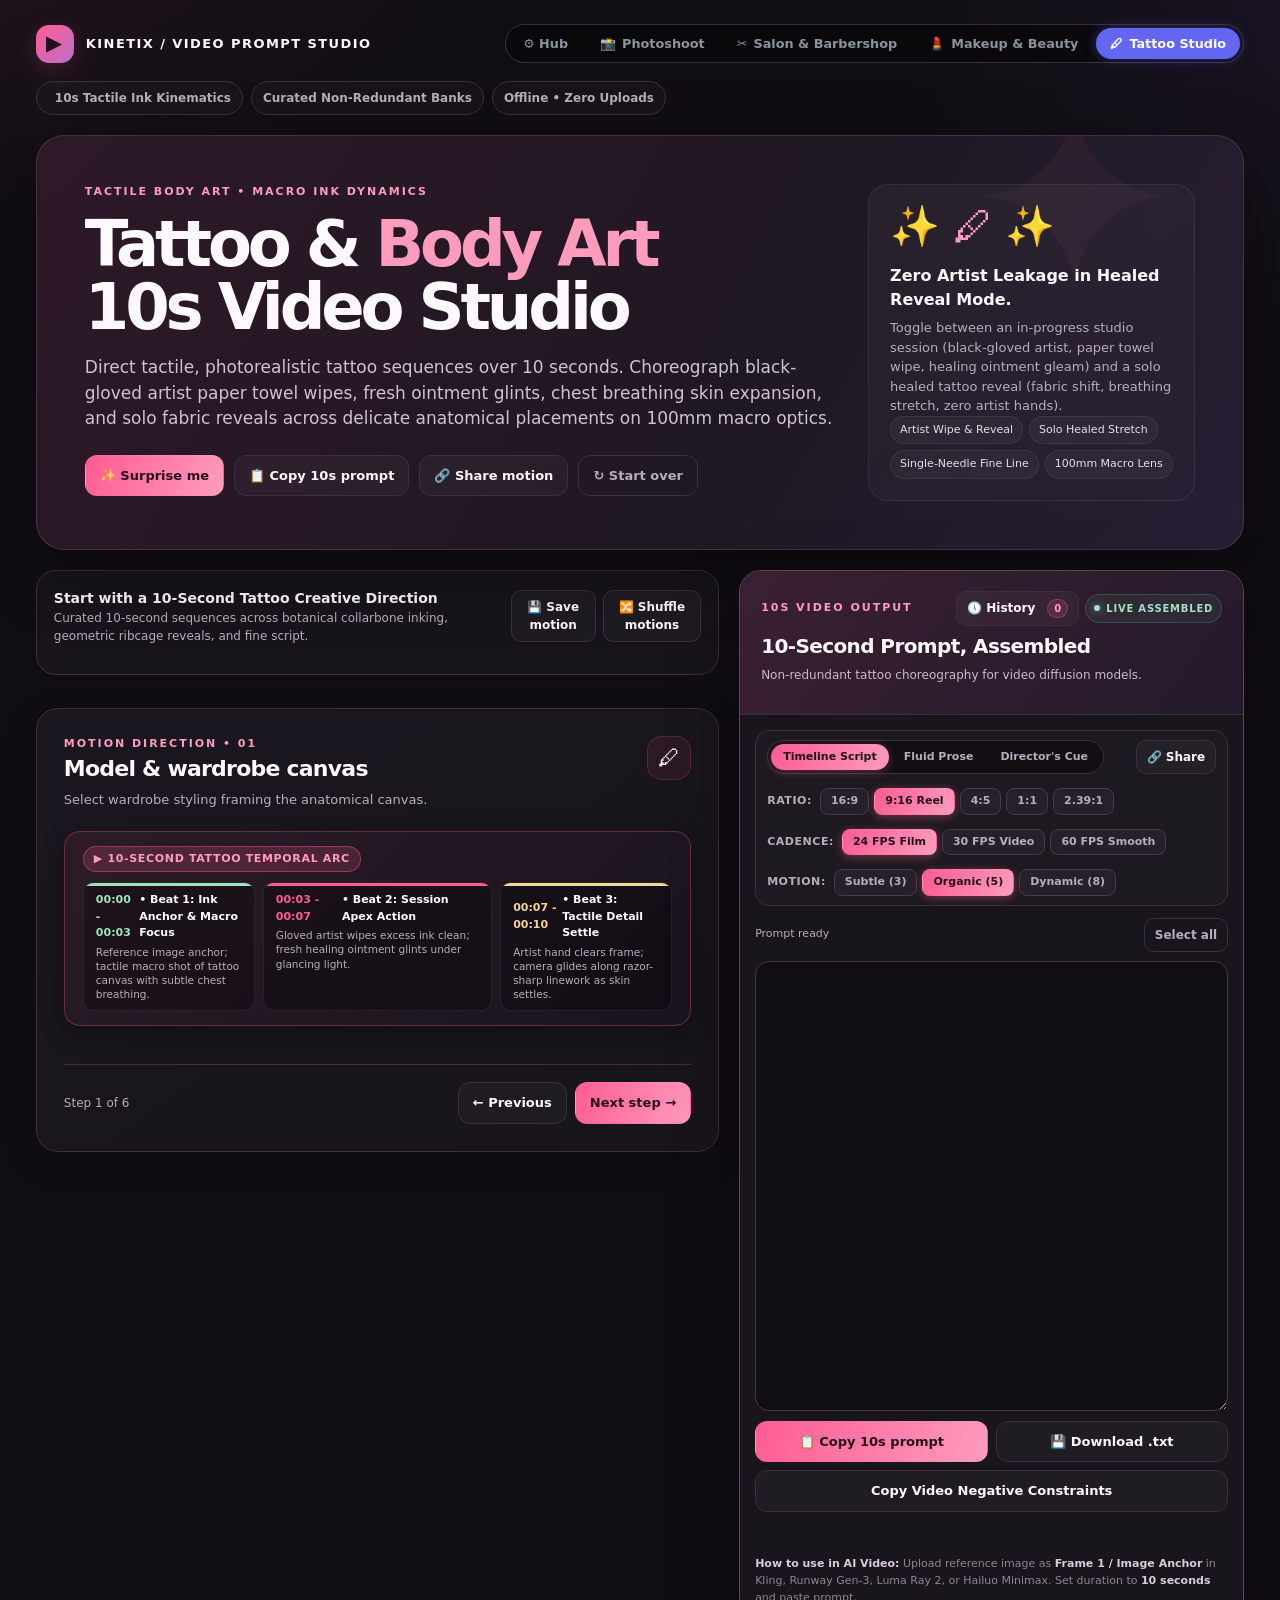
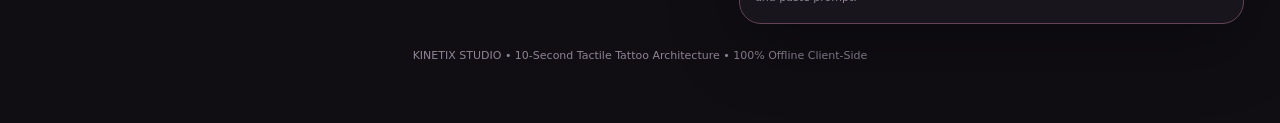
<file: tattoo.html>
<!doctype html>
<html lang="en">
<head>
<meta charset="utf-8">
<meta name="viewport" content="width=device-width, initial-scale=1">
<meta name="color-scheme" content="dark">
<title>Kinetix / Tattoo &amp; Body Art 10s Video Studio</title>
<link rel="stylesheet" href="css/shared.css">
<style>
.tattoo-mode-toggle {
  grid-column: 1 / -1;
  display: flex;
  align-items: center;
  justify-content: space-between;
  background: rgba(255, 255, 255, 0.04);
  border: 1px solid var(--line);
  padding: 12px 16px;
  border-radius: 14px;
  margin-bottom: 8px;
}
.tattoo-mode-toggle strong { font-size: 13px; color: #fff; }
.tattoo-mode-toggle p { font-size: 11px; color: var(--muted); margin: 2px 0 0; }
.solo-ink-badge {
  display: inline-flex;
  align-items: center;
  gap: 5px;
  background: rgba(6, 182, 212, 0.15);
  color: #22d3ee;
  font-size: 10.5px;
  font-weight: 800;
  padding: 3px 8px;
  border-radius: 999px;
  border: 1px solid rgba(6, 182, 212, 0.35);
}
</style>
</head>
<body>
<div class="shell">
<header class="topbar">
  <div class="brand">
    <span class="brand-mark">&#9654;</span>
    <span>Kinetix / Video Prompt Studio</span>
  </div>
  <nav class="suite-nav" aria-label="Studio Switcher">
    <a href="index.html" class="suite-nav-link" title="Kinetix Hub">&#9881; Hub</a>
    <a href="photoshoot.html" class="suite-nav-link"><span class="studio-btn-icon">&#128248;</span> Photoshoot</a>
    <a href="salon.html" class="suite-nav-link"><span class="studio-btn-icon">&#9986;</span> Salon &amp; Barbershop</a>
    <a href="makeup.html" class="suite-nav-link"><span class="studio-btn-icon">&#128132;</span> Makeup &amp; Beauty</a>
    <a href="tattoo.html" class="suite-nav-link active"><span class="studio-btn-icon">&#128394;</span> Tattoo Studio</a>
  </nav>
  <div class="top-meta">
    <span class="pill"><span class="pill-dot-video"></span> 10s Tactile Ink Kinematics</span>
    <span class="pill" id="totalOptionCount">Curated Non-Redundant Banks</span>
    <span class="pill">Offline &bull; Zero Uploads</span>
  </div>
</header>

<section class="hero">
  <div>
    <div class="eyebrow" id="heroEyebrow">Tactile Body Art &bull; Macro Ink Dynamics</div>
    <h1 id="heroTitle">Tattoo &amp; <span>Body Art</span><br>10s Video Studio</h1>
    <p id="heroDescription">Direct tactile, photorealistic tattoo sequences over 10 seconds. Choreograph black-gloved artist paper towel wipes, fresh ointment glints, chest breathing skin expansion, and solo fabric reveals across delicate anatomical placements on 100mm macro optics.</p>
    <div class="hero-actions">
      <button class="btn btn-primary" id="randomTop">&#10024; Surprise me</button>
      <button class="btn btn-secondary" id="copyTop">&#128203; Copy 10s prompt</button>
      <button class="btn btn-secondary" id="shareLookTop" type="button">&#128279; Share motion</button>
      <button class="btn btn-quiet" id="resetTop">&#8635; Start over</button>
    </div>
  </div>
  <aside class="hero-note">
    <div class="sparkle">&#10024; &#128394; &#10024;</div>
    <div>
      <strong>Zero Artist Leakage in Healed Reveal Mode.</strong>
      <p>Toggle between an in-progress studio session (black-gloved artist, paper towel wipe, healing ointment gleam) and a solo healed tattoo reveal (fabric shift, breathing stretch, zero artist hands).</p>
      <div class="tags">
        <span class="tag">Artist Wipe &amp; Reveal</span>
        <span class="tag">Solo Healed Stretch</span>
        <span class="tag">Single-Needle Fine Line</span>
        <span class="tag">100mm Macro Lens</span>
      </div>
    </div>
  </aside>
</section>

<div class="layout">
<main class="builder">
  <section class="preset-strip">
    <div class="strip-head">
      <div>
        <h2>Start with a 10-Second Tattoo Creative Direction</h2>
        <p>Curated 10-second sequences across botanical collarbone inking, geometric ribcage reveals, and fine script.</p>
      </div>
      <div class="strip-actions">
        <button class="btn btn-secondary btn-small" id="saveCustomLook" type="button">&#128190; Save motion</button>
        <button class="btn btn-secondary btn-small" id="shuffleLooks" type="button">&#128256; Shuffle motions</button>
      </div>
    </div>
    <div class="preset-grid" id="presets"></div>
  </section>

  <nav class="section-tabs" id="tabs" aria-label="Prompt builder sections"></nav>

  <section class="step-card" id="stepCard">
    <div class="step-head">
      <div>
        <div class="eyebrow" id="stepEyebrow">Motion Direction &bull; 01</div>
        <h2 id="stepTitle">Model &amp; wardrobe canvas</h2>
        <p id="stepDescription">Select wardrobe styling framing the anatomical canvas.</p>
      </div>
      <div class="step-icon" id="stepIcon">&#128394;</div>
    </div>

    <!-- Visual 10s Timeline Preview Widget -->
    <div class="timeline-card" id="timelinePreview">
      <div class="timeline-head">
        <span class="timeline-badge">&#9654; 10-Second Tattoo Temporal Arc</span>
        <span id="sessionStatus"></span>
      </div>
      <div class="timeline-track">
        <div class="timeline-beat-card beat-1">
          <div class="beat-time"><span style="color:var(--green)">00:00 - 00:03</span> &bull; Beat 1: Ink Anchor &amp; Macro Focus</div>
          <div class="beat-label" id="beat1Text">Reference image anchor; tactile macro shot of tattoo canvas with subtle chest breathing.</div>
        </div>
        <div class="timeline-beat-card beat-2">
          <div class="beat-time"><span style="color:var(--pink)">00:03 - 00:07</span> &bull; Beat 2: Session Apex Action</div>
          <div class="beat-label" id="beat2Text">Gloved artist wipes excess ink clean; fresh healing ointment glints under glancing light.</div>
        </div>
        <div class="timeline-beat-card beat-3">
          <div class="beat-time"><span style="color:var(--yellow)">00:07 - 00:10</span> &bull; Beat 3: Tactile Detail Settle</div>
          <div class="beat-label" id="beat3Text">Artist hand clears frame; camera glides along razor-sharp linework as skin settles.</div>
        </div>
      </div>
    </div>

    <!-- Main Core Fields Grid -->
    <div class="field-grid" id="fields"></div>

    <!-- Progressive Disclosure Fine-Tune Area -->
    <div id="fineTuneArea"></div>
    <div id="specialContent"></div>
    
    <div class="step-foot">
      <span class="step-count" id="stepCount">Step 1 of 6</span>
      <div class="step-buttons">
        <button class="btn btn-secondary" id="prevStep">&#8592; Previous</button>
        <button class="btn btn-primary" id="nextStep">Next step &#8594;</button>
      </div>
    </div>
  </section>
</main>

<aside class="preview">
  <div class="preview-head">
    <div class="preview-top">
      <div class="eyebrow">10s Video Output</div>
      <div class="preview-top-actions">
        <button class="btn btn-secondary btn-small" id="openHistoryBtn" type="button" title="View prompt history">&#128340; History <span class="badge" id="historyBadge">0</span></button>
        <span class="live">Live Assembled</span>
      </div>
    </div>
    <h2>10-Second Prompt, Assembled</h2>
    <p>Non-redundant tattoo choreography for video diffusion models.</p>
    <div class="summary" id="summary"></div>
  </div>

  <div class="preview-body">
    <div class="preview-toolbar">
      <div class="toolbar-row">
        <div class="seg-control" id="modeSegControl">
          <button type="button" class="seg-btn active" id="btnTimelineMode">Timeline Script</button>
          <button type="button" class="seg-btn" id="btnFluidMode">Fluid Prose</button>
          <button type="button" class="seg-btn" id="btnDirectorMode">Director's Cue</button>
        </div>
        <button class="btn btn-secondary btn-small" id="shareLookBtn" type="button" title="Copy shareable link">&#128279; Share</button>
      </div>

      <div class="ratio-row">
        <span class="ratio-label">Ratio:</span>
        <div class="ratio-chips" id="ratioChips">
          <button type="button" class="ratio-chip" data-ratio="16:9">16:9</button>
          <button type="button" class="ratio-chip active" data-ratio="9:16">9:16 Reel</button>
          <button type="button" class="ratio-chip" data-ratio="4:5">4:5</button>
          <button type="button" class="ratio-chip" data-ratio="1:1">1:1</button>
          <button type="button" class="ratio-chip" data-ratio="2.39:1">2.39:1</button>
        </div>
      </div>

      <div class="ratio-row">
        <span class="ratio-label">Cadence:</span>
        <div class="ratio-chips" id="fpsChips">
          <button type="button" class="ratio-chip active" data-fps="24fps">24 FPS Film</button>
          <button type="button" class="ratio-chip" data-fps="30fps">30 FPS Video</button>
          <button type="button" class="ratio-chip" data-fps="60fps">60 FPS Smooth</button>
        </div>
      </div>

      <div class="ratio-row">
        <span class="ratio-label">Motion:</span>
        <div class="ratio-chips" id="motionChips">
          <button type="button" class="ratio-chip" data-motion="Subtle (3/10)">Subtle (3)</button>
          <button type="button" class="ratio-chip active" data-motion="Organic (5/10)">Organic (5)</button>
          <button type="button" class="ratio-chip" data-motion="Dynamic (8/10)">Dynamic (8)</button>
        </div>
      </div>
    </div>

    <div class="prompt-meta">
      <span id="wordCount">Prompt ready</span>
      <button class="btn btn-quiet btn-small" id="selectPrompt">Select all</button>
    </div>

    <textarea class="prompt-area" id="prompt" spellcheck="false" aria-label="Generated 10-second video prompt"></textarea>

    <div class="preview-buttons">
      <button class="btn btn-primary" id="copy">&#128203; Copy 10s prompt</button>
      <button class="btn btn-secondary" id="download">&#128190; Download .txt</button>
      <button class="btn btn-secondary span2" id="copyNegative">Copy Video Negative Constraints</button>
    </div>
    <div class="toast" id="toast" role="status" aria-live="polite"></div>
  </div>

  <div class="preview-help">
    <strong>How to use in AI Video:</strong> Upload reference image as <strong>Frame 1 / Image Anchor</strong> in Kling, Runway Gen-3, Luma Ray 2, or Hailuo Minimax. Set duration to <strong>10 seconds</strong> and paste prompt.
  </div>
</aside>
</div>

<!-- History Modal -->
<div class="history-modal" id="historyModal">
  <div class="history-head">
    <div>
      <h3>10s Tattoo Video Prompt History</h3>
      <p>Recent prompts and motions saved this session.</p>
    </div>
    <div class="history-head-actions">
      <button class="btn-quiet btn-small" id="clearHistoryBtn" type="button">Clear</button>
      <button class="btn-quiet btn-small" id="closeHistoryBtn" type="button">&#10005; Close</button>
    </div>
  </div>
  <div class="history-list" id="historyList"></div>
</div>
<div class="modal-backdrop" id="historyBackdrop"></div>

<p class="fineprint">KINETIX STUDIO &bull; 10-Second Tactile Tattoo Architecture &bull; 100% Offline Client-Side</p>
</div>

<script>
(()=>{
const O = (label, text=label, desc='', cat='General') => ({ label, text, desc, cat });

// ==========================================
// DEDUPLICATED OPTION BANKS: TATTOO & BODY ART
// ==========================================
const placement = [
  O('Right collarbone contour (delicate curve)', 'placed gracefully along the contour of her right collarbone, following the delicate anatomical curve toward the shoulder'),
  O('Ribcage & underbust line (anatomical align)', 'placed along the lateral ribcage and underbust curve, expanding and contracting subtly with her natural breathing rhythm'),
  O('Back of neck & upper spine (clean vertical)', 'centered along the upper spine and base of the neck, framed by bare shoulders and natural posture'),
  O('Upper outer thigh (flattering diagonal)', 'placed along the upper outer thigh, accentuating muscle contour and natural leg movement')
];

const canvasTop = [
  O('Minimalist white ribbed racerback crop tank', 'a minimalist white ribbed cotton racerback cropped tank top with thin straps, elegantly revealing her collarbones, shoulder slope, and natural midriff'),
  O('Structured matte black bandeau tube top', 'a structured matte black bandeau tube top framing the collarbones, upper chest, and ribcage contour'),
  O('Open-back cream halter knit crop top', 'a cream knit halter crop top with an open back, exposing the spine and shoulder blades'),
  O('Distressed denim cutoff shorts (raw hem)', 'low-slung vintage denim cutoff shorts with frayed raw hems, framing the upper thigh tattoo contour')
];

const motif = [
  O('Single-needle fine-line botanical (wild roses)', 'ultra-crisp single-needle fine-line botanical illustration featuring blooming wild roses, thorny trailing stems, and airy stippled shading'),
  O('Sacred geometric mandala with micro-dotwork', 'sacred geometric mandala linework with ultra-precise concentric circles, crisp radial symmetry, and micro-stipple whip shading'),
  O('Minimalist single-line continuous female silhouette', 'a minimalist continuous single-line contour drawing of an abstract female silhouette with graceful fluid curves'),
  O('Delicate micro-script calligraphy quote', 'delicate handwritten micro-script calligraphy with razor-thin flourishing ligatures and rich black pigment density')
];

// 10s Choreography for In-Progress Session Mode
const choreographySession = [
  O('Gloved artist paper towel wipe & ointment glint',
    'Between 00:00 and 00:04 a black-gloved artist hand gently clears damp ink wash with a soft folded paper towel in a smooth single sweep; at 00:05 reveals the crisp single-needle linework; from 00:07 to 00:10 the artist hand clears the frame as a thin gloss of healing ointment glints under the glancing light streak',
    'Gloved Artist Wipe & Reveal'),
  O('Rotary needle hum & precision ink trace',
    'Between 00:00 and 00:04 the tip of a sleek black rotary tattoo machine hovers over the skin with a tiny black ink droplet; at 00:05 the needle hums smoothly as the artist traces a crisp curved botanical stem onto the skin, with subtle natural muscle response; from 00:07 to 00:10 the artist pauses, dabbing excess pigment with sterile cotton',
    'Rotary Needle Precision Inking'),
  O('Alcohol prep wipe & stencil placement',
    'Between 00:00 and 00:04 the artist cleanses the skin with an antiseptic wipe; at 00:05 smooths a purple carbon stencil transfer paper firmly onto the anatomical curve; from 00:07 to 00:10 gently peels the backing paper away, revealing a crisp purple stencil guideline on bare skin',
    'Antiseptic Wipe & Stencil Peel')
];

// 10s Choreography for Solo Healed Reveal Mode (Zero Artist)
const choreographySolo = [
  O('Solo skin reveal & fabric drape shift',
    'Between 00:00 and 00:04 the model stands with one hand near her neckline; at 00:05 she slowly shifts the lightweight fabric of her top to reveal the sharp collarbone tattoo contour; from 00:07 to 00:10 exhales softly as her chest settles, holding a calm serene posture while light skims across the artwork',
    'Fabric Drape Shift & Reveal'),
  O('Breathing ribcage expansion & posture stretch',
    'Between 00:00 and 00:04 model stands in relaxed resting posture; at 00:05 she inhales deeply, expanding her ribcage and arching her spine slightly to stretch the geometric tattoo lines into taut symmetrical alignment; from 00:07 to 00:10 holds a serene poised stance',
    'Ribcage Breathing Stretch'),
  O('Slow-motion 180° light sweep over healed ink',
    'Between 00:00 and 00:04 camera executes a slow macro glide; at 00:05 a glancing streak of warm directional keylight sweeps across the skin, highlighting the crisp healed black pigment and natural epidermal texture; from 00:07 to 00:10 settles into an intimate beauty freeze',
    'Light Sweep over Healed Ink')
];

const cameraOptics = [
  O('100mm Macro Prime tracking along ink curve', '100mm macro cinema prime lens, smoothly tracking horizontally along the curvature of the tattoo with razor-sharp linework and shallow depth of field'),
  O('85mm Close-Up Portrait with slow drift', '85mm f/1.4 cinema prime with organic handheld micro-drift, capturing the interplay between the tattoo, collarbone, and natural skin breathing'),
  O('50mm Environmental Medium framing torso', '50mm f/1.2 lens framed at medium torso distance, establishing the relationship between the tattoo placement and full outfit styling')
];

const sidelighting = [
  O('Low-angle raking directional key (micro-shadows)', 'low-angle raking directional key light skimming across the skin surface, casting subtle micro-shadows that highlight skin texture and fresh ink gloss'),
  O('Soft studio overhead softbox with warm rim', 'diffused overhead studio softbox creating smooth skin tones paired with a warm golden rim light tracing anatomical contours'),
  O('Moody chiaroscuro spotlight with dark falloff', 'intimate single-source spotlight focused precisely on the tattoo canvas with dark cinematic falloff in the background')
];

// Checks
const finishChecks = [
  { id: 'identity', label: 'Strict identity preservation from reference image', detail: 'Lock exact facial features, bone structure, and warm Indian skin tone from reference.', checked: true },
  { id: 'skinRealism', label: 'Epidermal texture & natural erythema', detail: 'Authentic visible pores and realistic subtle redness around fresh needle lines; strictly avoid plastic AI smoothing.', checked: true },
  { id: 'lineStability', label: 'Tattoo linework stability (no dissolving lines)', detail: 'Tattoo lines stay organically anchored to the skin surface without dissolving, morphing, or drifting during movement.', checked: true },
  { id: 'naturalKinematics', label: 'Natural kinematics & breathing rhythm', detail: '24fps cinematic cadence with believable paper towel wipe friction and natural chest breathing rhythm.', checked: true },
  { id: 'antiWarp', label: 'Temporal tool stability (no melting fingers)', detail: 'Zero duplicate fingers on artist hands, no melting tools, and solid temporal continuity across all 10 seconds.', checked: true }
];

// State
let activeSection = 'wardrobe';
let sessionMode = 'session'; // 'session' | 'solo'
let activeRatio = '9:16';
let activeFps = '24fps';
let activeMotion = 'Organic (5/10)';
let outputFormat = 'timeline';
let promptHistory = [];

const values = {};
const checkState = {};
finishChecks.forEach(c => checkState[c.id] = c.checked);

const sections = [
  { id: 'wardrobe', name: 'Model & wardrobe canvas', icon: '&#128087;', desc: 'Wardrobe styling framing the anatomical canvas.' },
  { id: 'canvas', name: 'Placement & skin canvas', icon: '&#128394;', desc: 'Anatomical location along collarbone, ribcage, or thigh.' },
  { id: 'motif', name: 'Tattoo motif & ink style', icon: '&#10024;', desc: 'Single-needle florals, geometry, and calligraphy.' },
  { id: 'session', name: 'Session & reveal mode', icon: '&#128080;', desc: 'In-progress artist inking or solo healed reveal.' },
  { id: 'camera', name: 'Macro optics & lighting', icon: '&#127910;', desc: '100mm macro lenses and raking sidelight.' },
  { id: 'finish', name: 'Finish & video guardrails', icon: '&#128737;', desc: 'Identity locking, anti-warp directives, and line stability.' }
];

const fields = {
  placement: { section: 'canvas', label: 'Anatomical Placement', opts: placement, def: 0 },
  canvasTop: { section: 'wardrobe', label: 'Wardrobe Framing Canvas', opts: canvasTop, def: 0 },
  motif: { section: 'motif', label: 'Tattoo Motif & Linework Style', opts: motif, def: 0 },
  choreographySession: { section: 'session', label: '10s Tattoo Session Choreography Arc', opts: choreographySession, def: 0 },
  choreographySolo: { section: 'session', label: '10s Solo Healed Choreography Arc', opts: choreographySolo, def: 0 },
  cameraOptics: { section: 'camera', label: 'Macro Optics & Trajectory', opts: cameraOptics, def: 0 },
  sidelighting: { section: 'camera', label: 'Glancing Sidelight & Atmosphere', opts: sidelighting, def: 0 }
};

Object.entries(fields).forEach(([k, f]) => {
  values[k] = f.opts[f.def || 0];
});

// Presets
const presets = [
  {
    title: 'Single-Needle Wild Rose Collarbone Tattoo',
    icon: '&#127801;',
    sub: 'Session Wipe &bull; Collarbone &bull; Gloved Artist &bull; 100mm Macro',
    mode: 'session',
    set: {
      placement: placement[0], canvasTop: canvasTop[0], motif: motif[0],
      choreographySession: choreographySession[0], cameraOptics: cameraOptics[0], sidelighting: sidelighting[0]
    }
  },
  {
    title: 'Geometric Mandala Ribcage Stretch (Solo Reveal)',
    icon: '&#10024;',
    sub: 'Solo Reveal &bull; Ribcage &bull; Breathing Stretch &bull; Zero Artist',
    mode: 'solo',
    set: {
      placement: placement[1], canvasTop: canvasTop[1], motif: motif[1],
      choreographySolo: choreographySolo[1], cameraOptics: cameraOptics[0], sidelighting: sidelighting[0]
    }
  },
  {
    title: 'Micro-Script Behind Ear Inking Detail',
    icon: '&#9997;',
    sub: 'Session Inking &bull; Rotary Hum &bull; Micro-Script &bull; Antiseptic Wipe',
    mode: 'session',
    set: {
      placement: placement[2], canvasTop: canvasTop[2], motif: motif[3],
      choreographySession: choreographySession[1], cameraOptics: cameraOptics[0], sidelighting: sidelighting[1]
    }
  },
  {
    title: 'Healed Outer Thigh Botanical in Cutoffs (Solo)',
    icon: '&#128086;',
    sub: 'Solo Reveal &bull; Outer Thigh &bull; Denim Cutoffs &bull; Light Sweep',
    mode: 'solo',
    set: {
      placement: placement[3], canvasTop: canvasTop[3], motif: motif[0],
      choreographySolo: choreographySolo[2], cameraOptics: cameraOptics[1], sidelighting: sidelighting[0]
    }
  }
];

const el = id => document.getElementById(id);

function renderTabs() {
  const tabsEl = el('tabs');
  tabsEl.innerHTML = '';
  sections.forEach((sec, idx) => {
    const b = document.createElement('button');
    b.type = 'button';
    b.className = `tab ${sec.id === activeSection ? 'active' : ''}`;
    b.innerHTML = `<span class="tab-no">0${idx+1}</span>${sec.icon} ${sec.name}`;
    b.addEventListener('click', () => goSection(sec.id));
    tabsEl.appendChild(b);
  });
}

function goSection(secId) {
  activeSection = secId;
  const s = sections.find(x => x.id === secId);
  if (!s) return;
  const idx = sections.indexOf(s);
  el('stepEyebrow').textContent = `Motion Direction &bull; 0${idx+1}`;
  el('stepTitle').textContent = s.name;
  el('stepDescription').textContent = s.desc;
  el('stepIcon').innerHTML = s.icon;
  el('stepCount').textContent = `Step ${idx+1} of ${sections.length}`;
  renderTabs();
  renderFields();
}

function createSelectField(id, f) {
  const wrap = document.createElement('div');
  wrap.className = 'field full';

  const labelRow = document.createElement('div');
  labelRow.className = 'label-row';
  labelRow.innerHTML = `<label>${f.label}</label><span class="option-count">${f.opts.length} choices</span>`;
  wrap.appendChild(labelRow);

  const custom = document.createElement('div');
  custom.className = 'custom-select';

  const trigger = document.createElement('button');
  trigger.type = 'button';
  trigger.className = 'select-trigger';
  trigger.innerHTML = `<span class="current">${values[id]?.label || f.opts[0].label}</span><span class="chevron">&#9662;</span>`;

  const menu = document.createElement('div');
  menu.className = 'select-menu';

  const search = document.createElement('input');
  search.type = 'text';
  search.className = 'select-search';
  search.placeholder = `Search ${f.label.toLowerCase()}...`;
  menu.appendChild(search);

  const list = document.createElement('div');
  list.className = 'option-list';

  f.opts.forEach(opt => {
    const b = document.createElement('button');
    b.type = 'button';
    b.className = `choice ${values[id]?.label === opt.label ? 'selected' : ''}`;
    b.innerHTML = `<span>${opt.label}</span>${values[id]?.label === opt.label ? '<span class="checkmark">&#10003;</span>' : ''}`;
    b.addEventListener('click', () => {
      values[id] = opt;
      trigger.querySelector('.current').textContent = opt.label;
      custom.classList.remove('open');
      buildPrompt();
    });
    list.appendChild(b);
  });

  search.addEventListener('input', () => {
    const q = search.value.toLowerCase().trim();
    list.querySelectorAll('.choice').forEach(c => {
      c.style.display = c.textContent.toLowerCase().includes(q) ? 'block' : 'none';
    });
  });

  menu.appendChild(list);
  custom.appendChild(trigger);
  custom.appendChild(menu);

  trigger.addEventListener('click', (e) => {
    e.stopPropagation();
    const wasOpen = custom.classList.contains('open');
    document.querySelectorAll('.custom-select.open').forEach(x => x.classList.remove('open'));
    if (!wasOpen) {
      custom.classList.add('open');
      search.value = '';
      list.querySelectorAll('.choice').forEach(c => c.style.display = 'block');
      search.focus();
    }
  });

  wrap.appendChild(custom);
  return wrap;
}

function renderFields() {
  const host = el('fields');
  const fineArea = el('fineTuneArea');
  host.innerHTML = '';
  fineArea.innerHTML = '';

  if (activeSection === 'finish') {
    renderFinishSection(host);
    return;
  }

  // Session mode switcher
  if (activeSection === 'session') {
    const toggleCard = document.createElement('div');
    toggleCard.className = 'tattoo-mode-toggle';
    toggleCard.innerHTML = `
      <div>
        <strong>Tattoo Presentation Mode</strong>
        <p>Choose between an active studio inking session or a solo healed tattoo reveal.</p>
      </div>
      <div class="seg-control">
        <button type="button" class="seg-btn ${sessionMode === 'session' ? 'active' : ''}" id="btnModeSession">In-Progress Session</button>
        <button type="button" class="seg-btn ${sessionMode === 'solo' ? 'active' : ''}" id="btnModeSolo">Solo Healed Reveal</button>
      </div>
    `;
    toggleCard.querySelector('#btnModeSession').addEventListener('click', () => {
      sessionMode = 'session';
      renderFields();
      buildPrompt();
      toast('Switched to In-Progress Tattoo Session (Gloved Artist & Ointment active).');
    });
    toggleCard.querySelector('#btnModeSolo').addEventListener('click', () => {
      sessionMode = 'solo';
      renderFields();
      buildPrompt();
      toast('Switched to Solo Healed Reveal (Zero Artist / Needles).');
    });
    host.appendChild(toggleCard);
  }

  // Filter fields
  const secFields = Object.entries(fields).filter(([k, f]) => {
    if (f.section !== activeSection) return false;
    if (activeSection === 'session') {
      if (sessionMode === 'session' && k === 'choreographySolo') return false;
      if (sessionMode === 'solo' && k === 'choreographySession') return false;
    }
    return true;
  });

  secFields.forEach(([id, f]) => {
    host.appendChild(createSelectField(id, f));
  });
}

function renderFinishSection(host) {
  const wrap = document.createElement('div');
  wrap.className = 'field full';
  wrap.innerHTML = `<div class="label-row"><label>10-Second Tactile Tattoo Consistency Guardrails</label></div>`;

  const checksDiv = document.createElement('div');
  checksDiv.className = 'checks';

  finishChecks.forEach(c => {
    const item = document.createElement('label');
    item.className = 'check';
    item.innerHTML = `
      <input type="checkbox" id="chk_${c.id}" ${checkState[c.id] ? 'checked' : ''}>
      <div>
        <strong>${c.label}</strong>
        <small>${c.detail}</small>
      </div>
    `;
    item.querySelector('input').addEventListener('change', (e) => {
      checkState[c.id] = e.target.checked;
      buildPrompt();
    });
    checksDiv.appendChild(item);
  });

  wrap.appendChild(checksDiv);
  host.appendChild(wrap);
}

document.addEventListener('click', () => {
  document.querySelectorAll('.custom-select.open').forEach(x => x.classList.remove('open'));
});

// Presets
function renderPresets() {
  const pHost = el('presets');
  pHost.innerHTML = '';
  presets.forEach(p => {
    const card = document.createElement('button');
    card.type = 'button';
    card.className = 'preset';
    card.innerHTML = `
      <div class="preset-icon">${p.icon}</div>
      <strong>${p.title}</strong>
      <small>${p.sub}</small>
    `;
    card.addEventListener('click', () => {
      if (p.mode) sessionMode = p.mode;
      Object.assign(values, p.set);
      renderFields();
      buildPrompt();
      toast(`Applied 10s tattoo motion: ${p.title}`);
    });
    pHost.appendChild(card);
  });
}

// Build Prompt
function buildPrompt() {
  el('sessionStatus').innerHTML = sessionMode === 'solo'
    ? `<span class="solo-ink-badge">&#10003; Solo Healed Reveal (Zero Artist)</span>`
    : `<span style="color:var(--muted); font-size:11px;">Studio Session</span>`;

  const choreo = sessionMode === 'solo'
    ? (values.choreographySolo?.text || '')
    : (values.choreographySession?.text || '');

  let beat1Prose = '';
  let beat2Prose = '';
  let beat3Prose = '';

  if (sessionMode === 'session') {
    beat1Prose = `Video opens on a tactile macro shot of the tattoo canvas. Shot on ${values.cameraOptics?.text || ''}. Model breathes naturally, chest gently expanding.`;
    beat2Prose = `Core dynamic action: ${choreo}. Fresh ink wash is wiped clean, and a thin gloss of healing ointment glints under glancing light.`;
    beat3Prose = `The artist hand clears the frame. Camera glides along the razor-sharp ink curvature as skin settles with a soft healthy sheen.`;
  } else {
    beat1Prose = `Video opens on the solitary female subject framed in macro focus. Shot on ${values.cameraOptics?.text || ''}. Tattoo contour rests gracefully against skin.`;
    beat2Prose = `Core dynamic reveal: ${choreo}. Zero artist or tools in frame; skin flexes and stretches organically with her physical momentum.`;
    beat3Prose = `Movement settles into an intimate, polished framing. The healed linework remains crisp and distortion-free against her natural skin.`;
  }

  el('beat1Text').textContent = `[00:00-00:03] ${beat1Prose}`;
  el('beat2Text').textContent = `[00:03-00:07] ${beat2Prose}`;
  el('beat3Text').textContent = `[00:07-00:10] ${beat3Prose}`;

  const lines = [];

  if (outputFormat === 'timeline') {
    lines.push('REFERENCE-IMAGE TO 10-SECOND MACRO TATTOO & BODY ART VIDEO');
    lines.push('');
    lines.push('INITIAL FRAME ANCHOR (00:00):');
    lines.push('• Begins seamlessly from the reference image, locking the female model's recognizable facial structure, Indian heritage, skin tone, and body posture in macro focus.');
    lines.push(`• Wardrobe Canvas: Wearing ${values.canvasTop?.text || ''}.`);
    lines.push(`• Anatomical Placement: ${values.placement?.text || ''}.`);
    if (sessionMode === 'solo') {
      lines.push('• Solo Reveal Directive: Strictly solo female subject only; zero tattoo artist hands, needles, or secondary person in frame.');
    } else {
      lines.push('• Session Inking Directive: Tactile tattoo artistry in action, with black-gloved artist hand operating with sterile precision.');
    }
    lines.push('');
    lines.push('10-SECOND SYNCHRONIZED TATTOO TEMPORAL ARC:');
    lines.push(`[00:00 - 00:03 | BEAT 1 - INK ANCHOR & MACRO FOCUS]:`);
    lines.push(beat1Prose);
    lines.push('');
    lines.push(`[00:03 - 00:07 | BEAT 2 - SESSION APEX ACTION]:`);
    lines.push(beat2Prose);
    lines.push('');
    lines.push(`[00:07 - 00:10 | BEAT 3 - TACTILE DETAIL SETTLE]:`);
    lines.push(beat3Prose);
    lines.push('');
    lines.push('TATTOO ARTISTRY & INK CONTINUITY:');
    lines.push(`• Tattoo Motif & Style: ${values.motif?.text || ''}.`);
    lines.push('');
    lines.push('CINEMATOGRAPHY & LIGHTING:');
    lines.push(`• Macro Optics: Shot on ${values.cameraOptics?.text || ''}. Aspect ratio: ${activeRatio}. Cadence: ${activeFps}. Motion Intensity: ${activeMotion}.`);
    lines.push(`• Glancing Sidelight: ${values.sidelighting?.text || ''}.`);
    lines.push('');
    lines.push('TEMPORAL PRESERVATION CONSTRAINTS:');
    lines.push('• Strict identity lock to reference image, authentic visible skin pores, line stability without drifting or dissolving, 24fps cinematic motion blur, and zero tool or limb warping across all 10 seconds.');
  } else if (outputFormat === 'fluid') {
    const actionDesc = sessionMode === 'solo'
      ? `She showcases the artwork solo with zero other people in frame. Across the 10-second duration: between 00:00 and 00:03, macro focus establishes the ink placement; between 00:03 and 00:07, ${choreo}; from 00:07 to 00:10, movement settles as light traces the razor-sharp linework against her natural skin.`
      : `Tactile tattooing in action. Across the 10-second duration: between 00:00 and 00:03, macro focus establishes the fresh ink; between 00:03 and 00:07, ${choreo}; from 00:07 to 00:10, the artist hand clears the frame as fresh ointment glints under glancing sidelight.`;

    lines.push(`A seamless 10-second tactile macro tattoo video starting from the reference image anchor, preserving the exact adult woman with warm Indian skin tone and facial identity throughout. She is wearing ${values.canvasTop?.text || ''}, featuring a tattoo ${values.placement?.text || ''}. Artwork style: ${values.motif?.text || ''}. ${actionDesc} Shot on ${values.cameraOptics?.text || ''} illuminated by ${values.sidelighting?.text || ''}. Ratio: ${activeRatio}, 24fps cinematic cadence, temporal stability with zero warping or morphing.`);
  } else {
    lines.push('DIRECTOR'S TECHNICAL SHOT SHEET • 10-SECOND TATTOO I2V');
    lines.push(`PROJECT: Tactile Tattoo 10s Clip | RATIO: ${activeRatio} | CADENCE: ${activeFps} | INTENSITY: ${activeMotion}`);
    lines.push(`MODE: ${sessionMode === 'session' ? 'In-Progress Tattoo Session' : 'Solo Healed Reveal'}`);
    lines.push(`PLACEMENT: ${values.placement?.label || ''} | Canvas: ${values.canvasTop?.label || ''}`);
    lines.push(`MOTIF: ${values.motif?.label || ''}`);
    lines.push(`ACTION: ${choreo}`);
    lines.push(`OPTICS: Shot on ${values.cameraOptics?.text || ''} | ${values.sidelighting?.text || ''}`);
    lines.push(`GUARDRAILS: Strict identity preservation, authentic pores, line stability, zero warping.`);
  }

  const promptText = lines.join('\n');
  el('prompt').value = promptText;
  el('prompt').textContent = promptText;

  const words = promptText.trim().split(/\s+/).length;
  el('wordCount').textContent = `${words} words • ${promptText.length} chars • 10-Sec Video (${activeRatio})`;

  const sumEl = el('summary');
  sumEl.innerHTML = `
    <span class="summary-tag">${values.placement?.label?.split(' ')[0] || 'Tattoo'}</span>
    <span class="summary-tag">${sessionMode === 'session' ? 'Session Inking' : 'Solo Reveal'}</span>
    <span class="summary-tag">${activeRatio}</span>
    <span class="summary-tag">${activeFps}</span>
  `;
}

// Toast
function toast(msg) {
  const t = el('toast');
  t.textContent = msg;
  t.classList.remove('flash');
  void t.offsetWidth;
  t.classList.add('flash');
}

// Navigation
el('prevStep')?.addEventListener('click', () => {
  const idx = sections.findIndex(s => s.id === activeSection);
  if (idx > 0) goSection(sections[idx - 1].id);
});

el('nextStep')?.addEventListener('click', () => {
  const idx = sections.findIndex(s => s.id === activeSection);
  if (idx < sections.length - 1) goSection(sections[idx + 1].id);
});

function updateModeButtons() {
  el('btnTimelineMode').className = `seg-btn ${outputFormat === 'timeline' ? 'active' : ''}`;
  el('btnFluidMode').className = `seg-btn ${outputFormat === 'fluid' ? 'active' : ''}`;
  el('btnDirectorMode').className = `seg-btn ${outputFormat === 'director' ? 'active' : ''}`;
}

el('btnTimelineMode')?.addEventListener('click', () => {
  outputFormat = 'timeline';
  updateModeButtons();
  buildPrompt();
  toast('Switched to 10s Timeline Script Format (3-Beat).');
});

el('btnFluidMode')?.addEventListener('click', () => {
  outputFormat = 'fluid';
  updateModeButtons();
  buildPrompt();
  toast('Switched to Fluid Cinematic Prose Format.');
});

el('btnDirectorMode')?.addEventListener('click', () => {
  outputFormat = 'director';
  updateModeButtons();
  buildPrompt();
  toast('Switched to Director Technical Cue Format.');
});

// Ratio chips
document.querySelectorAll('#ratioChips .ratio-chip').forEach(btn => {
  btn.addEventListener('click', () => {
    document.querySelectorAll('#ratioChips .ratio-chip').forEach(b => b.classList.remove('active'));
    btn.classList.add('active');
    activeRatio = btn.dataset.ratio;
    buildPrompt();
  });
});

// FPS chips
document.querySelectorAll('#fpsChips .ratio-chip').forEach(btn => {
  btn.addEventListener('click', () => {
    document.querySelectorAll('#fpsChips .ratio-chip').forEach(b => b.classList.remove('active'));
    btn.classList.add('active');
    activeFps = btn.dataset.fps;
    buildPrompt();
  });
});

// Motion chips
document.querySelectorAll('#motionChips .ratio-chip').forEach(btn => {
  btn.addEventListener('click', () => {
    document.querySelectorAll('#motionChips .ratio-chip').forEach(b => b.classList.remove('active'));
    btn.classList.add('active');
    activeMotion = btn.dataset.motion;
    buildPrompt();
  });
});

// Action buttons
el('copy')?.addEventListener('click', () => {
  navigator.clipboard.writeText(el('prompt').value);
  toast('10s tattoo prompt copied to clipboard!');
  saveHistory(el('prompt').value);
});

el('copyTop')?.addEventListener('click', () => {
  navigator.clipboard.writeText(el('prompt').value);
  toast('10s tattoo prompt copied to clipboard!');
  saveHistory(el('prompt').value);
});

el('copyNegative')?.addEventListener('click', () => {
  const neg = 'blurry, low resolution, morphing linework, dissolving tattoo, extra fingers, deformed tools, bleeding ink, artificial plastic skin, bad anatomy, text, watermark';
  navigator.clipboard.writeText(neg);
  toast('Tattoo negative constraints copied!');
});

el('download')?.addEventListener('click', () => {
  const blob = new Blob([el('prompt').value], { type: 'text/plain' });
  const url = URL.createObjectURL(blob);
  const a = document.createElement('a');
  a.href = url;
  a.download = `kinetix_tattoo_${activeRatio.replace(':', 'x')}_10s.txt`;
  a.click();
  URL.revokeObjectURL(url);
  toast('Prompt downloaded as .txt');
});

el('selectPrompt')?.addEventListener('click', () => {
  el('prompt').select();
  toast('Prompt selected');
});

el('randomTop')?.addEventListener('click', () => {
  Object.keys(fields).forEach(k => {
    const arr = fields[k].opts;
    values[k] = arr[Math.floor(Math.random() * arr.length)];
  });
  sessionMode = Math.random() > 0.4 ? 'session' : 'solo';
  renderFields();
  buildPrompt();
  toast('Generated fresh random 10s tattoo direction!');
});

el('resetTop')?.addEventListener('click', () => {
  Object.entries(fields).forEach(([k, f]) => {
    values[k] = f.opts[f.def || 0];
  });
  sessionMode = 'session';
  renderFields();
  buildPrompt();
  toast('Reset to default tattoo direction.');
});

// History management
function saveHistory(p) {
  if (!p) return;
  if (!promptHistory.includes(p)) {
    promptHistory.unshift(p);
    if (promptHistory.length > 15) promptHistory.pop();
  }
  el('historyBadge').textContent = promptHistory.length;
}

el('openHistoryBtn')?.addEventListener('click', () => {
  const list = el('historyList');
  list.innerHTML = '';
  if (promptHistory.length === 0) {
    list.innerHTML = '<p style="color:var(--muted); font-size:12px; padding:20px; text-align:center;">No prompts saved yet this session.</p>';
  } else {
    promptHistory.forEach((p, idx) => {
      const item = document.createElement('div');
      item.className = 'history-item';
      item.innerHTML = `
        <div class="history-item-head">
          <strong>#${idx + 1} &bull; 10s Tattoo Motion</strong>
          <button class="btn btn-secondary btn-small" type="button">Load</button>
        </div>
        <p class="history-item-snippet">${p.slice(0, 160)}...</p>
      `;
      item.querySelector('button').addEventListener('click', () => {
        el('prompt').value = p;
        el('prompt').textContent = p;
        el('historyModal').classList.remove('open');
        el('historyBackdrop').classList.remove('open');
        toast('Loaded prompt from history');
      });
      list.appendChild(item);
    });
  }
  el('historyModal').classList.add('open');
  el('historyBackdrop').classList.add('open');
});

el('closeHistoryBtn')?.addEventListener('click', () => {
  el('historyModal').classList.remove('open');
  el('historyBackdrop').classList.remove('open');
});
el('historyBackdrop')?.addEventListener('click', () => {
  el('historyModal').classList.remove('open');
  el('historyBackdrop').classList.remove('open');
});
el('clearHistoryBtn')?.addEventListener('click', () => {
  promptHistory = [];
  el('historyBadge').textContent = '0';
  el('historyList').innerHTML = '<p style="color:var(--muted); font-size:12px; padding:20px; text-align:center;">History cleared.</p>';
  toast('History cleared');
});

// Initialize
renderTabs();
renderFields();
renderPresets();
buildPrompt();
})();
</script>
</body>
</html>
</file>
<file: css/shared.css>
:root{--bg:#100e13;--panel:#19161e;--panel2:#211c27;--panel3:#2a2331;--text:#fff8fc;--muted:#b8adbd;--muted2:#8f8495;--line:#3a3040;--pink:#ff5c92;--pink2:#ff9cbd;--pink-glow:rgba(255,92,146,0.18);--cream:#f9dfe8;--green:#9fe4c1;--yellow:#f3d49a;--shadow:0 22px 70px #0005;--radius:22px;--radius-sm:8px}
*{box-sizing:border-box}html{scroll-behavior:smooth}body{margin:0;background:radial-gradient(950px 550px at -8% -8%,#55203b55,transparent 65%),radial-gradient(820px 530px at 110% 0%,#39265744,transparent 63%),var(--bg);color:var(--text);font:15px/1.5 Inter,ui-sans-serif,system-ui,-apple-system,"Segoe UI",Roboto,Arial,sans-serif}button,input,select,textarea{font:inherit}button{cursor:pointer}button:focus-visible,select:focus-visible,input:focus-visible,textarea:focus-visible{outline:2px solid var(--pink2);outline-offset:3px}.shell{max-width:1480px;margin:auto;padding:24px clamp(13px,2.8vw,40px) 48px}.topbar{display:flex;justify-content:space-between;align-items:center;gap:18px;margin-bottom:20px;flex-wrap:wrap}.brand{display:flex;align-items:center;gap:12px;font-size:13px;font-weight:850;letter-spacing:.11em;text-transform:uppercase;flex-shrink:0}.brand-mark{width:38px;height:38px;border-radius:13px;display:grid;place-items:center;background:linear-gradient(135deg,var(--pink),#bb70c6);color:#24101a;font-size:21px;box-shadow:0 6px 26px #ff5c922c}.top-meta{display:flex;gap:8px;align-items:center;flex-wrap:wrap}

/* Studio Mode Switcher */
.studio-mode-switcher{display:inline-flex;align-items:center;background:rgba(0,0,0,.45);border:1px solid var(--line,#ffffff14);border-radius:999px;padding:3px;gap:3px;box-shadow:inset 0 2px 6px rgba(0,0,0,.4)}
.studio-mode-btn{display:inline-flex;align-items:center;gap:7px;background:transparent;border:none;color:var(--muted,#b8adbd);font-size:12px;font-weight:750;padding:6px 14px;border-radius:999px;cursor:pointer;transition:all .18s ease;white-space:nowrap}
.studio-mode-btn:hover{color:#fff;background:rgba(255,255,255,.08)}
.studio-mode-btn.active{background:linear-gradient(115deg,var(--pink,#ff5c92),var(--pink2,#ff9cbd));color:#24101a;font-weight:850;box-shadow:0 2px 10px rgba(255,92,146,.35)}
.studio-btn-badge{background:#ff5c9233;color:#fff;font-size:9px;font-weight:850;padding:1px 6px;border-radius:999px;letter-spacing:.05em;margin-left:2px}
.studio-mode-btn.active .studio-btn-badge{background:rgba(36,16,26,.25);color:#24101a}
@media (max-width:860px){.studio-mode-switcher{order:3;width:100%;justify-content:center;margin-top:6px}}.pill{display:inline-flex;align-items:center;gap:7px;border:1px solid var(--line);background:#ffffff06;color:var(--muted);padding:7px 11px;border-radius:999px;font-size:12px;font-weight:700}.pill-dot{width:7px;height:7px;border-radius:50%;background:var(--green)}.hero{position:relative;overflow:hidden;display:grid;grid-template-columns:minmax(0,1.4fr) minmax(230px,.6fr);gap:20px;padding:clamp(23px,4vw,48px);border:1px solid #76506570;border-radius:28px;background:linear-gradient(118deg,#301a2aee,#201923f0 58%,#292037ef);box-shadow:var(--shadow);margin-bottom:20px}.hero:after{content:"✦";position:absolute;right:5%;top:-65px;font-size:260px;line-height:1;color:#ff93bb0b;pointer-events:none}.eyebrow{color:var(--pink2);font-size:11px;letter-spacing:.18em;font-weight:900;text-transform:uppercase}.hero h1{font-size:clamp(36px,5vw,66px);letter-spacing:-.065em;line-height:.99;margin:12px 0 16px;max-width:740px}.hero h1 span{color:var(--pink2)}.hero p{color:#d0c2d1;font-size:clamp(14px,1.4vw,17px);max-width:760px;margin:0}.hero-actions{display:flex;gap:10px;flex-wrap:wrap;margin-top:23px}.hero-note{align-self:stretch;z-index:1;display:flex;flex-direction:column;justify-content:space-between;gap:18px;border:1px solid #ffffff12;border-radius:20px;padding:21px;background:linear-gradient(145deg,#ffffff0a,#ffffff03)}.hero-note .sparkle{font-size:40px;color:var(--pink2);line-height:1}.hero-note strong{font-size:16px}.hero-note p{font-size:13px;margin-top:6px;color:var(--muted)}.tags{display:flex;gap:6px;flex-wrap:wrap}.tag{font-size:11px;padding:5px 9px;border-radius:999px;background:#ffffff0a;border:1px solid #ffffff12;color:#eadce9}.btn{border:1px solid var(--line);border-radius:12px;padding:10px 14px;font-weight:800;font-size:13px;display:inline-flex;align-items:center;justify-content:center;gap:8px;transition:transform .15s,filter .15s,background .15s}.btn:hover{filter:brightness(1.1);transform:translateY(-1px)}.btn-primary{color:#2a101b;background:linear-gradient(115deg,var(--pink),var(--pink2));border-color:transparent}.btn-secondary{background:#ffffff08;color:var(--text)}.btn-quiet{background:transparent;color:var(--muted)}.btn-small{font-size:12px;padding:7px 10px;border-radius:10px}.layout{display:grid;grid-template-columns:minmax(0,1.15fr) minmax(360px,.85fr);gap:20px;align-items:start}.builder{min-width:0}.preset-strip{border:1px solid var(--line);background:#19161edb;border-radius:20px;padding:17px;margin-bottom:15px}.strip-head{display:flex;justify-content:space-between;gap:12px;align-items:center;margin-bottom:12px}.strip-head h2{font-size:14px;margin:0}.strip-head p{font-size:12px;color:var(--muted);margin:0}.preset-grid{display:grid;grid-template-columns:repeat(4,minmax(0,1fr));gap:8px}.preset{min-height:76px;text-align:left;padding:11px;border:1px solid var(--line);border-radius:13px;background:#ffffff04;color:var(--text);display:flex;flex-direction:column;gap:5px;transition:.15s}.preset:hover,.preset.active{border-color:#f66d9ba8;background:#ff5c9212}.preset .preset-icon{font-size:20px}.preset strong{font-size:12px}.preset small{font-size:10px;color:var(--muted);line-height:1.3}.section-tabs{display:flex;gap:7px;overflow:auto;padding:3px 1px 12px;margin-bottom:3px;scrollbar-width:thin}.tab{border:1px solid var(--line);color:var(--muted);background:#17141b;border-radius:12px;padding:10px 13px;white-space:nowrap;font-size:12px;font-weight:850}.tab .tab-no{display:inline-grid;place-items:center;width:20px;height:20px;border-radius:7px;margin-right:6px;background:#ffffff0c;font-size:10px}.tab.active{color:#fff;background:#432538;border-color:#a64f75}.tab.active .tab-no{background:var(--pink);color:#2a101a}.step-card{border:1px solid var(--line);background:linear-gradient(145deg,#1b1720,#17141b);border-radius:22px;padding:clamp(17px,2.4vw,27px);box-shadow:0 10px 35px #0002}.step-head{display:flex;align-items:flex-start;justify-content:space-between;gap:15px;margin-bottom:21px}.step-head h2{margin:0;font-size:22px;letter-spacing:-.035em}.step-head p{margin:5px 0 0;color:var(--muted);font-size:13px;max-width:520px}.step-icon{width:44px;height:44px;flex:0 0 44px;display:grid;place-items:center;background:#ff5c9215;border:1px solid #ff5c9233;border-radius:15px;font-size:22px}.field-grid{display:grid;grid-template-columns:repeat(2,minmax(0,1fr));gap:17px}.field{min-width:0}.field.full{grid-column:1/-1}.label-row{display:flex;justify-content:space-between;align-items:center;gap:8px;margin-bottom:7px}.label-row label,.field>label{font-size:12px;font-weight:850;color:#f2e7f1}.option-count{font-size:10px;color:var(--muted2);font-weight:750;white-space:nowrap}.select-wrap{position:relative}.select-wrap:after{content:"⌄";position:absolute;right:14px;top:50%;transform:translateY(-58%);font-size:18px;color:var(--pink2);pointer-events:none}.field select,.field input[type=text],.field textarea{width:100%;min-width:0;appearance:none;background:#25202b;color:var(--text);border:1px solid #453a4b;border-radius:12px;padding:12px 38px 12px 13px;min-height:48px;outline:none}.field select{cursor:pointer}.field select:hover,.field input:hover,.field textarea:hover{border-color:#655168}.field select option,.field select optgroup{background:#211c27;color:#fff}.field textarea{resize:vertical;padding:12px;min-height:88px}.field input[type=text]{padding-right:13px}.field .help{color:var(--muted2);font-size:11px;margin:6px 0 0}.select-search{width:100%;padding:10px 12px;border-radius:10px;border:1px solid var(--line);background:#111016;color:var(--text);margin-bottom:8px}.custom-select{position:relative}.custom-select button.select-trigger{width:100%;min-height:48px;display:flex;justify-content:space-between;gap:12px;align-items:center;text-align:left;padding:11px 13px;background:#25202b;color:var(--text);border:1px solid #453a4b;border-radius:12px}.select-trigger .current{overflow:hidden;text-overflow:ellipsis;white-space:nowrap;font-size:13px}.select-trigger .chevron{color:var(--pink2);font-size:17px}.select-menu{display:none;position:absolute;z-index:60;top:calc(100% + 7px);left:0;right:0;padding:9px;border:1px solid #59475f;border-radius:14px;background:#201b26;box-shadow:0 18px 40px rgba(0,0,0,.85);max-height:360px;overflow:hidden;flex-direction:column}
.custom-select.open .select-menu{display:flex!important}
.select-search{width:100%;padding:10px 12px;border-radius:10px;border:1px solid var(--line);background:#111016;color:var(--text);margin-bottom:8px;flex:0 0 auto;box-sizing:border-box}
.option-list{display:grid;gap:4px;overflow-y:auto;max-height:280px;-webkit-overflow-scrolling:touch;overscroll-behavior:contain;padding-right:4px;scrollbar-width:thin;scrollbar-color:var(--pink2) transparent}.option-list::-webkit-scrollbar{width:6px}.option-list::-webkit-scrollbar-track{background:transparent}.option-list::-webkit-scrollbar-thumb{background:#59475f;border-radius:999px}.option-list::-webkit-scrollbar-thumb:hover{background:var(--pink)}.custom-select.open .select-menu{display:block}.option-list{display:grid;gap:4px}.choice{border:1px solid transparent;text-align:left;border-radius:9px;padding:9px 10px;background:transparent;color:#e8dfe9;font-size:12px;line-height:1.35}.choice:hover{background:#ffffff09;border-color:#544657}.choice.selected{background:#ff5c9217;border-color:#b94b78;color:#fff}.choice .checkmark{float:right;color:var(--pink2);font-weight:900;margin-left:8px}.no-results{color:var(--muted);font-size:12px;padding:10px}.chip-group{display:flex;gap:7px;flex-wrap:wrap}.chip{background:#25202b;border:1px solid #463a4b;color:#dcd1e0;border-radius:999px;padding:8px 11px;font-size:12px;font-weight:750}.chip:hover{border-color:#846078}.chip.active{color:#2a101a;background:var(--pink2);border-color:var(--pink2)}.checks{display:grid;grid-template-columns:repeat(2,minmax(0,1fr));gap:9px}.check{display:flex;align-items:flex-start;gap:9px;padding:11px 12px;border:1px solid var(--line);background:#ffffff04;border-radius:12px;font-size:12px;color:#dfd5e2;cursor:pointer}.check:hover{border-color:#685267}.check input{accent-color:var(--pink);margin-top:3px;flex:0 0 auto}.check small{display:block;color:var(--muted2);font-size:10px;margin-top:2px}.toggle-row{display:flex;align-items:center;justify-content:space-between;gap:14px;padding:13px;border:1px solid var(--line);background:#ffffff04;border-radius:12px}.toggle-row strong{display:block;font-size:12px}.toggle-row p{font-size:11px;color:var(--muted);margin:3px 0 0}.switch{appearance:none;width:41px;height:24px;border-radius:999px;background:#514654;position:relative;flex:0 0 auto;cursor:pointer;transition:.18s}.switch:after{content:"";position:absolute;top:3px;left:3px;width:18px;height:18px;background:white;border-radius:50%;transition:.18s}.switch:checked{background:var(--pink)}.switch:checked:after{transform:translateX(17px);background:#2a101a}.step-foot{display:flex;justify-content:space-between;align-items:center;gap:10px;margin-top:22px;padding-top:17px;border-top:1px solid var(--line)}.step-count{font-size:12px;color:var(--muted)}.step-buttons{display:flex;gap:8px}.preview{position:sticky;top:14px;min-width:0;border:1px solid #634456;background:#19151d;border-radius:22px;overflow:hidden;box-shadow:var(--shadow)}.preview-head{padding:20px 21px 17px;background:linear-gradient(125deg,#3a2032,#231a2b);border-bottom:1px solid var(--line)}.preview-top{display:flex;align-items:center;justify-content:space-between;gap:10px}.preview-head h2{font-size:20px;letter-spacing:-.03em;margin:5px 0}.preview-head p{margin:0;color:#cab9cc;font-size:12px}.live{display:inline-flex;align-items:center;gap:6px;border:1px solid #43896a61;background:#7bd9a512;color:var(--green);font-size:10px;font-weight:900;text-transform:uppercase;letter-spacing:.08em;padding:6px 8px;border-radius:999px}.live:before{content:"";width:6px;height:6px;border-radius:100%;background:var(--green);box-shadow:0 0 8px #9fe4c1a0}.summary{display:flex;gap:6px;flex-wrap:wrap;margin-top:13px}.summary-tag{max-width:100%;overflow:hidden;text-overflow:ellipsis;white-space:nowrap;font-size:10px;color:#f3dce9;border:1px solid #ffffff1a;background:#ffffff08;border-radius:999px;padding:5px 8px}.preview-body{padding:15px}.prompt-meta{display:flex;justify-content:space-between;align-items:center;gap:10px;margin-bottom:9px;color:var(--muted);font-size:11px}.prompt-area{display:block;width:100%;min-height:450px;resize:vertical;padding:14px;border-radius:14px;border:1px solid #443847;background:#100e13;color:#f8eefa;font:12px/1.65 ui-monospace,SFMono-Regular,Consolas,monospace;outline:none}.preview-buttons{display:grid;grid-template-columns:1fr 1fr;gap:8px;margin-top:10px}.preview-buttons .span2{grid-column:1/-1}.toast{min-height:20px;color:var(--green);font-size:11px;margin-top:8px}.preview-help{font-size:11px;line-height:1.55;color:var(--muted2);padding:0 15px 17px}.preview-help strong{color:#d9cbdc}.advanced-bar{display:flex;align-items:center;justify-content:space-between;gap:10px;margin-top:15px;padding:13px 15px;border:1px solid var(--line);border-radius:14px;background:#ffffff04}.advanced-bar strong{font-size:12px}.advanced-bar small{display:block;color:var(--muted);font-size:11px}.fineprint{font-size:11px;text-align:center;color:var(--muted2);margin-top:24px}.hidden{display:none!important}.toast.flash{animation:flash 1.4s ease}@keyframes flash{0%{opacity:0;transform:translateY(3px)}20%{opacity:1;transform:translateY(0)}100%{opacity:1}}@media(max-width:1060px){.layout{grid-template-columns:minmax(0,1fr) minmax(300px,.8fr)}.preset-grid{grid-template-columns:repeat(2,minmax(0,1fr))}.hero{grid-template-columns:1fr .55fr}}@media(max-width:850px){.hero{grid-template-columns:1fr}.hero-note{display:none}.layout{grid-template-columns:1fr}.preview{position:static;order:2}.preview-area{min-height:340px}.builder{order:1}.prompt-area{min-height:340px}}@media(max-width:560px){.shell{padding:14px 10px 32px}.topbar{align-items:flex-start;flex-direction:column}.hero{padding:22px;border-radius:21px}.hero h1{font-size:39px}.hero-actions .btn{flex:1}.field-grid{grid-template-columns:1fr}.field.full{grid-column:auto}.checks{grid-template-columns:1fr}.preset-grid{grid-template-columns:repeat(2,minmax(0,1fr))}.preset{min-height:72px}.step-card{padding:16px}.step-head h2{font-size:19px}.step-foot{align-items:flex-start;flex-direction:column}.step-buttons{width:100%}.step-buttons .btn{flex:1}.preview-buttons{grid-template-columns:1fr 1fr}.prompt-area{min-height:350px}}
.fab{display:none}@media(max-width:850px){.fab{display:inline-flex;position:fixed;right:14px;bottom:14px;z-index:30;box-shadow:var(--shadow)}}.grp{grid-column:1/-1;margin:14px 0 -6px;font-size:11px;letter-spacing:.14em;text-transform:uppercase;color:var(--pink2);border-bottom:1px solid var(--line);padding-bottom:7px}.grp:first-child{margin-top:0}.preset.fresh{animation:pin .6s ease}@keyframes pin{from{opacity:0;transform:translateY(6px) scale(.97)}to{opacity:1;transform:none}}@media(prefers-reduced-motion:reduce){.preset.fresh{animation:none}}.preset small{overflow:hidden;display:-webkit-box;-webkit-line-clamp:2;-webkit-box-orient:vertical}
/* Progressive disclosure, locks, reference photo & mobile drawer */
.label-title-wrap{display:flex;align-items:center;gap:7px}
.lock-btn{background:transparent;border:none;padding:2px 4px;font-size:12px;opacity:.35;cursor:pointer;border-radius:6px;transition:opacity .15s,transform .15s;line-height:1}
.lock-btn:hover{opacity:.85;transform:scale(1.1)}
.lock-btn.locked{opacity:1;background:#ff5c922a;border:1px solid #ff5c9266;box-shadow:0 0 8px #ff5c9226}
.fine-tune-drawer{margin-top:16px;border:1px solid var(--line);background:#ffffff03;border-radius:16px;overflow:hidden;transition:border-color .2s}
.fine-tune-drawer[open]{border-color:#ff5c924d;background:#ffffff05;overflow:visible}
.fine-tune-summary{display:flex;align-items:center;justify-content:space-between;padding:13px 16px;cursor:pointer;user-select:none;list-style:none}
.fine-tune-summary::-webkit-details-marker{display:none}
.fine-tune-title{display:flex;align-items:center;gap:9px;font-size:12px;font-weight:800;color:var(--cream)}
.fine-tune-icon{color:var(--pink2);font-size:13px}
.fine-tune-badge{display:inline-flex;align-items:center;padding:2px 7px;border-radius:999px;font-size:10px;font-weight:800;background:#ff5c9224;border:1px solid #ff5c924d;color:var(--pink2)}
.fine-tune-chevron{color:var(--muted);font-size:15px;transition:transform .2s ease}
.fine-tune-drawer[open] .fine-tune-chevron{transform:rotate(180deg)}

/* Contextual Ponytail Architecture & Fall Controls */
/* Clean Group Header in Option Lists */
.choice-group-header{padding:8px 12px 4px;font-size:10px;font-weight:850;letter-spacing:.08em;text-transform:uppercase;color:var(--pink2,#ff9cbd);background:rgba(255,92,146,.06);border-bottom:1px solid var(--line,#3a3040);border-top:1px solid var(--line,#3a3040);pointer-events:none;user-select:none;display:flex;align-items:center;justify-content:space-between}
.choice-group-header:first-child{border-top:none}

.side-swept-callout-card{grid-column:1/-1;background:linear-gradient(135deg,rgba(156,120,255,.09) 0%,rgba(33,28,39,.78) 100%);border:1px solid rgba(156,120,255,.38);border-radius:16px;padding:16px;margin:8px 0 16px 0;display:flex;flex-direction:column;gap:14px;box-shadow:0 8px 24px rgba(0,0,0,.28);animation:fadeIn .2s ease-out}
.sweep-badge{display:inline-flex;align-items:center;gap:6px;background:rgba(156,120,255,.18);color:#d0b8ff;font-size:11px;font-weight:800;letter-spacing:.06em;text-transform:uppercase;padding:4px 10px;border-radius:999px;border:1px solid rgba(156,120,255,.42)}
.sweep-chip{background:rgba(255,255,255,.06);border:1px solid var(--line);color:var(--text);font-size:11px;font-weight:650;padding:6px 12px;border-radius:8px;cursor:pointer;transition:all .15s ease}
.sweep-chip:hover{background:rgba(255,255,255,.12);border-color:rgba(156,120,255,.45)}
.sweep-chip.active{background:linear-gradient(115deg,#9c78ff,#caa8ff);color:#1c132c;border-color:transparent;font-weight:800;box-shadow:0 2px 10px rgba(156,120,255,.4)}
.image2-hair-notice{grid-column:1/-1;background:rgba(255,92,146,.12);border:1px solid rgba(255,92,146,.38);border-radius:12px;padding:10px 14px;margin:2px 0 10px 0;display:flex;align-items:center;justify-content:space-between;gap:12px;flex-wrap:wrap}
.image2-hair-notice .notice-left{display:flex;align-items:center;gap:10px}
.image2-hair-notice .notice-icon{font-size:20px}
.image2-hair-notice strong{color:var(--text,#fff8fc);font-size:12px;display:block}
.image2-hair-notice small{color:var(--muted,#b8adbd);font-size:11px}
.btn-use-builder-hair{background:rgba(255,255,255,.08);border:1px solid var(--line);color:var(--cream);font-size:11px;font-weight:750;padding:5px 12px;border-radius:999px;cursor:pointer;transition:all .15s}
.btn-use-builder-hair:hover{background:rgba(255,255,255,.16);color:#fff;border-color:rgba(255,92,146,.4)}
.hair-texture-protect-card{grid-column:1/-1;background:linear-gradient(135deg,rgba(159,228,193,.09) 0%,rgba(23,20,27,.82) 100%);border:1px solid rgba(159,228,193,.35);border-radius:14px;padding:12px 16px;margin:4px 0 12px 0;display:flex;align-items:center;justify-content:space-between;gap:14px;flex-wrap:wrap;box-shadow:0 4px 16px rgba(0,0,0,.25)}
.texture-protect-left{display:flex;flex-direction:column;gap:3px;max-width:620px}
.texture-protect-title-row{display:flex;align-items:center;gap:8px}
.texture-protect-badge{display:inline-flex;align-items:center;gap:4px;background:rgba(159,228,193,.15);color:var(--green,#9fe4c1);font-size:10px;font-weight:800;letter-spacing:.05em;text-transform:uppercase;padding:2px 8px;border-radius:999px;border:1px solid rgba(159,228,193,.35)}
.texture-protect-title{font-size:13px;font-weight:800;color:var(--text,#fff8fc)}
.texture-protect-desc{margin:0;font-size:11px;color:var(--muted,#b8adbd);line-height:1.4}
.texture-protect-desc strong{color:var(--green,#9fe4c1)}
.texture-protect-actions{display:flex;align-items:center;gap:8px}
.texture-protect-toggle-btn{display:inline-flex;align-items:center;gap:7px;padding:8px 16px;border-radius:999px;border:1px solid rgba(159,228,193,.4);background:rgba(159,228,193,.12);color:var(--green,#9fe4c1);font-size:11px;font-weight:800;cursor:pointer;transition:all .15s ease}
.texture-protect-toggle-btn:hover{filter:brightness(1.15);transform:translateY(-1px);box-shadow:0 3px 12px rgba(159,228,193,.25)}
.texture-protect-toggle-btn.active{background:linear-gradient(115deg,#48bb78,#38a169);color:#0a1e12;border-color:transparent;box-shadow:0 3px 14px rgba(72,187,120,.4)}
.moisture-toggle-card{grid-column:1/-1;background:linear-gradient(135deg,rgba(159,228,193,.07) 0%,rgba(33,28,39,.78) 100%);border:1px solid rgba(159,228,193,.32);border-radius:16px;padding:14px 16px;margin:8px 0 14px 0;display:flex;flex-direction:column;gap:10px;box-shadow:0 6px 20px rgba(0,0,0,.22)}
.moisture-header{display:flex;align-items:center;justify-content:space-between;flex-wrap:wrap;gap:8px}
.moisture-label{display:inline-flex;align-items:center;gap:6px;color:var(--green,#9fe4c1);font-size:12px;font-weight:800;letter-spacing:.04em;text-transform:uppercase}
.moisture-hint{font-size:11px;color:var(--muted);font-weight:500}
.moisture-pills{display:flex;gap:8px;flex-wrap:wrap}
.moisture-pill{background:rgba(255,255,255,.05);border:1px solid rgba(255,255,255,.14);color:var(--muted);border-radius:999px;padding:7px 14px;font-size:12px;font-weight:700;cursor:pointer;transition:all .18s ease;display:inline-flex;align-items:center;gap:6px}
.moisture-pill:hover{color:#fff;background:rgba(255,255,255,.1);border-color:rgba(255,255,255,.24)}
.moisture-pill.active{background:linear-gradient(115deg,#48bb78,#38a169);color:#0a1e12;border-color:transparent;font-weight:850;box-shadow:0 3px 12px rgba(72,187,120,.35)}
.ponytail-callout-card{grid-column:1/-1;background:linear-gradient(135deg,rgba(255,92,146,.09) 0%,rgba(33,28,39,.78) 100%);border:1px solid rgba(255,92,146,.38);border-radius:16px;padding:16px;margin:8px 0 16px 0;display:flex;flex-direction:column;gap:14px;box-shadow:0 8px 24px rgba(0,0,0,.28);animation:fadeIn .2s ease-out}
.ponytail-callout-head{display:flex;align-items:center;justify-content:space-between;flex-wrap:wrap;gap:8px}
.pony-badge{display:inline-flex;align-items:center;gap:6px;background:rgba(255,92,146,.18);color:var(--pink2);font-size:11px;font-weight:800;letter-spacing:.06em;text-transform:uppercase;padding:4px 10px;border-radius:999px;border:1px solid rgba(255,92,146,.42)}
.pony-subtext{font-size:12px;color:var(--muted);margin:0}
.pony-quick-section{display:flex;flex-direction:column;gap:10px;background:rgba(0,0,0,.18);padding:12px;border-radius:12px;border:1px solid rgba(255,255,255,.05)}
.pony-quick-row{display:flex;flex-direction:column;gap:7px}
.pony-quick-label{font-size:11px;font-weight:750;color:var(--cream);text-transform:uppercase;letter-spacing:.05em;display:flex;align-items:center;gap:5px}
.pony-chips{display:flex;flex-wrap:wrap;gap:6px}
.pony-chip{background:rgba(255,255,255,.05);border:1px solid var(--line);color:var(--text);font-size:11px;font-weight:600;padding:6px 12px;border-radius:8px;cursor:pointer;transition:all .15s ease;user-select:none}
.pony-chip:hover{background:rgba(255,255,255,.12);border-color:rgba(255,92,146,.45)}
.pony-chip.active{background:linear-gradient(115deg,var(--pink),var(--pink2));color:#24101a;border-color:transparent;font-weight:800;box-shadow:0 2px 10px rgba(255,92,146,.4)}
.ponytail-subgrid{display:grid;grid-template-columns:repeat(auto-fit,minmax(230px,1fr));gap:12px}

.fine-tune-grid{padding:14px 16px 18px;border-top:1px solid var(--line)}
.drawer-backdrop{display:none;position:fixed;inset:0;background:#000000aa;backdrop-filter:blur(4px);z-index:55;opacity:0;transition:opacity .3s ease}
.drawer-backdrop.active{display:block;opacity:1}
.mobile-bar{display:none}
.sheet-handle{width:40px;height:4px;background:#ffffff33;border-radius:999px;margin:8px auto 6px}
.close-sheet{display:none}
.preset.custom-preset{border-color:#f3d49a55;background:#f3d49a0d}
.preset-del{margin-left:auto;font-size:11px;color:var(--muted);background:transparent;border:none;padding:1px 4px;border-radius:4px;cursor:pointer}
.preset-del:hover{color:#ff5c92;background:#ff5c9222}
.strip-actions{display:flex;gap:7px}
@media(min-width:851px){.hidden-desktop{display:none!important}}

.ref-card summary.ref-head{display:flex;justify-content:space-between;align-items:center;padding:10px 14px;background:#ffffff05;border-bottom:1px solid var(--line);cursor:pointer;list-style:none}
.ref-card summary.ref-head::-webkit-details-marker{display:none}
.ref-chevron{font-size:14px;color:var(--muted);transition:transform .2s}
.ref-card[open] .ref-chevron{transform:rotate(180deg)}
.preview-top-actions{display:flex;align-items:center;gap:6px}

@media(max-width:850px){
.mobile-bar{display:flex;position:fixed;bottom:0;left:0;right:0;height:62px;background:#18141ee8;backdrop-filter:blur(14px);border-top:1px solid #4a3a4e;z-index:50;align-items:center;justify-content:space-between;padding:0 14px;box-shadow:0 -8px 24px #0007}
.mobile-bar-info{display:flex;flex-direction:column;gap:1px;overflow:hidden;padding-right:8px}
.mobile-stat{font-size:11px;font-weight:800;color:var(--pink2)}
.mobile-sub{font-size:10px;color:var(--muted);overflow:hidden;text-overflow:ellipsis;white-space:nowrap;max-width:130px}
.mobile-bar-actions{display:flex;gap:7px;flex-shrink:0}
.preview{position:fixed!important;bottom:0!important;left:0!important;right:0!important;top:auto!important;max-height:88vh!important;max-height:88dvh!important;border-radius:24px 24px 0 0!important;z-index:100!important;transform:translateY(100%)!important;visibility:hidden!important;pointer-events:none!important;opacity:0!important;transition:transform .3s cubic-bezier(.16,1,.3,1),opacity .2s,visibility .3s!important;box-shadow:0 -12px 50px #000c!important;overflow-y:auto!important;-webkit-overflow-scrolling:touch;padding-bottom:calc(28px + env(safe-area-inset-bottom, 20px))!important}
.preview.drawer-open{transform:translateY(0)!important;visibility:visible!important;pointer-events:auto!important;opacity:1!important}
.close-sheet{display:inline-flex}
.preset-grid{display:flex!important;overflow-x:auto!important;scroll-snap-type:x mandatory;gap:9px;padding-bottom:8px;-webkit-overflow-scrolling:touch;scrollbar-width:none}
.preset-grid::-webkit-scrollbar{display:none}
.preset{flex:0 0 185px!important;scroll-snap-align:start;min-height:70px}
.shell{padding-bottom:85px!important}
.fab{display:none!important}
.prompt-area{min-height:180px!important;max-height:36vh!important;font-size:12px!important}
.preview-body{padding:12px 14px 20px!important}
.preview-head{padding:14px 14px 12px!important}
}


/* Quick bar & Toolbar */
.preview-toolbar{display:flex;flex-direction:column;gap:8px;margin-bottom:12px;background:#ffffff04;border:1px solid var(--line);border-radius:14px;padding:9px 11px}
.toolbar-row{display:flex;justify-content:space-between;align-items:center;gap:8px;flex-wrap:wrap}
.seg-control{display:inline-flex;background:#131118;border:1px solid var(--line);border-radius:10px;padding:3px;gap:3px}
.seg-btn{background:transparent;border:none;color:var(--muted);font-size:11px;font-weight:750;padding:5px 9px;border-radius:7px;cursor:pointer;transition:.15s}
.seg-btn:hover{color:#fff}
.seg-btn.active{background:linear-gradient(115deg,var(--pink),var(--pink2));color:#24101a;font-weight:850;box-shadow:0 2px 8px #ff5c9233}

.ratio-row{display:flex;align-items:center;gap:7px}
.ratio-label{font-size:10px;font-weight:800;color:var(--muted);text-transform:uppercase;letter-spacing:.05em}
.ratio-chips{display:flex;gap:4px;flex-wrap:wrap}
.ratio-chip{background:#1a1622;border:1px solid var(--line);color:var(--cream);font-size:11px;font-weight:750;padding:3px 7px;border-radius:7px;cursor:pointer;transition:.15s}
.ratio-chip:hover{border-color:var(--pink2);background:#ff5c9215}
.ratio-chip.active{background:#ff5c9228;border-color:var(--pink2);color:#fff;font-weight:850}

.shot-tabs{display:flex;gap:5px;overflow-x:auto;padding-top:4px;border-top:1px dashed #ffffff14;scrollbar-width:none}
.shot-tabs::-webkit-scrollbar{display:none}
.shot-tab{background:#17131e;border:1px solid var(--line);color:var(--muted);font-size:10px;font-weight:750;padding:4px 8px;border-radius:6px;cursor:pointer;white-space:nowrap;transition:.15s}
.shot-tab:hover{color:#fff;border-color:#ff5c9266}
.shot-tab.active{background:var(--pink2);color:#24101a;border-color:var(--pink2);font-weight:850}

/* Extracted Palette */
.ref-palette{margin-top:7px;padding:8px 9px;background:#100d14;border:1px solid var(--line);border-radius:10px;display:flex;flex-direction:column;gap:6px}
.ref-palette-head{display:flex;justify-content:space-between;align-items:center;font-size:10px;font-weight:750;color:var(--cream)}
.ref-palette-head small{color:var(--muted2);font-size:9px}
.ref-swatches{display:flex;gap:5px;align-items:center}
.ref-swatch{flex:1;height:24px;border-radius:6px;border:1px solid #ffffff26;cursor:pointer;transition:transform .15s,box-shadow .15s;position:relative}
.ref-swatch:hover{transform:scale(1.08);box-shadow:0 3px 10px #0008;z-index:2}
.ref-harmonize-pill{margin-top:2px;width:100%;background:#ffffff08;border:1px solid var(--line);color:var(--cream);font-size:10px;font-weight:750;padding:5px 8px;border-radius:7px;cursor:pointer;transition:.15s;text-align:center}
.ref-harmonize-pill:hover{background:#ff5c9222;border-color:var(--pink2);color:#fff}
.ref-harmonize-pill.active{background:#9fe4c122;border-color:var(--green);color:var(--green);font-weight:850}

/* History Modal */
.modal-backdrop{display:none;position:fixed;inset:0;background:#000000a6;backdrop-filter:blur(5px);z-index:110;opacity:0;transition:opacity .25s ease}
.modal-backdrop.active{display:block;opacity:1}
.history-modal{display:none;position:fixed;top:50%;left:50%;transform:translate(-50%,-50%) scale(.96);width:min(580px,92vw);max-height:82vh;background:#18141ee6;backdrop-filter:blur(18px);border:1px solid #634456;border-radius:20px;z-index:120;box-shadow:0 24px 70px #000c;flex-direction:column;overflow:hidden;transition:transform .25s ease,opacity .2s ease;opacity:0}
.history-modal.active{display:flex;transform:translate(-50%,-50%) scale(1);opacity:1}
.history-head{display:flex;justify-content:space-between;align-items:center;padding:16px 20px;border-bottom:1px solid var(--line);background:#ffffff05}
.history-head h3{margin:0;font-size:16px;color:#fff}
.history-head p{margin:2px 0 0;font-size:11px;color:var(--muted)}
.history-head-actions{display:flex;gap:6px;align-items:center}
.history-list{padding:14px 18px;overflow-y:auto;display:flex;flex-direction:column;gap:10px;-webkit-overflow-scrolling:touch}
.history-item{border:1px solid var(--line);background:#ffffff04;border-radius:12px;padding:11px 13px;display:flex;flex-direction:column;gap:6px;transition:.15s}
.history-item:hover{border-color:#ff5c9255;background:#ffffff08}
.history-item-top{display:flex;justify-content:space-between;align-items:center;gap:8px}
.history-item-title{font-size:12px;font-weight:800;color:var(--cream);overflow:hidden;text-overflow:ellipsis;white-space:nowrap}
.history-item-time{font-size:10px;color:var(--muted2);flex-shrink:0}
.history-item-sub{font-size:11px;color:var(--muted);overflow:hidden;text-overflow:ellipsis;white-space:nowrap}
.history-item-actions{display:flex;gap:6px;margin-top:4px}
.history-empty{text-align:center;padding:32px 14px;color:var(--muted);font-size:12px}
.badge{background:#ff5c922a;color:var(--pink2);padding:1px 6px;border-radius:999px;font-size:10px;font-weight:800;border:1px solid #ff5c9255;margin-left:4px}


/* 2×2 Collage Storyboard Director Card */
.collage-director-wrap,
.collage-director-wrap.full {
  grid-column: 1 / -1;
  width: 100%;
  box-sizing: border-box;
}
.collage-director-card {
  grid-column: 1 / -1;
  width: 100%;
  box-sizing: border-box;
  margin: 18px 0;
  padding: 18px;
  background: var(--panel2, rgba(255, 255, 255, 0.03));
  border: 1px solid var(--line, rgba(255, 255, 255, 0.08));
  border-radius: var(--radius, 14px);
  display: flex;
  flex-direction: column;
  gap: 14px;
}
.collage-director-header {
  display: flex;
  justify-content: space-between;
  align-items: flex-start;
  gap: 12px;
  flex-wrap: wrap;
}
.collage-director-title-group {
  display: flex;
  flex-direction: column;
  gap: 4px;
}
.collage-director-badge {
  display: inline-block;
  align-self: flex-start;
  font-size: 11px;
  font-weight: 700;
  text-transform: uppercase;
  letter-spacing: 0.5px;
  color: var(--pink2, #f472b6);
  background: rgba(244, 114, 182, 0.12);
  padding: 3px 8px;
  border-radius: 6px;
}
.collage-director-title {
  margin: 0;
  font-size: 14px;
  font-weight: 600;
  color: var(--text, #f1f5f9);
}
.collage-director-subtitle {
  margin: 0;
  font-size: 12px;
  color: var(--muted, #94a3b8);
  line-height: 1.4;
}
.collage-director-hints {
  display: flex;
  flex-direction: column;
  gap: 6px;
  margin-top: 6px;
}
.collage-director-hint {
  font-size: 11px;
  line-height: 1.4;
  padding: 6px 10px;
  border-radius: var(--radius-sm, 8px);
  border: 1px solid var(--line);
  background: var(--panel2);
  color: var(--text);
}
.collage-director-hint.solo-hint {
  border-color: rgba(184, 173, 189, 0.25);
  background: rgba(42, 35, 49, 0.4);
  color: var(--muted);
}
.collage-director-hint.dry-hint {
  border-color: var(--pink-glow, rgba(255, 92, 146, 0.25));
  background: rgba(255, 92, 146, 0.08);
  color: var(--pink2);
}
.btn-director-sync {
  font-size: 12px;
  font-weight: 500;
  color: var(--pink2, #f472b6);
  background: rgba(244, 114, 182, 0.1);
  border: 1px solid rgba(244, 114, 182, 0.25);
  padding: 6px 12px;
  border-radius: 8px;
  cursor: pointer;
  transition: all 0.2s ease;
  white-space: nowrap;
}
.btn-director-sync:hover {
  background: rgba(244, 114, 182, 0.2);
  border-color: rgba(244, 114, 182, 0.4);
}
.collage-preset-bar {
  display: flex;
  align-items: center;
  gap: 10px;
  flex-wrap: wrap;
  background: rgba(0, 0, 0, 0.2);
  padding: 10px 12px;
  border-radius: 8px;
  border: 1px solid var(--line, rgba(255, 255, 255, 0.05));
}
.collage-preset-bar label {
  font-size: 12px;
  font-weight: 600;
  color: var(--text, #cbd5e1);
  white-space: nowrap;
}
.collage-preset-bar .select-wrap {
  flex: 1;
  min-width: 0;
  width: 100%;
}
.director-preset-select,
.collage-director-card select,
.field .collage-director-card select {
  width: 100%;
  font-size: 12px;
  background-color: var(--bg, #0b0f19) !important;
  color: var(--text, #f8fafc) !important;
  border: 1px solid var(--line, rgba(255, 255, 255, 0.15)) !important;
  border-radius: 6px !important;
  padding: 6px 32px 6px 10px !important;
  min-height: 36px !important;
  max-height: 36px !important;
  line-height: 1.4 !important;
  appearance: none !important;
  -webkit-appearance: none !important;
  background-image: none !important;
}
.collage-quadrants-grid {
  display: grid;
  grid-template-columns: repeat(2, 1fr);
  gap: 12px;
}
@media (max-width: 640px) {
  .collage-quadrants-grid {
    grid-template-columns: 1fr;
  }
}
.quadrant-card {
  background: rgba(0, 0, 0, 0.25);
  border: 1px solid var(--line, rgba(255, 255, 255, 0.07));
  border-radius: 10px;
  padding: 12px;
  display: flex;
  flex-direction: column;
  gap: 8px;
  transition: border-color 0.2s ease;
}
.quadrant-card:hover {
  border-color: rgba(244, 114, 182, 0.3);
}
.quadrant-header {
  display: flex;
  justify-content: space-between;
  align-items: center;
}
.quadrant-pin {
  font-size: 12px;
  font-weight: 700;
  color: var(--text, #f1f5f9);
}
.quadrant-pos {
  font-size: 11px;
  color: var(--muted, #64748b);
  text-transform: uppercase;
  letter-spacing: 0.5px;
}
.quadrant-select,
.collage-director-card .quadrant-select,
.field .collage-director-card .quadrant-select {
  width: 100%;
  font-size: 12px;
  background-color: var(--bg, #0b0f19) !important;
  color: var(--text, #f1f5f9) !important;
  border: 1px solid var(--line, rgba(255, 255, 255, 0.12)) !important;
  border-radius: 6px !important;
  padding: 6px 32px 6px 8px !important;
  min-height: 36px !important;
  max-height: 36px !important;
  line-height: 1.4 !important;
  appearance: none !important;
  -webkit-appearance: none !important;
  background-image: none !important;
}
.quadrant-select optgroup {
  font-weight: 700;
  color: var(--pink2, #f472b6);
  background: #0b0f19;
}
.quadrant-select option {
  color: #f1f5f9;
  background: #1e293b;
}
.quadrant-desc {
  font-size: 11px;
  color: var(--muted, #94a3b8);
  line-height: 1.35;
  min-height: 28px;
}

/* ==========================================================================
   GLOBAL SUITE NAVIGATION & TOPBAR
   ========================================================================== */
.suite-nav {
  display: inline-flex;
  align-items: center;
  gap: 4px;
  background: rgba(0, 0, 0, 0.45);
  border: 1px solid var(--line, rgba(255, 255, 255, 0.08));
  border-radius: 999px;
  padding: 3px;
  flex-shrink: 0;
}
.suite-nav-link {
  display: inline-flex;
  align-items: center;
  gap: 6px;
  padding: 6px 14px;
  border-radius: 999px;
  font-size: 0.8rem;
  font-weight: 600;
  color: var(--text-muted, #8b949e);
  text-decoration: none;
  transition: all 0.2s ease;
  white-space: nowrap;
  flex-shrink: 0;
}
.suite-nav-link:hover {
  color: var(--text, #f0f6fc);
  background: rgba(255, 255, 255, 0.06);
}
.suite-nav-link.active {
  background: var(--accent, #6366f1);
  color: #fff;
  box-shadow: 0 0 12px rgba(99, 102, 241, 0.4);
}
.suite-nav-link .nav-badge {
  font-size: 0.65rem;
  padding: 1px 6px;
  border-radius: 999px;
  background: rgba(255, 255, 255, 0.2);
  color: #fff;
  font-weight: 700;
  text-transform: uppercase;
  white-space: nowrap;
}
@media (max-width: 1024px) {
  .topbar {
    justify-content: center;
    gap: 12px;
  }
  .suite-nav {
    order: 3;
    width: 100%;
    justify-content: center;
    margin-top: 6px;
    overflow-x: auto;
    -webkit-overflow-scrolling: touch;
  }
}
@media (max-width: 640px) {
  .suite-nav {
    justify-content: flex-start;
    padding: 3px;
  }
  .suite-nav-link {
    padding: 6px 10px;
    font-size: 0.75rem;
  }
}

/* Wardrobe Mode Switcher */
.wardrobe-mode-card {
  grid-column: 1 / -1;
  margin: 0 0 16px 0;
  padding: 14px 16px;
  background: rgba(255, 255, 255, 0.03);
  border: 1px solid rgba(255, 255, 255, 0.08);
  border-radius: 12px;
  display: flex;
  justify-content: space-between;
  align-items: center;
  flex-wrap: wrap;
  gap: 10px;
}


/* ==========================================================================
   VIDEO 10-SECOND TIMELINE & CADENCE CONTROLS
   ========================================================================== */
.timeline-card {
  grid-column: 1 / -1;
  background: linear-gradient(135deg, rgba(255, 92, 146, 0.08) 0%, rgba(26, 20, 31, 0.85) 100%);
  border: 1px solid rgba(255, 92, 146, 0.32);
  border-radius: 16px;
  padding: 14px 18px;
  margin: 4px 0 16px 0;
  display: flex;
  flex-direction: column;
  gap: 10px;
  box-shadow: 0 8px 24px rgba(0, 0, 0, 0.28);
}
.timeline-head {
  display: flex;
  align-items: center;
  justify-content: space-between;
  flex-wrap: wrap;
  gap: 8px;
}
.timeline-badge {
  display: inline-flex;
  align-items: center;
  gap: 6px;
  background: rgba(255, 92, 146, 0.18);
  color: var(--pink2);
  font-size: 11px;
  font-weight: 850;
  letter-spacing: 0.06em;
  text-transform: uppercase;
  padding: 4px 10px;
  border-radius: 999px;
  border: 1px solid rgba(255, 92, 146, 0.4);
}
.timeline-track {
  display: grid;
  grid-template-columns: 3fr 4fr 3fr;
  gap: 8px;
  position: relative;
}
.timeline-beat-card {
  background: rgba(0, 0, 0, 0.3);
  border: 1px solid rgba(255, 255, 255, 0.08);
  border-radius: 10px;
  padding: 9px 12px;
  transition: all 0.15s ease;
  position: relative;
  overflow: hidden;
}
.timeline-beat-card::before {
  content: "";
  position: absolute;
  top: 0;
  left: 0;
  right: 0;
  height: 3px;
  background: var(--line);
}
.timeline-beat-card.beat-1::before { background: var(--green); }
.timeline-beat-card.beat-2::before { background: var(--pink); }
.timeline-beat-card.beat-3::before { background: var(--yellow); }
.beat-time {
  font-size: 11px;
  font-weight: 850;
  color: #fff;
  display: flex;
  align-items: center;
  gap: 5px;
}
.beat-label {
  font-size: 10.5px;
  color: var(--muted);
  margin-top: 3px;
  line-height: 1.35;
}

/* Toolbar & Chips */
.ratio-row {
  display: flex;
  align-items: center;
  gap: 8px;
  flex-wrap: wrap;
  margin-top: 6px;
}
.ratio-label {
  font-size: 11px;
  font-weight: 800;
  color: var(--muted);
  text-transform: uppercase;
  letter-spacing: 0.05em;
}
.ratio-chips {
  display: flex;
  gap: 5px;
  flex-wrap: wrap;
}
.ratio-chip {
  background: #25202b;
  border: 1px solid #463a4b;
  color: var(--muted);
  padding: 4px 10px;
  border-radius: 8px;
  font-size: 11px;
  font-weight: 750;
  cursor: pointer;
  transition: all 0.15s ease;
}
.ratio-chip:hover {
  border-color: #846078;
  color: #fff;
}
.ratio-chip.active {
  background: linear-gradient(115deg, var(--pink), var(--pink2));
  color: #24101a;
  border-color: transparent;
  font-weight: 850;
  box-shadow: 0 2px 10px rgba(255, 92, 146, 0.4);
}
.seg-control {
  display: inline-flex;
  background: rgba(0, 0, 0, 0.4);
  border: 1px solid var(--line);
  padding: 3px;
  border-radius: 999px;
  gap: 3px;
}
.seg-btn {
  background: transparent;
  border: none;
  color: var(--muted);
  font-size: 11px;
  font-weight: 750;
  padding: 5px 12px;
  border-radius: 999px;
  cursor: pointer;
  transition: all 0.15s ease;
  white-space: nowrap;
}
.seg-btn:hover {
  color: #fff;
}
.seg-btn.active {
  background: linear-gradient(115deg, var(--pink), var(--pink2));
  color: #24101a;
  font-weight: 850;
  box-shadow: 0 2px 8px rgba(255, 92, 146, 0.35);
}
@media (max-width: 860px) {
  .timeline-track { grid-template-columns: 1fr; }
}
</file>
